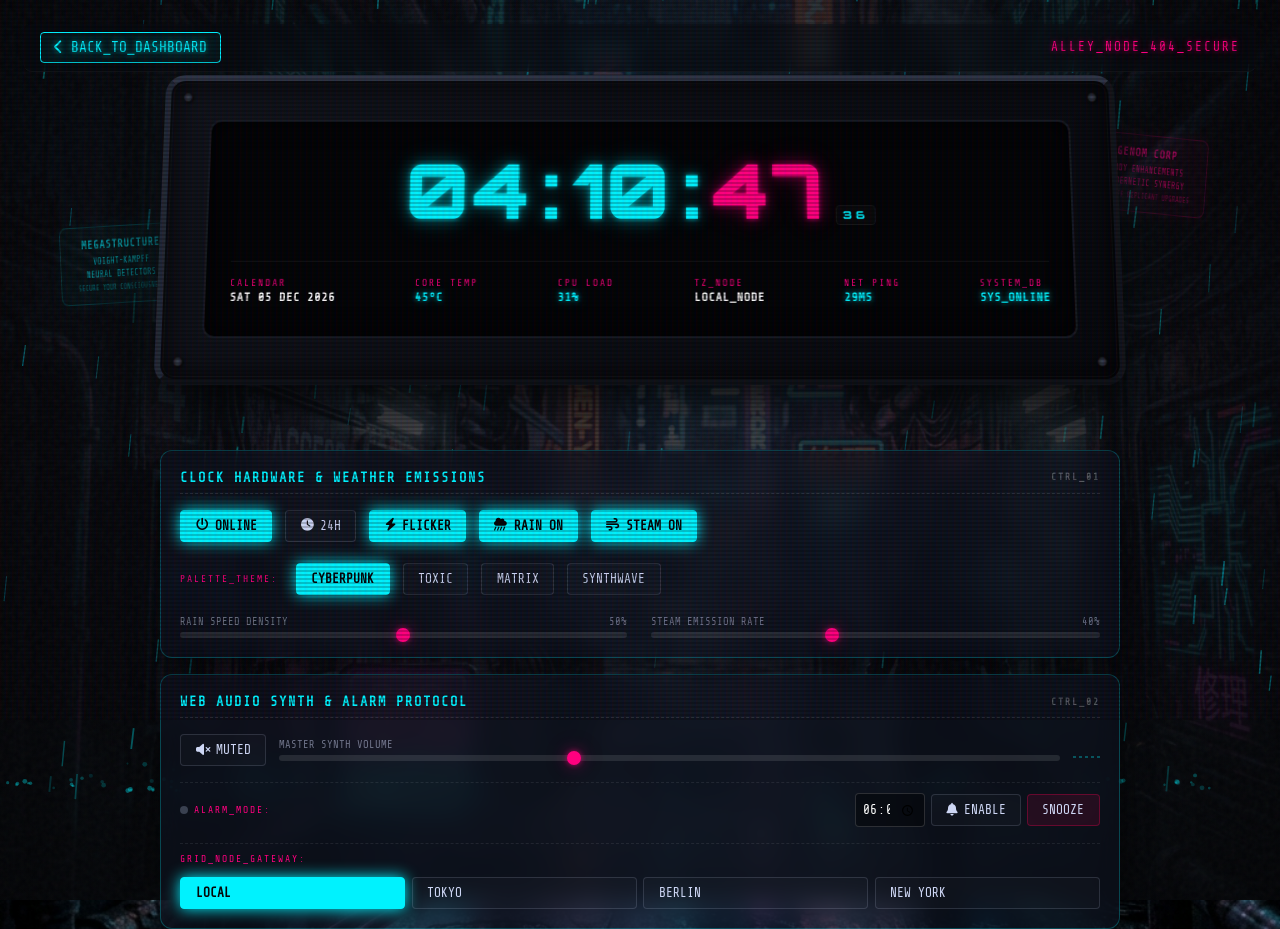
<file: neonclock/index.html>
<!DOCTYPE html>
<html lang="en">
<head>
  <meta charset="UTF-8">
  <meta name="viewport" content="width=device-width, initial-scale=1.0">
  <meta name="description" content="A futuristic cyberpunk digital wall clock mounted in a dark, grimy city alleyway. Massive glowing neon numbers, wet surface reflections, steam rising from vents, and ambient Web Audio synthesizer.">
  <title>Holographic Neon Cyber Clock - Cyberpunk Digital Wall Clock</title>
  
  <!-- FontAwesome for Icons -->
  <link rel="stylesheet" href="https://cdnjs.cloudflare.com/ajax/libs/font-awesome/6.4.0/css/all.min.css">
  <!-- Stylesheet -->
  <link rel="stylesheet" href="style.css">
</head>
<body data-theme="cyber-classic">

  <!-- Cinematic Background Filters & Layers -->
  <div class="cinematic-vignette"></div>
  <div class="cinematic-grain"></div>

  <!-- Background Environment Canvases -->
  <canvas id="steam-canvas" class="canvas-layer"></canvas>
  <canvas id="rain-canvas" class="canvas-layer"></canvas>

  <!-- Alarm Warning Overlay screen flash -->
  <div id="alarm-overlay" class="alarm-overlay-screen"></div>
  <div id="alarm-banner" class="alarm-text-banner">WARNING: ALARM INTERRUPT PROTOCOL ACTIVE</div>

  <!-- Distant Holographic Advertisements -->
  <div class="holo-ad-panel">
    <div class="holo-ad-title">Genom Corp</div>
    <div>BODY ENHANCEMENTS</div>
    <div>CYBERNETIC SYNERGY</div>
    <div style="font-size: 0.45rem; color: rgba(255,0,127,0.4); margin-top: 3px;">70% OFF REPLICANT UPGRADES</div>
  </div>

  <div class="holo-ad-panel blue">
    <div class="holo-ad-title">Megastructure</div>
    <div>VOIGHT-KAMPFF</div>
    <div>NEURAL DETECTORS</div>
    <div style="font-size: 0.45rem; color: rgba(0,242,254,0.4); margin-top: 3px;">SECURE YOUR CONSCIOUSNESS</div>
  </div>

  <!-- Main App Wrapper -->
  <div class="app-container">

    <!-- Top Header System Bar -->
    <div class="header-bar">
      <a href="../index.html" class="back-btn">
        <i class="fas fa-chevron-left"></i> BACK_TO_DASHBOARD
      </a>
      <span class="sys-label font-mono">
        <span class="inline-block w-2.5 h-2.5 rounded-full bg-emerald-500 animate-pulse" style="border-radius: 50%; vertical-align: middle; margin-right: 5px;"></span>
        ALLEY_NODE_404_SECURE
      </span>
    </div>

    <!-- Main Clock Casing & Reflection Centerpiece -->
    <div class="clock-assembly-wrapper">
      
      <!-- Casing Frame representing the metal housing -->
      <div class="clock-casing">
        
        <!-- Screws in corner of housing -->
        <div class="casing-screw screw-tl"></div>
        <div class="casing-screw screw-tr"></div>
        <div class="casing-screw screw-bl"></div>
        <div class="casing-screw screw-br"></div>

        <!-- Pulse-animating SVG circuits on the weathered metal face -->
        <svg class="circuit-overlay" viewBox="0 0 800 240" xmlns="http://www.w3.org/2000/svg">
          <!-- Left side circuits -->
          <path class="circuit-path" d="M 20 40 L 100 40 L 140 80 L 180 80 L 180 120" />
          <path class="circuit-path-secondary" d="M 15 160 L 80 160 L 120 120 L 120 70" />
          <circle class="circuit-node" cx="180" cy="120" r="3" />
          <circle class="circuit-node" cx="120" cy="70" r="2.5" />
          
          <!-- Top circuits -->
          <path class="circuit-path" d="M 250 15 L 350 15 L 380 45" />
          <path class="circuit-path-secondary" d="M 520 15 L 430 15 L 400 45" />
          <circle class="circuit-node" cx="380" cy="45" r="2.5" />
          <circle class="circuit-node" cx="400" cy="45" r="2.5" />

          <!-- Right side circuits -->
          <path class="circuit-path" d="M 780 40 L 700 40 L 660 80 L 620 80 L 620 120" />
          <path class="circuit-path-secondary" d="M 785 160 L 720 160 L 680 120 L 680 70" />
          <circle class="circuit-node" cx="620" cy="120" r="3" />
          <circle class="circuit-node" cx="680" cy="70" r="2.5" />

          <!-- Bottom circuits -->
          <path class="circuit-path-secondary" d="M 280 220 L 320 220 L 340 200" />
          <path class="circuit-path" d="M 500 220 L 460 220 L 440 200" />
        </svg>

        <!-- Digital screen showing glowing numbers -->
        <div class="clock-display-screen">
          <div class="time-display flicker-active">
            <!-- Hours -->
            <span id="hours" class="time-segment flickering-fast">23</span>
            <span class="time-colon">:</span>
            <!-- Minutes -->
            <span id="minutes" class="time-segment">45</span>
            <span class="time-colon">:</span>
            <!-- Seconds -->
            <span id="seconds" class="time-segment magenta flickering-slow">07</span>
            
            <!-- Milliseconds sub-counter -->
            <span class="time-seconds">
              <span id="ms-val" class="time-ms-box">00</span>
              <span id="period" style="font-size: 0.55em; margin-left: 6px; display: none;">AM</span>
            </span>
          </div>

          <!-- Bottom details block -->
          <div class="hud-meta-panel">
            <div class="hud-item">
              <span class="hud-label">CALENDAR</span>
              <span id="date-val" class="hud-val">MON 15 JUL 26</span>
            </div>
            
            <div class="hud-item">
              <span class="hud-label">CORE TEMP</span>
              <span id="sys-temp" class="hud-val glowing">47°C</span>
            </div>

            <div class="hud-item">
              <span class="hud-label">CPU LOAD</span>
              <span id="cpu-load" class="hud-val glowing">24%</span>
            </div>

            <div class="hud-item text-center">
              <span class="hud-label">TZ_NODE</span>
              <span id="timezone-val" class="hud-val">LOCAL_NODE</span>
            </div>

            <div class="hud-item">
              <span class="hud-label">NET PING</span>
              <span id="net-ping" class="hud-val glowing">14MS</span>
            </div>

            <div class="hud-item text-right">
              <span class="hud-label">SYSTEM_DB</span>
              <span id="db-status" class="hud-val glowing">SYS_ONLINE</span>
            </div>
          </div>
        </div>

      </div>

      <!-- Wet surface floor reflection mapping -->
      <div class="reflection-floor-container">
        <div class="reflected-clock">
          <div id="ref-digits" class="reflected-digits">
            23<span class="time-colon">:</span>45<span class="time-colon">:</span><span class="time-seconds">07</span>
          </div>
        </div>
      </div>

    </div>

    <!-- Bottom Interactive Dashboard Panels -->
    <div class="dashboard-grid">
      
      <!-- Control Panel 1: Hardware & Environments -->
      <div class="hud-panel">
        <div class="panel-header">
          <span>CLOCK HARDWARE & WEATHER EMISSIONS</span>
          <span style="font-size: 0.6rem; color: rgba(255, 255, 255, 0.3);">CTRL_01</span>
        </div>
        
        <div class="panel-section">
          <!-- Power switch -->
          <button id="btn-power" class="btn-cyber active">
            <i class="fas fa-power-off"></i> ONLINE
          </button>
          
          <!-- Clock Mode switch (12/24) -->
          <button id="btn-mode" class="btn-cyber">
            <i class="fas fa-clock"></i> 24H
          </button>

          <!-- Toggle gas tube flickering -->
          <button id="btn-flicker" class="btn-cyber active">
            <i class="fas fa-bolt"></i> FLICKER
          </button>

          <!-- Rain Switch -->
          <button id="btn-rain" class="btn-cyber active">
            <i class="fas fa-cloud-showers-heavy"></i> RAIN ON
          </button>

          <!-- Steam Switch -->
          <button id="btn-steam" class="btn-cyber active">
            <i class="fas fa-wind"></i> STEAM ON
          </button>
        </div>

        <div class="panel-section" style="margin-top: 5px;">
          <!-- Theme selector -->
          <span class="hud-label" style="align-self: center; margin-right: 5px;">PALETTE_THEME:</span>
          <button class="btn-cyber active theme-select" data-theme-name="cyber-classic">CYBERPUNK</button>
          <button class="btn-cyber theme-select" data-theme-name="toxic-hazard">TOXIC</button>
          <button class="btn-cyber theme-select" data-theme-name="matrix">MATRIX</button>
          <button class="btn-cyber theme-select" data-theme-name="synthwave">SYNTHWAVE</button>
        </div>

        <div class="panel-section" style="margin-top: 5px; width: 100%; display: flex; gap: 1.5rem;">
          <!-- Rain density slider -->
          <div class="slider-container">
            <div class="slider-label">
              <span>RAIN SPEED DENSITY</span>
              <span id="label-rain-density">50%</span>
            </div>
            <input type="range" id="slider-rain" class="slider-cyber" min="0" max="100" value="50">
          </div>

          <!-- Steam density slider -->
          <div class="slider-container">
            <div class="slider-label">
              <span>STEAM EMISSION RATE</span>
              <span id="label-steam-density">40%</span>
            </div>
            <input type="range" id="slider-steam" class="slider-cyber" min="0" max="100" value="40">
          </div>
        </div>
      </div>

      <!-- Control Panel 2: Synthesizers & Alarms -->
      <div class="hud-panel">
        <div class="panel-header">
          <span>WEB AUDIO SYNTH & ALARM PROTOCOL</span>
          <span style="font-size: 0.6rem; color: rgba(255, 255, 255, 0.3);">CTRL_02</span>
        </div>

        <!-- Audio controls -->
        <div class="panel-section">
          <button id="btn-audio-toggle" class="btn-cyber">
            <i class="fas fa-volume-mute"></i> MUTED
          </button>

          <div class="slider-container" style="flex-grow: 1;">
            <div class="slider-label">
              <span>MASTER SYNTH VOLUME</span>
            </div>
            <input type="range" id="slider-master-volume" class="slider-cyber" min="0" max="0.8" step="0.05" value="0.3">
          </div>

          <!-- Small audio activity visualizer bar -->
          <div id="audio-visualizer-hud" class="audio-visualizer-bar-container">
            <div class="visualizer-bar"></div>
            <div class="visualizer-bar"></div>
            <div class="visualizer-bar"></div>
            <div class="visualizer-bar"></div>
            <div class="visualizer-bar"></div>
          </div>
        </div>

        <!-- Alarm manager -->
        <div class="panel-section" style="justify-content: space-between; border-top: 1px dashed rgba(255,255,255,0.08); padding-top: 10px;">
          <div class="alarm-status-indicator">
            <div class="alarm-light" id="alarm-light-node"></div>
            <span class="hud-label">ALARM_MODE:</span>
          </div>

          <div class="alarm-input-group">
            <input type="time" id="alarm-time" class="alarm-time-input" value="06:00">
            <button id="btn-alarm-toggle" class="btn-cyber">
              <i class="fas fa-bell"></i> ENABLE
            </button>
            <button id="btn-alarm-snooze" class="btn-cyber" style="background: rgba(255, 0, 85, 0.1); border-color: rgba(255, 0, 85, 0.3);">
              SNOOZE
            </button>
          </div>
        </div>

        <!-- Timezone selection tabs -->
        <div class="panel-section" style="border-top: 1px dashed rgba(255,255,255,0.08); padding-top: 10px; width: 100%;">
          <span class="hud-label" style="align-self: center; margin-right: 5px; width: 100%;">GRID_NODE_GATEWAY:</span>
          <div style="display: flex; gap: 0.4rem; width: 100%;">
            <button class="btn-cyber active tz-select" data-tz="local" style="flex: 1;">LOCAL</button>
            <button class="btn-cyber tz-select" data-tz="tokyo" style="flex: 1;">TOKYO</button>
            <button class="btn-cyber tz-select" data-tz="berlin" style="flex: 1;">BERLIN</button>
            <button class="btn-cyber tz-select" data-tz="york" style="flex: 1;">NEW YORK</button>
          </div>
        </div>
      </div>

    </div>

  </div>

  <!-- SVG Filter definitions for ripples on wet floor reflection -->
  <svg style="position: absolute; width: 0; height: 0; overflow: hidden;" xmlns="http://www.w3.org/2000/svg">
    <defs>
      <filter id="ripple-filter">
        <!-- Generates fractal wave noise -->
        <feTurbulence type="fractalNoise" baseFrequency="0.02 0.08" numOctaves="1" result="noise" seed="1" />
        <!-- Displaces the input graphic based on red & green channels of the wave noise -->
        <feDisplacementMap in="SourceGraphic" in2="noise" scale="12" xChannelSelector="R" yChannelSelector="G" />
      </filter>
    </defs>
  </svg>

  <!-- Interactive JavaScript Logic -->
  <script src="clock.js"></script>
</body>
</html>
</file>
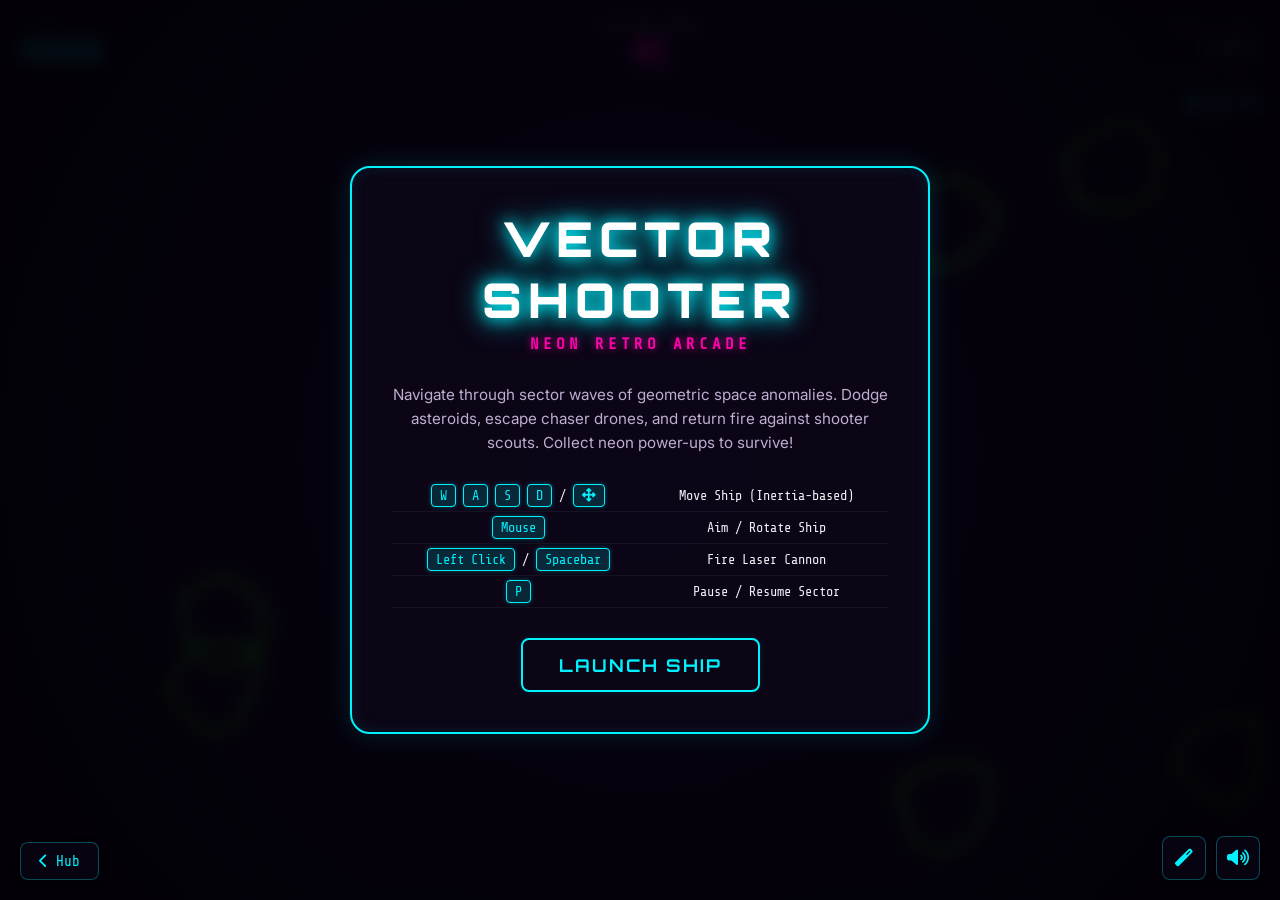
<file: spacevectorshooter/index.html>
<!DOCTYPE html>
<html lang="en">
<head>
  <meta charset="UTF-8">
  <meta name="viewport" content="width=device-width, initial-scale=1.0">
  <title>Space Vector Shooter - Neon Retro Arcade</title>
  
  <!-- Google Fonts: Orbitron for titles/HUD, Share Tech Mono for cyber-retro counters, Inter for text -->
  <link rel="preconnect" href="https://fonts.googleapis.com">
  <link rel="preconnect" href="https://fonts.gstatic.com" crossorigin>
  <link href="https://fonts.googleapis.com/css2?family=Inter:wght@300;400;600&family=Orbitron:wght@500;700;900&family=Share+Tech+Mono&display=swap" rel="stylesheet">
  
  <!-- FontAwesome for Icons -->
  <link rel="stylesheet" href="https://cdnjs.cloudflare.com/ajax/libs/font-awesome/6.4.0/css/all.min.css">

  <style>
    :root {
      --bg-dark: #05020a;
      --accent-cyan: #00f2fe;
      --accent-pink: #ff00aa;
      --accent-green: #39ff14;
      --accent-yellow: #ffaa00;
      --accent-red: #ff3333;
      --panel-bg: rgba(12, 6, 24, 0.85);
      --panel-border: rgba(0, 242, 254, 0.2);
      --panel-border-pink: rgba(255, 0, 170, 0.25);
    }

    * {
      box-sizing: border-box;
      margin: 0;
      padding: 0;
      user-select: none;
      -webkit-user-select: none;
    }

    body, html {
      width: 100%;
      height: 100%;
      overflow: hidden;
      background-color: var(--bg-dark);
      color: #f3f0f7;
      font-family: 'Inter', sans-serif;
    }

    /* Container holding the absolute layered canvas and overlays */
    #game-container {
      position: relative;
      width: 100%;
      height: 100%;
      background: radial-gradient(circle at center, #100624 0%, #030107 100%);
    }

    canvas {
      display: block;
      width: 100%;
      height: 100%;
      position: absolute;
      top: 0;
      left: 0;
      z-index: 1;
    }

    /* Absolute Screens Overlay */
    .screen-overlay {
      position: absolute;
      inset: 0;
      z-index: 10;
      display: flex;
      flex-direction: column;
      align-items: center;
      justify-content: center;
      background: radial-gradient(circle, rgba(7, 3, 15, 0.75) 0%, rgba(3, 1, 7, 0.95) 100%);
      backdrop-filter: blur(8px);
      -webkit-backdrop-filter: blur(8px);
      opacity: 0;
      pointer-events: none;
      transition: opacity 0.4s cubic-bezier(0.25, 0.46, 0.45, 0.94);
    }

    .screen-overlay.active {
      opacity: 1;
      pointer-events: auto;
    }

    /* Cyber Glass Card */
    .glass-card {
      background: var(--panel-bg);
      border: 2px solid var(--accent-cyan);
      box-shadow: 0 0 25px rgba(0, 242, 254, 0.15), inset 0 0 15px rgba(0, 242, 254, 0.1);
      border-radius: 20px;
      padding: 40px;
      width: 90%;
      max-width: 580px;
      text-align: center;
      position: relative;
      animation: pulse-border 4s infinite alternate;
    }

    .glass-card.pink-variant {
      border-color: var(--accent-pink);
      box-shadow: 0 0 25px rgba(255, 0, 170, 0.15), inset 0 0 15px rgba(255, 0, 170, 0.1);
      animation: pulse-border-pink 4s infinite alternate;
    }

    @keyframes pulse-border {
      0% { border-color: rgba(0, 242, 254, 0.3); box-shadow: 0 0 15px rgba(0, 242, 254, 0.1); }
      100% { border-color: rgba(0, 242, 254, 0.9); box-shadow: 0 0 30px rgba(0, 242, 254, 0.25); }
    }
    @keyframes pulse-border-pink {
      0% { border-color: rgba(255, 0, 170, 0.3); box-shadow: 0 0 15px rgba(255, 0, 170, 0.1); }
      100% { border-color: rgba(255, 0, 170, 0.9); box-shadow: 0 0 30px rgba(255, 0, 170, 0.25); }
    }

    /* Typography */
    .game-title {
      font-family: 'Orbitron', sans-serif;
      font-weight: 900;
      font-size: 3rem;
      letter-spacing: 6px;
      color: #fff;
      text-transform: uppercase;
      text-shadow: 0 0 15px var(--accent-cyan), 0 0 30px var(--accent-cyan);
      margin-bottom: 5px;
      position: relative;
    }

    .game-subtitle {
      font-family: 'Share Tech Mono', monospace;
      font-size: 1rem;
      color: var(--accent-pink);
      letter-spacing: 4px;
      text-transform: uppercase;
      margin-bottom: 30px;
      text-shadow: 0 0 8px rgba(255, 0, 170, 0.7);
    }

    .card-text {
      font-size: 0.95rem;
      line-height: 1.6;
      color: #bfaecf;
      margin-bottom: 25px;
    }

    /* Key Controls Guide Table */
    .controls-guide {
      margin: 20px auto 30px;
      width: 100%;
      border-collapse: collapse;
      font-family: 'Share Tech Mono', monospace;
      font-size: 0.85rem;
    }

    .controls-guide td {
      padding: 8px 10px;
      border-bottom: 1px solid rgba(255, 255, 255, 0.05);
    }

    .key-badge {
      background: rgba(0, 242, 254, 0.15);
      border: 1px solid var(--accent-cyan);
      color: var(--accent-cyan);
      padding: 3px 8px;
      border-radius: 4px;
      box-shadow: 0 0 5px rgba(0, 242, 254, 0.3);
    }

    /* Buttons */
    .cyber-btn {
      font-family: 'Orbitron', sans-serif;
      font-weight: 700;
      font-size: 1.1rem;
      letter-spacing: 2px;
      background: transparent;
      border: 2px solid var(--accent-cyan);
      color: var(--accent-cyan);
      padding: 14px 36px;
      border-radius: 8px;
      cursor: pointer;
      text-transform: uppercase;
      transition: all 0.3s ease;
      box-shadow: 0 0 10px rgba(0, 242, 254, 0.1);
      position: relative;
      overflow: hidden;
    }

    .cyber-btn:hover {
      background: var(--accent-cyan);
      color: var(--bg-dark);
      box-shadow: 0 0 25px var(--accent-cyan);
      transform: scale(1.03);
    }

    .cyber-btn:active {
      transform: scale(0.97);
    }

    .cyber-btn.pink-btn {
      border-color: var(--accent-pink);
      color: var(--accent-pink);
      box-shadow: 0 0 10px rgba(255, 0, 170, 0.1);
    }

    .cyber-btn.pink-btn:hover {
      background: var(--accent-pink);
      color: #fff;
      box-shadow: 0 0 25px var(--accent-pink);
    }

    /* Game HUD overlay */
    #hud {
      position: absolute;
      top: 0;
      left: 0;
      width: 100%;
      padding: 20px;
      z-index: 5;
      display: flex;
      justify-content: space-between;
      align-items: flex-start;
      pointer-events: none;
      font-family: 'Share Tech Mono', monospace;
    }

    .hud-block {
      display: flex;
      flex-direction: column;
    }

    .hud-label {
      font-size: 0.8rem;
      color: #837b90;
      letter-spacing: 2px;
      text-transform: uppercase;
    }

    .hud-value {
      font-size: 1.8rem;
      font-weight: bold;
      color: var(--accent-cyan);
      text-shadow: 0 0 10px rgba(0, 242, 254, 0.6);
      margin-top: 2px;
    }

    .hud-value.wave-text {
      color: var(--accent-pink);
      text-shadow: 0 0 10px rgba(255, 0, 170, 0.6);
    }

    /* Power-ups Panel */
    #powerups-hud {
      display: flex;
      flex-direction: column;
      gap: 8px;
      margin-top: 15px;
    }

    .powerup-bar-container {
      width: 130px;
      background: rgba(255, 255, 255, 0.05);
      border: 1px solid rgba(255, 255, 255, 0.1);
      border-radius: 4px;
      padding: 2px;
      display: flex;
      align-items: center;
      gap: 6px;
      opacity: 0;
      transform: translateX(-15px);
      transition: all 0.3s ease;
    }

    .powerup-bar-container.active {
      opacity: 1;
      transform: translateX(0);
    }

    .powerup-symbol {
      font-weight: bold;
      font-size: 0.75rem;
      width: 16px;
      height: 16px;
      border-radius: 3px;
      display: flex;
      align-items: center;
      justify-content: center;
      color: var(--bg-dark);
    }

    .powerup-bar {
      flex-grow: 1;
      height: 6px;
      border-radius: 2px;
      width: 100%;
      transform-origin: left;
      transition: transform 0.1s linear;
    }

    /* Power-up specifics */
    .pu-shield .powerup-symbol { background: var(--accent-green); }
    .pu-shield .powerup-bar { background: var(--accent-green); box-shadow: 0 0 5px var(--accent-green); }
    .pu-spread .powerup-symbol { background: var(--accent-yellow); }
    .pu-spread .powerup-bar { background: var(--accent-yellow); box-shadow: 0 0 5px var(--accent-yellow); }
    .pu-rapid .powerup-symbol { background: var(--accent-pink); }
    .pu-rapid .powerup-bar { background: var(--accent-pink); box-shadow: 0 0 5px var(--accent-pink); }

    /* Lives representation */
    #lives-container {
      display: flex;
      gap: 6px;
      margin-top: 5px;
    }

    .life-icon {
      width: 22px;
      height: 22px;
      display: inline-block;
      filter: drop-shadow(0 0 4px var(--accent-cyan));
    }

    /* Floating action settings */
    #settings-panel {
      position: absolute;
      bottom: 20px;
      right: 20px;
      z-index: 20;
      display: flex;
      gap: 10px;
    }

    .settings-btn {
      width: 44px;
      height: 44px;
      background: rgba(10, 5, 20, 0.7);
      border: 1px solid rgba(0, 242, 254, 0.3);
      border-radius: 8px;
      color: var(--accent-cyan);
      display: flex;
      align-items: center;
      justify-content: center;
      cursor: pointer;
      font-size: 1.1rem;
      transition: all 0.2s ease;
      box-shadow: 0 4px 10px rgba(0, 0, 0, 0.3);
    }

    .settings-btn:hover {
      background: var(--accent-cyan);
      color: var(--bg-dark);
      box-shadow: 0 0 15px rgba(0, 242, 254, 0.4);
      transform: translateY(-2px);
    }

    .settings-btn:active {
      transform: translateY(0);
    }

    .settings-btn.disabled {
      color: #837b90;
      border-color: rgba(255, 255, 255, 0.1);
    }

    /* Back Link to Hub Dashboard */
    #back-to-hub {
      position: absolute;
      bottom: 20px;
      left: 20px;
      z-index: 20;
      font-family: 'Share Tech Mono', monospace;
      font-size: 0.9rem;
      color: var(--accent-cyan);
      text-decoration: none;
      display: flex;
      align-items: center;
      gap: 8px;
      background: rgba(10, 5, 20, 0.7);
      border: 1px solid rgba(0, 242, 254, 0.3);
      padding: 10px 18px;
      border-radius: 8px;
      box-shadow: 0 4px 10px rgba(0,0,0,0.3);
      transition: all 0.2s ease;
    }

    #back-to-hub:hover {
      background: var(--accent-cyan);
      color: var(--bg-dark);
      box-shadow: 0 0 15px rgba(0, 242, 254, 0.4);
      transform: translateY(-2px);
    }

    /* High Scores display list */
    .high-scores-list {
      margin-top: 15px;
      text-align: left;
      font-family: 'Share Tech Mono', monospace;
      width: 100%;
    }

    .high-scores-row {
      display: flex;
      justify-content: space-between;
      padding: 4px 0;
      border-bottom: 1px dotted rgba(255,255,255,0.08);
      font-size: 0.9rem;
    }

    .high-scores-row.current-row {
      color: var(--accent-cyan);
      font-weight: bold;
    }

    .high-scores-header {
      font-weight: bold;
      border-bottom: 2px solid rgba(0, 242, 254, 0.3);
      padding-bottom: 6px;
      margin-bottom: 8px;
      text-transform: uppercase;
      font-size: 0.85rem;
      color: #837b90;
    }

    /* Game Over Input fields */
    .score-input-container {
      margin: 15px 0 25px;
      display: flex;
      gap: 10px;
      justify-content: center;
      width: 100%;
    }

    .score-input {
      background: rgba(0,0,0,0.4);
      border: 1px solid rgba(0, 242, 254, 0.4);
      border-radius: 6px;
      padding: 10px 15px;
      color: #fff;
      font-family: 'Share Tech Mono', monospace;
      font-size: 1.1rem;
      text-align: center;
      width: 180px;
      text-transform: uppercase;
    }

    .score-input:focus {
      outline: none;
      border-color: var(--accent-cyan);
      box-shadow: 0 0 10px rgba(0, 242, 254, 0.3);
    }

    /* Pause Indicator Banner */
    #pause-banner {
      position: absolute;
      top: 30%;
      left: 50%;
      transform: translate(-50%, -50%);
      z-index: 8;
      font-family: 'Orbitron', sans-serif;
      font-size: 3rem;
      font-weight: 900;
      letter-spacing: 8px;
      color: var(--accent-yellow);
      text-shadow: 0 0 20px rgba(255, 170, 0, 0.6);
      text-transform: uppercase;
      opacity: 0;
      pointer-events: none;
      transition: opacity 0.3s ease;
    }

    #pause-banner.active {
      opacity: 1;
    }
  </style>
</head>
<body>

  <div id="game-container">
    <!-- Play Game Canvas -->
    <canvas id="gameCanvas"></canvas>

    <!-- HUD Overlay -->
    <div id="hud">
      <!-- Left side: Score and active powerups -->
      <div class="hud-block">
        <span class="hud-label">Score</span>
        <span id="score-val" class="hud-value">00000</span>
        
        <div id="powerups-hud">
          <div id="pu-shield" class="powerup-bar-container pu-shield">
            <span class="powerup-symbol">S</span>
            <div class="powerup-bar" id="pb-shield"></div>
          </div>
          <div id="pu-spread" class="powerup-bar-container pu-spread">
            <span class="powerup-symbol">M</span>
            <div class="powerup-bar" id="pb-spread"></div>
          </div>
          <div id="pu-rapid" class="powerup-bar-container pu-rapid">
            <span class="powerup-symbol">R</span>
            <div class="powerup-bar" id="pb-rapid"></div>
          </div>
        </div>
      </div>

      <!-- Center: Wave details -->
      <div class="hud-block" style="text-align: center;">
        <span class="hud-label">Sector Wave</span>
        <span id="wave-val" class="hud-value wave-text">01</span>
      </div>

      <!-- Right: High Score & Lives -->
      <div class="hud-block" style="text-align: right; align-items: flex-end;">
        <span class="hud-label">High Score</span>
        <span id="high-score-val" class="hud-value" style="font-size: 1.4rem; color: #837b90; text-shadow:none;">00000</span>
        <span class="hud-label" style="margin-top: 10px;">Shields Left</span>
        <div id="lives-container">
          <!-- Populated dynamically with vector SVG ship icons -->
        </div>
      </div>
    </div>

    <!-- Pause Banner -->
    <div id="pause-banner">PAUSED</div>

    <!-- 1. Start Screen Menu -->
    <div id="start-screen" class="screen-overlay active">
      <div class="glass-card">
        <h1 class="game-title">Vector Shooter</h1>
        <h2 class="game-subtitle">Neon Retro Arcade</h2>
        
        <p class="card-text">
          Navigate through sector waves of geometric space anomalies. Dodge asteroids, escape chaser drones, and return fire against shooter scouts. Collect neon power-ups to survive!
        </p>

        <table class="controls-guide">
          <tr>
            <td><span class="key-badge">W</span> <span class="key-badge">A</span> <span class="key-badge">S</span> <span class="key-badge">D</span> / <span class="key-badge"><i class="fas fa-arrows-alt"></i></span></td>
            <td>Move Ship (Inertia-based)</td>
          </tr>
          <tr>
            <td><span class="key-badge">Mouse</span></td>
            <td>Aim / Rotate Ship</td>
          </tr>
          <tr>
            <td><span class="key-badge">Left Click</span> / <span class="key-badge">Spacebar</span></td>
            <td>Fire Laser Cannon</td>
          </tr>
          <tr>
            <td><span class="key-badge">P</span></td>
            <td>Pause / Resume Sector</td>
          </tr>
        </table>

        <button id="start-btn" class="cyber-btn">Launch Ship</button>
      </div>
    </div>

    <!-- 2. Game Over Screen -->
    <div id="gameover-screen" class="screen-overlay">
      <div class="glass-card pink-variant">
        <h1 class="game-title" style="text-shadow: 0 0 15px var(--accent-pink), 0 0 30px var(--accent-pink);">Ship Destroyed</h1>
        <h2 class="game-subtitle" style="color: var(--accent-cyan); text-shadow: 0 0 8px rgba(0, 242, 254, 0.7);">Mission Over</h2>
        
        <p class="card-text" id="final-stats-text" style="font-family: 'Share Tech Mono', monospace; font-size: 1.1rem; color: #fff;">
          SCORE: <span class="accent-glow" style="color: var(--accent-cyan);">00000</span><br>WAVES CLEARED: <span style="color: var(--accent-pink);">0</span>
        </p>

        <!-- New High Score input -->
        <div id="new-high-score-container" style="display:none; flex-direction:column; align-items:center;">
          <p style="color: var(--accent-green); font-family:'Share Tech Mono', monospace; font-size: 1.1rem; margin-bottom: 8px; text-shadow: 0 0 8px rgba(57,255,20,0.5);">
            <i class="fas fa-trophy"></i> NEW HIGH SCORE IN SECTOR!
          </p>
          <div class="score-input-container">
            <input type="text" id="player-name-input" class="score-input" maxlength="8" placeholder="PILOT_ID" value="PILOT">
          </div>
        </div>

        <!-- High Score List -->
        <div class="high-scores-list" id="high-scores-box">
          <div class="high-scores-header">Top Pilots Leaderboard</div>
          <div id="leaderboard-rows">
            <!-- Dynamically populated rows -->
          </div>
        </div>

        <button id="restart-btn" class="cyber-btn pink-btn" style="margin-top: 30px; width: 100%;">Restart Simulation</button>
      </div>
    </div>

    <!-- Left & Right Floating Settings Panel -->
    <div id="settings-panel">
      <div id="quality-toggle" class="settings-btn" title="Toggle Visual Glow Quality (FPS Boost)"><i class="fas fa-magic"></i></div>
      <div id="mute-toggle" class="settings-btn" title="Toggle Audio Synth Output"><i class="fas fa-volume-up"></i></div>
    </div>

    <!-- Back to Hub Link -->
    <a href="../index.html" id="back-to-hub">
      <i class="fas fa-chevron-left"></i> Hub
    </a>
  </div>

  <!-- JavaScript Retro Arcade Logic -->
  <script>
    // -------------------------------------------------------------
    // 1. SOUND GENERATOR ENGINE (WEB AUDIO PROCEDURAL SYNTH)
    // -------------------------------------------------------------
    class RetroSynth {
      constructor() {
        this.ctx = null;
        this.muted = false;
        this.thrustOsc = null;
        this.thrustGain = null;
        this.filter = null;
      }

      init() {
        if (this.ctx) return;
        try {
          this.ctx = new (window.AudioContext || window.webkitAudioContext)();
          this.setupThrustSynth();
        } catch (e) {
          console.warn("Web Audio API is not supported on this browser.", e);
        }
      }

      setupThrustSynth() {
        if (!this.ctx) return;
        
        // Low triangle rumble representing ship engine thrust
        this.thrustOsc = this.ctx.createOscillator();
        this.thrustOsc.type = 'triangle';
        this.thrustOsc.frequency.setValueAtTime(45, this.ctx.currentTime);
        
        // Warm lowpass filter to remove harsh clicking high harmonics
        this.filter = this.ctx.createBiquadFilter();
        this.filter.type = 'lowpass';
        this.filter.frequency.setValueAtTime(140, this.ctx.currentTime);
        
        // Main gain volume node, starting silent
        this.thrustGain = this.ctx.createGain();
        this.thrustGain.gain.setValueAtTime(0, this.ctx.currentTime);
        
        this.thrustOsc.connect(this.filter);
        this.filter.connect(this.thrustGain);
        this.thrustGain.connect(this.ctx.destination);
        
        this.thrustOsc.start();
      }

      setThrust(active, speedRatio = 0) {
        if (!this.ctx) return;
        if (this.ctx.state === 'suspended') {
          this.ctx.resume();
        }
        if (!this.thrustGain) return;

        const now = this.ctx.currentTime;
        if (active && !this.muted) {
          // Dynamic frequency adjustment: engine pitches up slightly as speed increases
          const targetFreq = 42 + speedRatio * 32;
          this.thrustOsc.frequency.setTargetAtTime(targetFreq, now, 0.08);
          // Set volume rumble
          this.thrustGain.gain.setTargetAtTime(0.18, now, 0.08);
        } else {
          // Fade engine volume out smoothly to avoid pops
          this.thrustGain.gain.setTargetAtTime(0, now, 0.15);
        }
      }

      laser() {
        if (!this.ctx || this.muted) return;
        if (this.ctx.state === 'suspended') this.ctx.resume();
        
        const now = this.ctx.currentTime;
        const osc = this.ctx.createOscillator();
        const gain = this.ctx.createGain();
        
        // Vintage arcade laser sweep: high frequency sweeping down quickly
        osc.type = 'sawtooth';
        osc.frequency.setValueAtTime(800, now);
        osc.frequency.exponentialRampToValueAtTime(120, now + 0.14);
        
        // Filter to round out the harsh sawtooth edges
        const filter = this.ctx.createBiquadFilter();
        filter.type = 'lowpass';
        filter.frequency.setValueAtTime(1100, now);
        
        // Attack/Decay envelope
        gain.gain.setValueAtTime(0.14, now);
        gain.gain.exponentialRampToValueAtTime(0.01, now + 0.15);
        
        osc.connect(filter);
        filter.connect(gain);
        gain.connect(this.ctx.destination);
        
        osc.start(now);
        osc.stop(now + 0.16);
      }

      enemyLaser() {
        if (!this.ctx || this.muted) return;
        if (this.ctx.state === 'suspended') this.ctx.resume();
        
        const now = this.ctx.currentTime;
        const osc = this.ctx.createOscillator();
        const gain = this.ctx.createGain();
        
        // Lower pitched triangle sweep for heavy alien projectiles
        osc.type = 'triangle';
        osc.frequency.setValueAtTime(320, now);
        osc.frequency.exponentialRampToValueAtTime(80, now + 0.22);
        
        // Gain envelope
        gain.gain.setValueAtTime(0.12, now);
        gain.gain.exponentialRampToValueAtTime(0.01, now + 0.23);
        
        osc.connect(gain);
        gain.connect(this.ctx.destination);
        
        osc.start(now);
        osc.stop(now + 0.24);
      }

      explosion(size = 'medium') {
        if (!this.ctx || this.muted) return;
        if (this.ctx.state === 'suspended') this.ctx.resume();
        
        const now = this.ctx.currentTime;
        let duration = 0.35;
        let vol = 0.25;
        let filterFreq = 500;
        
        if (size === 'large') {
          duration = 0.75;
          vol = 0.35;
          filterFreq = 300;
        } else if (size === 'small') {
          duration = 0.18;
          vol = 0.15;
          filterFreq = 800;
        }
        
        // Procedurally build a white noise buffer
        const bufferSize = this.ctx.sampleRate * duration;
        const noiseBuffer = this.ctx.createBuffer(1, bufferSize, this.ctx.sampleRate);
        const output = noiseBuffer.getChannelData(0);
        for (let i = 0; i < bufferSize; i++) {
          output[i] = Math.random() * 2 - 1;
        }
        
        const source = this.ctx.createBufferSource();
        source.buffer = noiseBuffer;
        
        // Filter sweeps down dynamically for a deep, rumbly bass explosion
        const filter = this.ctx.createBiquadFilter();
        filter.type = 'lowpass';
        filter.frequency.setValueAtTime(filterFreq, now);
        filter.frequency.exponentialRampToValueAtTime(30, now + duration - 0.05);
        
        // Exponential volume decay
        const gain = this.ctx.createGain();
        gain.gain.setValueAtTime(vol, now);
        gain.gain.exponentialRampToValueAtTime(0.01, now + duration);
        
        source.connect(filter);
        filter.connect(gain);
        gain.connect(this.ctx.destination);
        
        source.start(now);
        source.stop(now + duration + 0.05);
      }

      damage() {
        if (!this.ctx || this.muted) return;
        if (this.ctx.state === 'suspended') this.ctx.resume();
        
        const now = this.ctx.currentTime;
        const osc = this.ctx.createOscillator();
        const gain = this.ctx.createGain();
        
        // Glitchy alarm pitch bend
        osc.type = 'sawtooth';
        osc.frequency.setValueAtTime(140, now);
        osc.frequency.linearRampToValueAtTime(350, now + 0.08);
        osc.frequency.linearRampToValueAtTime(90, now + 0.22);
        
        gain.gain.setValueAtTime(0.3, now);
        gain.gain.exponentialRampToValueAtTime(0.01, now + 0.23);
        
        osc.connect(gain);
        gain.connect(this.ctx.destination);
        
        osc.start(now);
        osc.stop(now + 0.24);
      }

      powerup() {
        if (!this.ctx || this.muted) return;
        if (this.ctx.state === 'suspended') this.ctx.resume();
        
        const now = this.ctx.currentTime;
        const arpeggio = [261.63, 329.63, 392.00, 523.25, 659.25, 783.99]; // C major 7 arpeggio
        
        arpeggio.forEach((freq, i) => {
          const osc = this.ctx.createOscillator();
          const gain = this.ctx.createGain();
          const noteTime = now + i * 0.06;
          
          osc.type = 'sine';
          osc.frequency.setValueAtTime(freq, noteTime);
          
          gain.gain.setValueAtTime(0.12, noteTime);
          gain.gain.exponentialRampToValueAtTime(0.01, noteTime + 0.16);
          
          osc.connect(gain);
          gain.connect(this.ctx.destination);
          
          osc.start(noteTime);
          osc.stop(noteTime + 0.18);
        });
      }

      shieldHit() {
        if (!this.ctx || this.muted) return;
        if (this.ctx.state === 'suspended') this.ctx.resume();
        
        const now = this.ctx.currentTime;
        const osc = this.ctx.createOscillator();
        const filter = this.ctx.createBiquadFilter();
        const gain = this.ctx.createGain();
        
        osc.type = 'sine';
        osc.frequency.setValueAtTime(400, now);
        
        // High resonance bandpass sweep representing shimmering energy deflection
        filter.type = 'bandpass';
        filter.Q.setValueAtTime(20, now);
        filter.frequency.setValueAtTime(1600, now);
        filter.frequency.exponentialRampToValueAtTime(350, now + 0.18);
        
        gain.gain.setValueAtTime(0.25, now);
        gain.gain.exponentialRampToValueAtTime(0.01, now + 0.18);
        
        osc.connect(filter);
        filter.connect(gain);
        gain.connect(this.ctx.destination);
        
        osc.start(now);
        osc.stop(now + 0.2);
      }
    }

    const audio = new RetroSynth();

    // -------------------------------------------------------------
    // 2. PARALLAX STARFIELD & CANVAS UTILITIES
    // -------------------------------------------------------------
    const canvas = document.getElementById('gameCanvas');
    const ctx = canvas.getContext('2d');

    let glowEnabled = true;

    function resizeCanvas() {
      canvas.width = window.innerWidth;
      canvas.height = window.innerHeight;
    }
    window.addEventListener('resize', resizeCanvas);
    resizeCanvas();

    class Star {
      constructor() {
        this.reset(true);
      }

      reset(randomizeX = false) {
        this.x = randomizeX ? Math.random() * canvas.width : (Math.random() > 0.5 ? 0 : canvas.width);
        this.y = Math.random() * canvas.height;
        this.depth = Math.random() * 0.75 + 0.15; // Parallax speed factor
        this.size = this.depth * 2.2;
        
        // Give stars soft neon tints
        const rand = Math.random();
        if (rand < 0.12) {
          this.color = `rgba(0, 242, 254, ${this.depth * 0.8})`; // Cyan
        } else if (rand < 0.24) {
          this.color = `rgba(255, 0, 170, ${this.depth * 0.8})`; // Pink
        } else {
          this.color = `rgba(255, 255, 255, ${this.depth * 0.7})`; // White
        }
      }

      update(playerVx, playerVy, driftX, driftY) {
        // Star movement is influenced by background drift + player velocity inverted (parallax)
        this.x -= (driftX + playerVx * this.depth * 0.2);
        this.y -= (driftY + playerVy * this.depth * 0.2);

        // Wrap around bounds
        if (this.x < 0) this.x = canvas.width;
        if (this.x > canvas.width) this.x = 0;
        if (this.y < 0) this.y = canvas.height;
        if (this.y > canvas.height) this.y = 0;
      }

      draw(ctx) {
        ctx.fillStyle = this.color;
        ctx.fillRect(this.x, this.y, this.size, this.size);
      }
    }

    const starfield = [];
    for (let i = 0; i < 90; i++) {
      starfield.push(new Star());
    }

    // -------------------------------------------------------------
    // 3. GAME OBJECT CLASS DEFINITIONS
    // -------------------------------------------------------------

    // Particle class for fragment shatters
    class Particle {
      constructor(x, y, vx, vy, color, lifetime = 50) {
        this.x = x;
        this.y = y;
        this.vx = vx;
        this.vy = vy;
        this.color = color;
        this.maxLife = lifetime + Math.random() * 25;
        this.life = this.maxLife;
        this.friction = 0.975;
        
        // Spin and line length properties (simulates shattering wireframes)
        this.length = Math.random() * 8 + 4;
        this.angle = Math.random() * Math.PI * 2;
        this.spin = (Math.random() - 0.5) * 0.2;
      }

      update() {
        this.x += this.vx;
        this.y += this.vy;
        this.vx *= this.friction;
        this.vy *= this.friction;
        this.angle += this.spin;
        this.life--;
      }

      draw(ctx) {
        const opacity = Math.max(0, this.life / this.maxLife);
        ctx.save();
        ctx.translate(this.x, this.y);
        ctx.rotate(this.angle);
        ctx.strokeStyle = this.color;
        ctx.lineWidth = 1.8;
        ctx.globalAlpha = opacity;
        
        if (glowEnabled) {
          ctx.shadowBlur = 6;
          ctx.shadowColor = this.color;
        }

        ctx.beginPath();
        ctx.moveTo(-this.length / 2, 0);
        ctx.lineTo(this.length / 2, 0);
        ctx.stroke();
        ctx.restore();
      }
    }

    // Player Laser class
    class Laser {
      constructor(x, y, angle, speed, owner = 'player', color = '#00f2fe') {
        this.x = x;
        this.y = y;
        this.vx = Math.cos(angle) * speed;
        this.vy = Math.sin(angle) * speed;
        this.angle = angle;
        this.owner = owner;
        this.color = color;
        this.radius = 2.5;
        this.life = 60; // Frames before disappearing
        this.length = 14;
      }

      update() {
        this.x += this.vx;
        this.y += this.vy;
        this.life--;

        // Wrap boundaries
        if (this.x < -this.radius) this.x = canvas.width + this.radius;
        if (this.x > canvas.width + this.radius) this.x = -this.radius;
        if (this.y < -this.radius) this.y = canvas.height + this.radius;
        if (this.y > canvas.height + this.radius) this.y = -this.radius;
      }

      draw(ctx) {
        ctx.save();
        ctx.translate(this.x, this.y);
        ctx.rotate(this.angle);
        ctx.strokeStyle = this.color;
        ctx.lineWidth = 2.5;
        
        if (glowEnabled) {
          ctx.shadowBlur = 10;
          ctx.shadowColor = this.color;
        }

        ctx.beginPath();
        ctx.moveTo(-this.length, 0);
        ctx.lineTo(0, 0);
        ctx.stroke();
        ctx.restore();
      }
    }

    // Floating text indicator
    class FloatingText {
      constructor(x, y, text, color) {
        this.x = x;
        this.y = y;
        this.text = text;
        this.color = color;
        this.vy = -1.2;
        this.maxLife = 50;
        this.life = this.maxLife;
      }

      update() {
        this.y += this.vy;
        this.life--;
      }

      draw(ctx) {
        const opacity = Math.max(0, this.life / this.maxLife);
        ctx.save();
        ctx.translate(this.x, this.y);
        ctx.fillStyle = this.color;
        ctx.globalAlpha = opacity;
        ctx.font = 'bold 13px "Orbitron", sans-serif';
        ctx.textAlign = 'center';
        
        if (glowEnabled) {
          ctx.shadowBlur = 8;
          ctx.shadowColor = this.color;
        }

        ctx.fillText(this.text, 0, 0);
        ctx.restore();
      }
    }

    // Power-up capsule
    class PowerUp {
      constructor(x, y, type) {
        this.x = x;
        this.y = y;
        this.type = type; // 'shield', 'spread', 'rapid'
        this.radius = 12;
        this.vx = (Math.random() - 0.5) * 1.5;
        this.vy = (Math.random() - 0.5) * 1.5;
        this.angle = 0;
        this.rotSpeed = 0.025;
        this.life = 600; // 10 seconds before timeout decay
        this.flashThreshold = 180; // flash in final 3 seconds

        if (type === 'shield') {
          this.color = '#39ff14'; // Green
          this.char = 'S';
        } else if (type === 'spread') {
          this.color = '#ffaa00'; // Orange
          this.char = 'M'; // Multi-shot
        } else {
          this.color = '#ff00aa'; // Pink
          this.char = 'R'; // Rapid fire
        }
      }

      update() {
        this.x += this.vx;
        this.y += this.vy;
        this.angle += this.rotSpeed;
        this.life--;

        // Wrap boundaries
        if (this.x < -this.radius) this.x = canvas.width + this.radius;
        if (this.x > canvas.width + this.radius) this.x = -this.radius;
        if (this.y < -this.radius) this.y = canvas.height + this.radius;
        if (this.y > canvas.height + this.radius) this.y = -this.radius;
      }

      draw(ctx) {
        // Flash if expiring soon
        if (this.life < this.flashThreshold && Math.floor(this.life / 10) % 2 === 0) {
          return;
        }

        ctx.save();
        ctx.translate(this.x, this.y);
        ctx.rotate(this.angle);
        ctx.strokeStyle = this.color;
        ctx.lineWidth = 2;
        
        if (glowEnabled) {
          ctx.shadowBlur = 10;
          ctx.shadowColor = this.color;
        }

        // Draw hexagon frame
        ctx.beginPath();
        for (let i = 0; i < 6; i++) {
          const angle = (i / 6) * Math.PI * 2;
          const rx = Math.cos(angle) * this.radius;
          const ry = Math.sin(angle) * this.radius;
          if (i === 0) ctx.moveTo(rx, ry);
          else ctx.lineTo(rx, ry);
        }
        ctx.closePath();
        ctx.stroke();
        ctx.restore();

        // Draw character tag in center (always upright for readability)
        ctx.save();
        ctx.translate(this.x, this.y);
        ctx.fillStyle = this.color;
        ctx.font = 'bold 11px "Share Tech Mono", monospace';
        ctx.textAlign = 'center';
        ctx.textBaseline = 'middle';
        
        if (glowEnabled) {
          ctx.shadowBlur = 8;
          ctx.shadowColor = this.color;
        }

        ctx.fillText(this.char, 0, 0);
        ctx.restore();
      }
    }

    // Asteroid Space Debris
    class Asteroid {
      constructor(x, y, size = 3) {
        this.x = x;
        this.y = y;
        this.size = size; // 3: Large, 2: Medium, 1: Small
        this.radius = size === 3 ? 45 : size === 2 ? 26 : 14;
        this.color = '#39ff14'; // Neon Green
        
        // Random drift vector based on size (smaller asteroids fly faster)
        const speedMultiplier = (4 - size) * 0.7;
        this.vx = (Math.random() - 0.5) * 4 * speedMultiplier;
        this.vy = (Math.random() - 0.5) * 4 * speedMultiplier;
        
        this.angle = Math.random() * Math.PI * 2;
        this.rotSpeed = (Math.random() - 0.5) * 0.02;

        // Procedural generation of irregular rocky wireframe corners
        this.numVertices = Math.floor(Math.random() * 5) + 7; // 7-11 points
        this.offsets = [];
        for (let i = 0; i < this.numVertices; i++) {
          const angle = (i / this.numVertices) * Math.PI * 2;
          const offsetRadius = this.radius * (0.8 + Math.random() * 0.4); // 80% to 120% variance
          this.offsets.push({
            x: Math.cos(angle) * offsetRadius,
            y: Math.sin(angle) * offsetRadius
          });
        }
      }

      update() {
        this.x += this.vx;
        this.y += this.vy;
        this.angle += this.rotSpeed;

        // Wrap boundaries
        if (this.x < -this.radius) this.x = canvas.width + this.radius;
        if (this.x > canvas.width + this.radius) this.x = -this.radius;
        if (this.y < -this.radius) this.y = canvas.height + this.radius;
        if (this.y > canvas.height + this.radius) this.y = -this.radius;
      }

      draw(ctx) {
        ctx.save();
        ctx.translate(this.x, this.y);
        ctx.rotate(this.angle);
        ctx.strokeStyle = this.color;
        ctx.lineWidth = 2;

        if (glowEnabled) {
          ctx.shadowBlur = 10;
          ctx.shadowColor = this.color;
        }

        ctx.beginPath();
        ctx.moveTo(this.offsets[0].x, this.offsets[0].y);
        for (let i = 1; i < this.numVertices; i++) {
          ctx.lineTo(this.offsets[i].x, this.offsets[i].y);
        }
        ctx.closePath();
        ctx.stroke();
        ctx.restore();
      }
    }

    // Chaser Drone enemy (aggressively steers at player)
    class ChaserDrone {
      constructor(x, y) {
        this.x = x;
        this.y = y;
        this.radius = 12;
        this.color = '#ff00aa'; // Pink / Magenta
        this.vx = 0;
        this.vy = 0;
        this.maxSpeed = 3.6;
        this.accel = 0.15;
        this.angle = 0;
        this.health = 1;
      }

      update(playerX, playerY) {
        // Calculate angle to player
        const dx = playerX - this.x;
        const dy = playerY - this.y;
        const dist = Math.hypot(dx, dy);

        if (dist > 0) {
          // Steering acceleration vector towards player
          const targetVx = (dx / dist) * this.maxSpeed;
          const targetVy = (dy / dist) * this.maxSpeed;
          
          this.vx += (targetVx - this.vx) * this.accel;
          this.vy += (targetVy - this.vy) * this.accel;
        }

        this.x += this.vx;
        this.y += this.vy;
        this.angle = Math.atan2(this.vy, this.vx);

        // Wrap boundaries
        if (this.x < -this.radius) this.x = canvas.width + this.radius;
        if (this.x > canvas.width + this.radius) this.x = -this.radius;
        if (this.y < -this.radius) this.y = canvas.height + this.radius;
        if (this.y > canvas.height + this.radius) this.y = -this.radius;
      }

      draw(ctx) {
        ctx.save();
        ctx.translate(this.x, this.y);
        ctx.rotate(this.angle);
        ctx.strokeStyle = this.color;
        ctx.lineWidth = 2;

        if (glowEnabled) {
          ctx.shadowBlur = 10;
          ctx.shadowColor = this.color;
        }

        // Sleek cyber arrow outline pointing forward
        ctx.beginPath();
        ctx.moveTo(14, 0);
        ctx.lineTo(-10, -9);
        ctx.lineTo(-5, 0);
        ctx.lineTo(-10, 9);
        ctx.closePath();
        ctx.stroke();

        // Inner glowing core
        ctx.beginPath();
        ctx.arc(0, 0, 3, 0, Math.PI * 2);
        ctx.stroke();
        ctx.restore();
      }
    }

    // Shooter Scout enemy (orbits player and shoots periodically)
    class ShooterScout {
      constructor(x, y) {
        this.x = x;
        this.y = y;
        this.radius = 16;
        this.color = '#ffaa00'; // Orange
        this.vx = 0;
        this.vy = 0;
        this.maxSpeed = 2.4;
        this.accel = 0.08;
        this.angle = 0;
        this.health = 2;
        this.fireCooldown = Math.floor(Math.random() * 60) + 60; // Random offset for wave entries
        this.fireCooldownMax = 130; // ~2.2 seconds between shots
      }

      update(playerX, playerY, shootCallback) {
        const dx = playerX - this.x;
        const dy = playerY - this.y;
        const dist = Math.hypot(dx, dy);

        // Steer to maintain a medium distance (~280px) and orbit the player
        const targetDist = 280;
        this.angle = Math.atan2(dy, dx); // Look at player

        let targetVx = 0;
        let targetVy = 0;

        if (dist > 0) {
          const dirX = dx / dist;
          const dirY = dy / dist;
          
          // Tangent vector for orbital movement
          const tangentX = -dirY;
          const tangentY = dirX;

          if (dist > targetDist + 40) {
            // Steering close
            targetVx = (dirX * 0.7 + tangentX * 0.35) * this.maxSpeed;
            targetVy = (dirY * 0.7 + tangentY * 0.35) * this.maxSpeed;
          } else if (dist < targetDist - 40) {
            // Backing away
            targetVx = (-dirX * 0.7 + tangentX * 0.35) * this.maxSpeed;
            targetVy = (-dirY * 0.7 + tangentY * 0.35) * this.maxSpeed;
          } else {
            // Strictly Orbit
            targetVx = tangentX * this.maxSpeed;
            targetVy = tangentY * this.maxSpeed;
          }
        }

        // Apply steering acceleration
        this.vx += (targetVx - this.vx) * this.accel;
        this.vy += (targetVy - this.vy) * this.accel;
        this.x += this.vx;
        this.y += this.vy;

        // Wrap boundaries
        if (this.x < -this.radius) this.x = canvas.width + this.radius;
        if (this.x > canvas.width + this.radius) this.x = -this.radius;
        if (this.y < -this.radius) this.y = canvas.height + this.radius;
        if (this.y > canvas.height + this.radius) this.y = -this.radius;

        // Shooting cycle
        if (this.fireCooldown > 0) {
          this.fireCooldown--;
        } else {
          // Shoot only if in range of player
          if (dist < 650) {
            shootCallback(this.x, this.y, this.angle, 'enemy', this.color);
            audio.enemyLaser();
            this.fireCooldown = this.fireCooldownMax;
          }
        }
      }

      draw(ctx) {
        ctx.save();
        ctx.translate(this.x, this.y);
        ctx.rotate(this.angle);
        ctx.strokeStyle = this.color;
        ctx.lineWidth = 2;

        if (glowEnabled) {
          ctx.shadowBlur = 10;
          ctx.shadowColor = this.color;
        }

        // Diamond wireframe structure with backing stabilizer fin lines
        ctx.beginPath();
        ctx.moveTo(16, 0); // Nose tip
        ctx.lineTo(0, -12); // Left wing
        ctx.lineTo(-12, -5);
        ctx.lineTo(-6, 0); // Back indent
        ctx.lineTo(-12, 5);
        ctx.lineTo(0, 12); // Right wing
        ctx.closePath();
        ctx.stroke();

        // Stabilizer detail line
        ctx.beginPath();
        ctx.moveTo(-6, 0);
        ctx.lineTo(6, 0);
        ctx.stroke();

        ctx.restore();
      }
    }

    // Player Ship class
    class PlayerShip {
      constructor(x, y) {
        this.x = x;
        this.y = y;
        this.vx = 0;
        this.vy = 0;
        this.radius = 14;
        this.angle = -Math.PI / 2; // Face UP initially
        
        this.color = '#00f2fe'; // Neon Cyan
        this.rotSpeed = 0.075;
        this.thrustPower = 0.14;
        this.friction = 0.982; // Inertial damping

        this.fireCooldown = 0;
        this.fireRateMax = 15; // default 4 shots per second

        // Power-up indicators (in frames)
        this.shieldTimer = 0;
        this.spreadTimer = 0;
        this.rapidTimer = 0;

        this.invulnerableTimer = 120; // 2 seconds safety window at spawn
        this.alive = true;
      }

      update() {
        // Decay timers
        if (this.fireCooldown > 0) this.fireCooldown--;
        if (this.shieldTimer > 0) this.shieldTimer--;
        if (this.spreadTimer > 0) this.spreadTimer--;
        if (this.rapidTimer > 0) this.rapidTimer--;
        if (this.invulnerableTimer > 0) this.invulnerableTimer--;

        // Damping and Position update
        this.vx *= this.friction;
        this.vy *= this.friction;
        this.x += this.vx;
        this.y += this.vy;

        // Wrap boundaries
        if (this.x < -this.radius) this.x = canvas.width + this.radius;
        if (this.x > canvas.width + this.radius) this.x = -this.radius;
        if (this.y < -this.radius) this.y = canvas.height + this.radius;
        if (this.y > canvas.height + this.radius) this.y = -this.radius;
      }

      draw(ctx, thrustActive) {
        if (!this.alive) return;

        // Flicker ship if invulnerable (invincibility frame visual feedback)
        if (this.invulnerableTimer > 0 && Math.floor(Date.now() / 80) % 2 === 0) {
          // Draw shield ring anyway if active
          if (this.shieldTimer > 0) this.drawShield(ctx);
          return;
        }

        ctx.save();
        ctx.translate(this.x, this.y);
        ctx.rotate(this.angle);
        ctx.strokeStyle = this.color;
        ctx.lineWidth = 2.2;

        if (glowEnabled) {
          ctx.shadowBlur = 12;
          ctx.shadowColor = this.color;
        }

        // Draw classic elegant vector triangle wireframe
        ctx.beginPath();
        ctx.moveTo(18, 0); // Nose tip
        ctx.lineTo(-12, -10); // Back-left wing
        ctx.lineTo(-6, 0); // Engine indent
        ctx.lineTo(-12, 10); // Back-right wing
        ctx.closePath();
        ctx.stroke();

        // Cocpit details
        ctx.beginPath();
        ctx.moveTo(4, 0);
        ctx.lineTo(-6, -4.5);
        ctx.lineTo(-6, 4.5);
        ctx.closePath();
        ctx.stroke();

        // Draw jet flame flicker
        if (thrustActive && Math.random() > 0.3) {
          ctx.strokeStyle = '#ff00aa'; // Pink engine fire
          if (glowEnabled) ctx.shadowColor = '#ff00aa';
          
          ctx.beginPath();
          ctx.moveTo(-7, -4);
          ctx.lineTo(-21 - Math.random() * 12, 0);
          ctx.lineTo(-7, 4);
          ctx.stroke();
        }

        ctx.restore();

        // Draw outer glowing concentric shield
        if (this.shieldTimer > 0) {
          this.drawShield(ctx);
        }
      }

      drawShield(ctx) {
        ctx.save();
        ctx.translate(this.x, this.y);
        ctx.strokeStyle = '#39ff14'; // Shield green
        ctx.lineWidth = 2;
        
        if (glowEnabled) {
          ctx.shadowBlur = 16;
          ctx.shadowColor = '#39ff14';
        }

        // Main force field ring
        ctx.beginPath();
        ctx.arc(0, 0, this.radius + 14, 0, Math.PI * 2);
        ctx.stroke();

        // Spinning notches on shield ring to make it feel active
        const spinAngle = (Date.now() / 160) % (Math.PI * 2);
        ctx.rotate(spinAngle);
        
        ctx.fillStyle = '#39ff14';
        ctx.beginPath();
        ctx.arc(this.radius + 14, 0, 3, 0, Math.PI * 2);
        ctx.arc(-(this.radius + 14), 0, 3, 0, Math.PI * 2);
        ctx.fill();

        ctx.restore();
      }
    }

    // -------------------------------------------------------------
    // 4. GAME FLOW & CONTROLLER STATE ENGINE
    // -------------------------------------------------------------

    // Key inputs listener
    const keys = {};
    window.addEventListener('keydown', (e) => {
      keys[e.code] = true;
      if (['Space', 'ArrowUp', 'ArrowDown', 'ArrowLeft', 'ArrowRight'].includes(e.code)) {
        e.preventDefault(); // Stop window scroll
      }
      
      // Pause shortcut
      if (e.code === 'KeyP') {
        togglePause();
      }
    });

    window.addEventListener('keyup', (e) => {
      keys[e.code] = false;
      if (['Space', 'ArrowUp', 'ArrowDown', 'ArrowLeft', 'ArrowRight'].includes(e.code)) {
        e.preventDefault();
      }
    });

    // Mouse coordinates and click tracking
    let mouseX = window.innerWidth / 2;
    let mouseY = window.innerHeight / 2;
    let mousePressed = false;

    window.addEventListener('mousemove', (e) => {
      mouseX = e.clientX;
      mouseY = e.clientY;
    });

    window.addEventListener('mousedown', (e) => {
      if (gameState === 'playing' && e.button === 0) { // Left click to shoot
        mousePressed = true;
      }
    });

    window.addEventListener('mouseup', (e) => {
      if (e.button === 0) {
        mousePressed = false;
      }
    });

    // Game states
    let gameState = 'menu'; // 'menu', 'playing', 'paused', 'gameover'
    let score = 0;
    let wave = 0;
    let lives = 3;
    let cameraShake = 0;

    let player = null;
    const asteroids = [];
    const enemies = [];
    const lasers = [];
    const particles = [];
    const powerUps = [];
    const floatingTexts = [];

    // Background slow drift vectors
    let bgDriftX = 0.2;
    let bgDriftY = 0.1;
    let bgDriftAngle = 0;

    // Timer trackers
    let waveTransitionTimer = 0;
    let waveAnnounceActive = false;

    // Leaderboard Local Storage setup
    const LEADERBOARD_KEY = 'space_vector_shooter_highscores';
    let localHighScores = JSON.parse(localStorage.getItem(LEADERBOARD_KEY)) || [
      { name: 'X-WING', score: 10000 },
      { name: 'FALCON', score: 7500 },
      { name: 'VIPER', score: 5000 },
      { name: 'PHOENIX', score: 2500 },
      { name: 'ROOKIE', score: 1000 }
    ];

    function saveHighScores() {
      localStorage.setItem(LEADERBOARD_KEY, JSON.stringify(localHighScores));
    }

    function getHighestScore() {
      return localHighScores.length > 0 ? localHighScores[0].score : 0;
    }

    // Update Top Score Value in HUD
    function refreshHighScoreHud() {
      document.getElementById('high-score-val').innerText = String(getHighestScore()).padStart(5, '0');
    }

    // Setup lives icons using SVG shapes
    function updateLivesHud() {
      const container = document.getElementById('lives-container');
      container.innerHTML = '';
      for (let i = 0; i < lives; i++) {
        container.innerHTML += `
          <svg class="life-icon" viewBox="0 0 30 30">
            <polygon points="15,4 4,26 15,20 26,26" fill="none" stroke="${player ? player.color : '#00f2fe'}" stroke-width="2.5" />
          </svg>
        `;
      }
    }

    // Spawning helpers: ensure enemies spawn far away from player coordinates
    function getSafeSpawnCoords(minDist = 260) {
      let x, y, dist;
      let iterations = 0;
      do {
        x = Math.random() * canvas.width;
        y = Math.random() * canvas.height;
        
        const px = player ? player.x : canvas.width / 2;
        const py = player ? player.y : canvas.height / 2;
        
        dist = Math.hypot(x - px, y - py);
        iterations++;
      } while (dist < minDist && iterations < 80);
      
      return { x, y };
    }

    // Spawning Waves
    function startNextWave() {
      wave++;
      document.getElementById('wave-val').innerText = String(wave).padStart(2, '0');
      
      // Floating Wave Banner
      floatingTexts.push(new FloatingText(canvas.width / 2, canvas.height / 2 - 80, `SECTOR WAVE ${wave} ENGAGING`, 'var(--accent-pink)'));
      audio.powerup(); // play sweet entry sound
      
      // Spawn Asteroids: scaling with wave number
      const numAsteroids = 4 + Math.min(8, Math.floor(wave * 1.2));
      for (let i = 0; i < numAsteroids; i++) {
        const coords = getSafeSpawnCoords();
        asteroids.push(new Asteroid(coords.x, coords.y, 3)); // Large
      }

      // Spawn Chaser Drones (starting from Wave 2)
      if (wave >= 2) {
        const numChasers = Math.min(5, wave - 1);
        for (let i = 0; i < numChasers; i++) {
          const coords = getSafeSpawnCoords();
          enemies.push(new ChaserDrone(coords.x, coords.y));
        }
      }

      // Spawn Shooter Scouts (starting from Wave 3)
      if (wave >= 3) {
        const numShooters = Math.min(4, Math.floor(wave / 2));
        for (let i = 0; i < numShooters; i++) {
          const coords = getSafeSpawnCoords();
          enemies.push(new ShooterScout(coords.x, coords.y));
        }
      }
    }

    // Trigger shatter explosions
    function spawnExplosion(x, y, color, particleCount = 20, size = 'medium') {
      // Screenshake scale based on explosion scale
      if (size === 'large') cameraShake = Math.min(22, cameraShake + 12);
      else if (size === 'medium') cameraShake = Math.min(15, cameraShake + 7);
      else cameraShake = Math.min(9, cameraShake + 4);

      // Play synthesized audio boom
      audio.explosion(size);

      // Generate wireframe particles
      for (let i = 0; i < particleCount; i++) {
        const angle = Math.random() * Math.PI * 2;
        const speed = Math.random() * (size === 'large' ? 6 : size === 'medium' ? 4.5 : 3.5) + 1;
        const vx = Math.cos(angle) * speed;
        const vy = Math.sin(angle) * speed;
        particles.push(new Particle(x, y, vx, vy, color, size === 'large' ? 70 : 45));
      }
    }

    // Drop random Power-up from destroyed enemies
    function attemptPowerUpDrop(x, y, chance = 0.15) {
      if (Math.random() < chance) {
        const types = ['shield', 'spread', 'rapid'];
        const type = types[Math.floor(Math.random() * types.length)];
        powerUps.push(new PowerUp(x, y, type));
      }
    }

    // Fire weapon
    function firePlayerWeapon() {
      if (!player || !player.alive || player.fireCooldown > 0) return;

      // Adjust fire rates based on Rapid Fire powerup
      const cd = player.rapidTimer > 0 ? 5 : player.fireRateMax;
      player.fireCooldown = cd;

      const noseX = player.x + Math.cos(player.angle) * 18;
      const noseY = player.y + Math.sin(player.angle) * 18;

      audio.laser();

      if (player.spreadTimer > 0) {
        // 3-way spread lasers (spaced 15 degrees / 0.26 radians apart)
        lasers.push(new Laser(noseX, noseY, player.angle, 9, 'player', player.color));
        lasers.push(new Laser(noseX, noseY, player.angle - 0.26, 9, 'player', player.color));
        lasers.push(new Laser(noseX, noseY, player.angle + 0.26, 9, 'player', player.color));
      } else {
        // Standard single laser
        lasers.push(new Laser(noseX, noseY, player.angle, 9, 'player', player.color));
      }
    }

    // Enemy lasers spawn callback
    function spawnEnemyLaser(x, y, angle, owner, color) {
      lasers.push(new Laser(x, y, angle, 6.5, owner, color));
    }

    // Respawn player ship after destruction
    function handlePlayerDestruction() {
      lives--;
      updateLivesHud();
      audio.damage();
      cameraShake = Math.min(30, cameraShake + 25);

      if (lives > 0) {
        player.alive = false;
        floatingTexts.push(new FloatingText(canvas.width / 2, canvas.height / 2 + 50, `RESPAWNING SHIP...`, 'var(--accent-pink)'));
        
        setTimeout(() => {
          if (gameState !== 'playing') return;
          player.x = canvas.width / 2;
          player.y = canvas.height / 2;
          player.vx = 0;
          player.vy = 0;
          player.angle = -Math.PI / 2;
          player.alive = true;
          player.invulnerableTimer = 150; // Invincibility frames on respawn
          player.shieldTimer = 0;
          player.spreadTimer = 0;
          player.rapidTimer = 0;
        }, 1800);
      } else {
        // Trigger Game Over
        triggerGameOver();
      }
    }

    // -------------------------------------------------------------
    // 5. COLLISION DETECTION & LOOP
    // -------------------------------------------------------------
    function updatePhysics() {
      // 1. Star field background drift
      bgDriftAngle += 0.001;
      const driftX = Math.cos(bgDriftAngle) * bgDriftX;
      const driftY = Math.sin(bgDriftAngle) * bgDriftY;
      
      starfield.forEach(star => {
        star.update(player && player.alive ? player.vx : 0, player && player.alive ? player.vy : 0, driftX, driftY);
      });

      // Camera shake decay
      if (cameraShake > 0) {
        cameraShake *= 0.91; // decay
        if (cameraShake < 0.2) cameraShake = 0;
      }

      // If menu or gameover, update entities drifting passively
      if (gameState !== 'playing') {
        asteroids.forEach(a => a.update());
        enemies.forEach(e => {
          if (e.update) e.update(canvas.width / 2, canvas.height / 2, () => {});
        });
        particles.forEach(p => p.update());
        return;
      }

      // Update Player
      if (player && player.alive) {
        // Twin-stick movement: WASD or Arrow Keys add inertia in X/Y axes
        let moveX = 0;
        let moveY = 0;

        if (keys['KeyW'] || keys['ArrowUp']) moveY -= 1;
        if (keys['KeyS'] || keys['ArrowDown']) moveY += 1;
        if (keys['KeyA'] || keys['ArrowLeft']) moveX -= 1;
        if (keys['KeyD'] || keys['ArrowRight']) moveX += 1;

        const isThrusting = (moveX !== 0 || moveY !== 0);
        if (isThrusting) {
          // Normalize movement vector so diagonal acceleration isn't too fast
          const length = Math.hypot(moveX, moveY);
          const dx = moveX / length;
          const dy = moveY / length;
          player.vx += dx * player.thrustPower;
          player.vy += dy * player.thrustPower;
        }

        // Aim the nose of the ship directly at the mouse cursor
        const dx = mouseX - player.x;
        const dy = mouseY - player.y;
        player.angle = Math.atan2(dy, dx);

        // Pass thrust status to audio engine for engine roaring noise
        const speedRatio = Math.hypot(player.vx, player.vy) / 10;
        audio.setThrust(isThrusting, speedRatio);

        // Fire on Spacebar OR mouse left click pressed
        if (keys['Space'] || mousePressed) {
          firePlayerWeapon();
        }

        player.update();
      } else {
        audio.setThrust(false); // Stop engine noise while dead
      }

      // Update Lasers
      lasers.forEach(l => l.update());

      // Update Asteroids
      asteroids.forEach(a => a.update());

      // Update Enemies
      enemies.forEach(e => {
        if (e.update) {
          if (e.fireCooldown !== undefined) {
            // Shooter Scout
            e.update(player.x, player.y, spawnEnemyLaser);
          } else {
            // Chaser Drone
            e.update(player.x, player.y);
          }
        }
      });

      // Update Particles
      particles.forEach(p => p.update());

      // Update Power-ups
      powerUps.forEach(pu => pu.update());

      // Update floating texts
      floatingTexts.forEach(ft => ft.update());

      // Clean expired arrays
      for (let i = lasers.length - 1; i >= 0; i--) {
        if (lasers[i].life <= 0) lasers.splice(i, 1);
      }
      for (let i = particles.length - 1; i >= 0; i--) {
        if (particles[i].life <= 0) particles.splice(i, 1);
      }
      for (let i = powerUps.length - 1; i >= 0; i--) {
        if (powerUps[i].life <= 0) powerUps.splice(i, 1);
      }
      for (let i = floatingTexts.length - 1; i >= 0; i--) {
        if (floatingTexts[i].life <= 0) floatingTexts.splice(i, 1);
      }

      // -------------------------------------------------------------
      // COLLISIONS CHECKING
      // -------------------------------------------------------------
      if (!player || !player.alive) return;

      const px = player.x;
      const py = player.y;
      const pr = player.radius;

      // 1. Lasers collisions
      for (let i = lasers.length - 1; i >= 0; i--) {
        const l = lasers[i];

        if (l.owner === 'player') {
          // Player laser hitting asteroid
          let hit = false;
          for (let j = asteroids.length - 1; j >= 0; j--) {
            const a = asteroids[j];
            const dist = Math.hypot(l.x - a.x, l.y - a.y);
            if (dist < l.radius + a.radius) {
              hit = true;
              lasers.splice(i, 1);
              
              // Score points
              score += a.size === 3 ? 100 : a.size === 2 ? 150 : 200;
              document.getElementById('score-val').innerText = String(score).padStart(5, '0');

              // Shatter asteroid
              spawnExplosion(a.x, a.y, a.color, a.size === 3 ? 24 : a.size === 2 ? 16 : 10, a.size === 3 ? 'large' : a.size === 2 ? 'medium' : 'small');

              // Split asteroid
              if (a.size > 1) {
                const nextSize = a.size - 1;
                asteroids.push(new Asteroid(a.x, a.y, nextSize));
                asteroids.push(new Asteroid(a.x, a.y, nextSize));
              }

              // Drop random PowerUp
              attemptPowerUpDrop(a.x, a.y, a.size === 3 ? 0.20 : 0.10);
              
              // Remove hit asteroid
              asteroids.splice(j, 1);
              break;
            }
          }
          if (hit) continue;

          // Player laser hitting enemies
          for (let k = enemies.length - 1; k >= 0; k--) {
            const e = enemies[k];
            const dist = Math.hypot(l.x - e.x, l.y - e.y);
            if (dist < l.radius + e.radius) {
              hit = true;
              lasers.splice(i, 1);
              
              e.health--;
              if (e.health <= 0) {
                // Enemy killed!
                score += e.fireCooldownMax !== undefined ? 500 : 350; // scout vs chaser
                document.getElementById('score-val').innerText = String(score).padStart(5, '0');
                
                spawnExplosion(e.x, e.y, e.color, 18, 'medium');
                attemptPowerUpDrop(e.x, e.y, 0.30); // Higher drops for chasers/scouts
                enemies.splice(k, 1);
              } else {
                // Just hit flash
                floatingTexts.push(new FloatingText(e.x, e.y - 15, 'HIT', '#ffffff'));
                spawnExplosion(e.x, e.y, '#ffffff', 5, 'small');
              }
              break;
            }
          }
        } else {
          // Enemy laser hitting Player ship
          const dist = Math.hypot(l.x - px, l.y - py);
          if (dist < l.radius + pr) {
            lasers.splice(i, 1); // delete laser

            if (player.invulnerableTimer > 0) continue; // skip damage

            if (player.shieldTimer > 0) {
              audio.shieldHit();
              player.invulnerableTimer = 35; // short grace period
              floatingTexts.push(new FloatingText(px, py - 20, 'SHIELD GUARD', 'var(--accent-green)'));
              spawnExplosion(l.x, l.y, '#39ff14', 8, 'small');
            } else {
              // Destroy ship
              spawnExplosion(px, py, player.color, 35, 'large');
              handlePlayerDestruction();
            }
          }
        }
      }

      // 2. Power-ups collision
      for (let i = powerUps.length - 1; i >= 0; i--) {
        const pu = powerUps[i];
        const dist = Math.hypot(pu.x - px, pu.y - py);
        if (dist < pu.radius + pr) {
          audio.powerup();
          
          if (pu.type === 'shield') {
            player.shieldTimer = 480; // 8 seconds of barrier
            floatingTexts.push(new FloatingText(px, py - 20, 'SHIELD BARRIER ACTIVE', 'var(--accent-green)'));
          } else if (pu.type === 'spread') {
            player.spreadTimer = 480; // 8 seconds of spread shot
            floatingTexts.push(new FloatingText(px, py - 20, 'SPREAD LASER ARMED', 'var(--accent-yellow)'));
          } else if (pu.type === 'rapid') {
            player.rapidTimer = 480; // 8 seconds of rapid fire
            floatingTexts.push(new FloatingText(px, py - 20, 'HYPER DRIVE WEAPONS', 'var(--accent-pink)'));
          }

          powerUps.splice(i, 1);
        }
      }

      // 3. Player colliding directly into Asteroids
      if (player.invulnerableTimer <= 0) {
        for (let i = asteroids.length - 1; i >= 0; i--) {
          const a = asteroids[i];
          const dist = Math.hypot(a.x - px, a.y - py);
          if (dist < a.radius + pr) {
            if (player.shieldTimer > 0) {
              // Shield absorbs the impact and shatters the asteroid
              audio.shieldHit();
              player.invulnerableTimer = 60; // grace period
              
              score += a.size === 3 ? 100 : a.size === 2 ? 150 : 200;
              document.getElementById('score-val').innerText = String(score).padStart(5, '0');
              
              spawnExplosion(a.x, a.y, a.color, 16, 'medium');
              
              if (a.size > 1) {
                const nextSize = a.size - 1;
                asteroids.push(new Asteroid(a.x, a.y, nextSize));
                asteroids.push(new Asteroid(a.x, a.y, nextSize));
              }
              asteroids.splice(i, 1);
              floatingTexts.push(new FloatingText(px, py - 20, 'BARRIER IMPACT', 'var(--accent-green)'));
            } else {
              // Destroy player
              spawnExplosion(px, py, player.color, 35, 'large');
              // Destroy asteroid too for fairness
              spawnExplosion(a.x, a.y, a.color, 15, 'medium');
              asteroids.splice(i, 1);

              handlePlayerDestruction();
              break;
            }
          }
        }
      }

      // 4. Player colliding directly into Enemies (Drones & Scouts)
      if (player.invulnerableTimer <= 0) {
        for (let i = enemies.length - 1; i >= 0; i--) {
          const e = enemies[i];
          const dist = Math.hypot(e.x - px, e.y - py);
          if (dist < e.radius + pr) {
            if (player.shieldTimer > 0) {
              audio.shieldHit();
              player.invulnerableTimer = 60;
              
              score += 250;
              document.getElementById('score-val').innerText = String(score).padStart(5, '0');
              
              spawnExplosion(e.x, e.y, e.color, 15, 'medium');
              enemies.splice(i, 1);
              floatingTexts.push(new FloatingText(px, py - 20, 'SHIELD BOUNCE', 'var(--accent-green)'));
            } else {
              // Shatter both ships
              spawnExplosion(px, py, player.color, 35, 'large');
              spawnExplosion(e.x, e.y, e.color, 15, 'medium');
              enemies.splice(i, 1);
              handlePlayerDestruction();
              break;
            }
          }
        }
      }

      // 5. Check wave status (next wave triggers when zero enemies and asteroids remain)
      if (asteroids.length === 0 && enemies.length === 0 && !waveAnnounceActive) {
        waveAnnounceActive = true;
        waveTransitionTimer = 120; // 2 seconds pause
      }

      if (waveAnnounceActive) {
        waveTransitionTimer--;
        if (waveTransitionTimer <= 0) {
          waveAnnounceActive = false;
          startNextWave();
        }
      }
    }

    // -------------------------------------------------------------
    // 6. VISUAL CANVAS RENDERER LOOP
    // -------------------------------------------------------------
    function render() {
      ctx.clearRect(0, 0, canvas.width, canvas.height);

      ctx.save();
      // Apply Camera shake offsets
      if (cameraShake > 0) {
        const shakeX = (Math.random() - 0.5) * cameraShake;
        const shakeY = (Math.random() - 0.5) * cameraShake;
        ctx.translate(shakeX, shakeY);
      }

      // 1. Draw Starfield (non-glowing background stars for performance)
      starfield.forEach(star => star.draw(ctx));

      // 2. Draw powerups
      powerUps.forEach(pu => pu.draw(ctx));

      // 3. Draw player ship (and shield concentric ring)
      if (player && player.alive) {
        const isThrusting = keys['KeyW'] || keys['ArrowUp'] || keys['KeyS'] || keys['ArrowDown'] || keys['KeyA'] || keys['ArrowLeft'] || keys['KeyD'] || keys['ArrowRight'];
        player.draw(ctx, isThrusting);
      }

      // 4. Draw Lasers
      lasers.forEach(l => l.draw(ctx));

      // 5. Draw Asteroids
      asteroids.forEach(a => a.draw(ctx));

      // 6. Draw Enemies (Chasers, Scouts)
      enemies.forEach(e => e.draw(ctx));

      // 7. Draw exploding particles
      particles.forEach(p => p.draw(ctx));

      // 8. Draw floating text overlays
      floatingTexts.forEach(ft => ft.draw(ctx));

      ctx.restore(); // Restore camera shake translate

      // 9. Update HTML HUD Progress Bars for Active Powerups
      updateHUDPowerups();
    }

    function updateHUDPowerups() {
      if (!player) return;

      const items = [
        { id: 'shield', timer: player.shieldTimer },
        { id: 'spread', timer: player.spreadTimer },
        { id: 'rapid', timer: player.rapidTimer }
      ];

      items.forEach(item => {
        const el = document.getElementById(`pu-${item.id}`);
        const pb = document.getElementById(`pb-${item.id}`);
        
        if (item.timer > 0) {
          el.classList.add('active');
          const pct = (item.timer / 480) * 100;
          pb.style.transform = `scaleX(${pct / 100})`;
        } else {
          el.classList.remove('active');
        }
      });
    }

    // -------------------------------------------------------------
    // 7. GAME CONTROLS & INTERFACE SCREENS HANDLER
    // -------------------------------------------------------------
    const startScreen = document.getElementById('start-screen');
    const gameOverScreen = document.getElementById('gameover-screen');
    const pauseBanner = document.getElementById('pause-banner');

    function launchSimulation() {
      // Audio initialization
      audio.init();

      // Reset variables
      score = 0;
      wave = 0;
      lives = 3;
      cameraShake = 0;
      
      asteroids.length = 0;
      enemies.length = 0;
      lasers.length = 0;
      particles.length = 0;
      powerUps.length = 0;
      floatingTexts.length = 0;

      player = new PlayerShip(canvas.width / 2, canvas.height / 2);
      
      // Update UI elements
      document.getElementById('score-val').innerText = '00000';
      document.getElementById('wave-val').innerText = '01';
      refreshHighScoreHud();
      updateLivesHud();

      // Dismiss screens
      startScreen.classList.remove('active');
      gameOverScreen.classList.remove('active');

      gameState = 'playing';
      startNextWave();
    }

    function togglePause() {
      if (gameState !== 'playing' && gameState !== 'paused') return;

      if (gameState === 'playing') {
        gameState = 'paused';
        pauseBanner.classList.add('active');
        audio.setThrust(false); // Silence engine
      } else {
        gameState = 'playing';
        pauseBanner.classList.remove('active');
      }
    }

    function triggerGameOver() {
      gameState = 'gameover';
      audio.setThrust(false); // Stop engine noise

      // Check for High Score
      const finalScore = score;
      document.getElementById('final-stats-text').innerHTML = `
        SCORE: <span style="color: var(--accent-cyan); text-shadow:0 0 8px rgba(0, 242, 254, 0.4);">${String(finalScore).padStart(5, '0')}</span><br>
        WAVES REACHED: <span style="color: var(--accent-pink); text-shadow:0 0 8px rgba(255, 0, 170, 0.4);">${wave}</span>
      `;

      // Determine if qualifies for leaderboard
      const isNewRecord = localHighScores.some(entry => finalScore > entry.score) || localHighScores.length < 5;
      
      const scoreInput = document.getElementById('new-high-score-container');
      if (isNewRecord && finalScore > 0) {
        scoreInput.style.display = 'flex';
      } else {
        scoreInput.style.display = 'none';
      }

      renderLeaderboard();
      gameOverScreen.classList.add('active');
    }

    // Leaderboard logic
    function renderLeaderboard() {
      const rowsContainer = document.getElementById('leaderboard-rows');
      rowsContainer.innerHTML = '';
      
      localHighScores.forEach((entry, i) => {
        rowsContainer.innerHTML += `
          <div class="high-scores-row">
            <span>${i + 1}. ${entry.name}</span>
            <span>${String(entry.score).padStart(5, '0')}</span>
          </div>
        `;
      });
    }

    function handleLeaderboardSubmit() {
      const nameInput = document.getElementById('player-name-input');
      let name = nameInput.value.trim().toUpperCase();
      if (!name) name = 'ANONYMOUS';

      // Insert and sort
      localHighScores.push({ name, score });
      localHighScores.sort((a, b) => b.score - a.score);
      localHighScores = localHighScores.slice(0, 5); // Limit to top 5

      saveHighScores();
      refreshHighScoreHud();
      
      // Hide submit input and re-render leaderboard
      document.getElementById('new-high-score-container').style.display = 'none';
      renderLeaderboard();
    }

    // Settings logic (Mute / Quality toggle)
    const muteToggleBtn = document.getElementById('mute-toggle');
    const qualityToggleBtn = document.getElementById('quality-toggle');

    muteToggleBtn.addEventListener('click', () => {
      audio.muted = !audio.muted;
      if (audio.muted) {
        audio.setThrust(false); // stop thrust loop immediately
        muteToggleBtn.innerHTML = '<i class="fas fa-volume-mute"></i>';
        muteToggleBtn.classList.add('disabled');
      } else {
        muteToggleBtn.innerHTML = '<i class="fas fa-volume-up"></i>';
        muteToggleBtn.classList.remove('disabled');
      }
    });

    qualityToggleBtn.addEventListener('click', () => {
      glowEnabled = !glowEnabled;
      if (glowEnabled) {
        qualityToggleBtn.innerHTML = '<i class="fas fa-magic"></i>';
        qualityToggleBtn.classList.remove('disabled');
      } else {
        qualityToggleBtn.innerHTML = '<i class="fas fa-bolt"></i>';
        qualityToggleBtn.classList.add('disabled');
      }
    });

    // Button interactions
    document.getElementById('start-btn').addEventListener('click', launchSimulation);
    document.getElementById('restart-btn').addEventListener('click', () => {
      // If submitting score
      const container = document.getElementById('new-high-score-container');
      if (container.style.display === 'flex') {
        handleLeaderboardSubmit();
      }
      launchSimulation();
    });

    // -------------------------------------------------------------
    // 8. MASTER RUNNING LOOP (FPS LOCKED)
    // -------------------------------------------------------------
    let lastTime = 0;
    
    // Seed initial passive layout asteroids on load for nice menu background visual
    for (let i = 0; i < 7; i++) {
      asteroids.push(new Asteroid(Math.random() * canvas.width, Math.random() * canvas.height, 3));
    }

    function gameLoop(timestamp) {
      // Calculate delta frame steps (independent frame rendering)
      if (!lastTime) lastTime = timestamp;
      const elapsed = timestamp - lastTime;
      lastTime = timestamp;

      // Update positions and handle collisions
      if (gameState !== 'paused') {
        updatePhysics();
      }

      // Draw all vectors to canvas
      render();

      requestAnimationFrame(gameLoop);
    }

    // Refresh Initial score board on launch
    refreshHighScoreHud();
    updateLivesHud();
    
    // Launch main animation cycle
    requestAnimationFrame(gameLoop);
  </script>

</body>
</html>
</file>
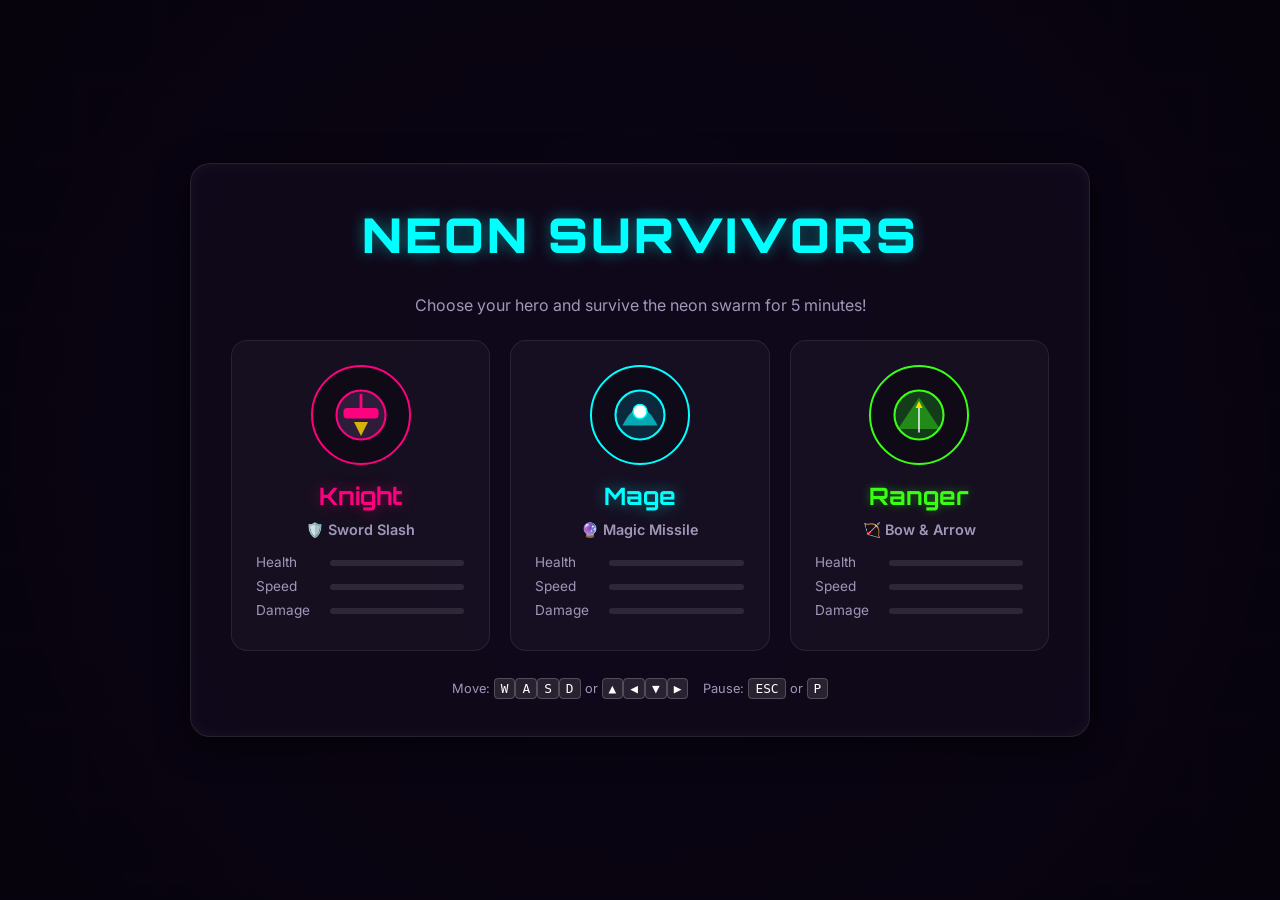
<file: vampiresurvival/index.html>
<!DOCTYPE html>
<html lang="en">
<head>
  <meta charset="UTF-8">
  <meta name="viewport" content="width=device-width, initial-scale=1.0">
  <title>Neon Survivors - Rogue Action</title>
  <!-- Import Orbitron and Inter Fonts -->
  <link rel="preconnect" href="https://fonts.googleapis.com">
  <link rel="preconnect" href="https://fonts.gstatic.com" crossorigin>
  <link href="https://fonts.googleapis.com/css2?family=Inter:wght@300;400;600;700&family=Orbitron:wght@500;700;900&display=swap" rel="stylesheet">
  <style>
    :root {
      --bg-dark: #07030d;
      --panel-bg: rgba(18, 10, 30, 0.75);
      --panel-border: rgba(255, 255, 255, 0.1);
      --accent-cyan: #00ffff;
      --accent-pink: #ff007f;
      --accent-gold: #ffd700;
      --accent-green: #39ff14;
      --text-main: #f3f0f7;
      --text-muted: #a197b9;
      --shadow-cyan: 0 0 15px rgba(0, 255, 255, 0.4);
      --shadow-pink: 0 0 15px rgba(255, 0, 127, 0.4);
      --shadow-gold: 0 0 15px rgba(255, 215, 0, 0.4);
    }

    * {
      box-sizing: border-box;
      margin: 0;
      padding: 0;
      user-select: none;
      -webkit-user-select: none;
    }

    body {
      background-color: var(--bg-dark);
      color: var(--text-main);
      font-family: 'Inter', sans-serif;
      overflow: hidden;
      width: 100vw;
      height: 100vh;
    }

    #game-container {
      position: relative;
      width: 100%;
      height: 100%;
      overflow: hidden;
    }

    canvas {
      display: block;
      width: 100%;
      height: 100%;
      background-color: #0c0716;
    }

    /* Screen overlays common styling */
    .overlay-screen {
      position: absolute;
      inset: 0;
      display: flex;
      flex-direction: column;
      align-items: center;
      justify-content: center;
      background: radial-gradient(circle, rgba(12, 7, 22, 0.8) 0%, rgba(7, 3, 13, 0.95) 100%);
      backdrop-filter: blur(8px);
      -webkit-backdrop-filter: blur(8px);
      z-index: 10;
      opacity: 0;
      pointer-events: none;
      transition: opacity 0.4s ease;
    }

    .overlay-screen.active {
      opacity: 1;
      pointer-events: auto;
    }

    /* Glassmorphism Panel */
    .glass-panel {
      background: var(--panel-bg);
      border: 1px solid var(--panel-border);
      border-radius: 20px;
      box-shadow: 0 8px 32px 0 rgba(0, 0, 0, 0.5), inset 0 0 15px rgba(255, 255, 255, 0.05);
      padding: 40px;
      width: 90%;
      max-width: 900px;
      text-align: center;
    }

    /* Neon Text utilities */
    .neon-title {
      font-family: 'Orbitron', sans-serif;
      font-weight: 900;
      font-size: 3rem;
      letter-spacing: 3px;
      margin-bottom: 30px;
      text-transform: uppercase;
    }

    .cyan-glow {
      color: var(--accent-cyan);
      text-shadow: var(--shadow-cyan);
    }

    .pink-glow {
      color: var(--accent-pink);
      text-shadow: var(--shadow-pink);
    }

    .gold-glow {
      color: var(--accent-gold);
      text-shadow: var(--shadow-gold);
    }

    /* Selection Cards */
    .selection-grid {
      display: grid;
      grid-template-columns: repeat(3, 1fr);
      gap: 20px;
      margin-top: 20px;
    }

    .char-card {
      background: rgba(255, 255, 255, 0.03);
      border: 1px solid rgba(255, 255, 255, 0.08);
      border-radius: 16px;
      padding: 24px;
      cursor: pointer;
      transition: all 0.3s cubic-bezier(0.25, 0.8, 0.25, 1);
      display: flex;
      flex-direction: column;
      align-items: center;
      position: relative;
      overflow: hidden;
    }

    .char-card:hover {
      transform: translateY(-8px);
      background: rgba(255, 255, 255, 0.07);
    }

    .char-card.knight-card:hover {
      border-color: var(--accent-pink);
      box-shadow: 0 0 25px rgba(255, 0, 127, 0.3);
    }

    .char-card.mage-card:hover {
      border-color: var(--accent-cyan);
      box-shadow: 0 0 25px rgba(0, 255, 255, 0.3);
    }

    .char-card.ranger-card:hover {
      border-color: var(--accent-green);
      box-shadow: 0 0 25px rgba(57, 255, 20, 0.3);
    }

    .char-avatar-container {
      width: 100px;
      height: 100px;
      border-radius: 50%;
      background: rgba(0, 0, 0, 0.3);
      display: flex;
      align-items: center;
      justify-content: center;
      margin-bottom: 16px;
      border: 2px solid rgba(255, 255, 255, 0.1);
    }

    .char-avatar-svg {
      width: 70px;
      height: 70px;
    }

    .char-name {
      font-family: 'Orbitron', sans-serif;
      font-size: 1.5rem;
      font-weight: 700;
      margin-bottom: 10px;
    }

    .char-weapon {
      font-size: 0.9rem;
      color: var(--text-muted);
      margin-bottom: 15px;
      font-weight: 600;
    }

    .char-stats {
      width: 100%;
      text-align: left;
      font-size: 0.85rem;
      margin-top: auto;
    }

    .stat-row {
      margin-bottom: 8px;
    }

    .stat-label {
      color: var(--text-muted);
      display: inline-block;
      width: 70px;
    }

    .stat-bar-container {
      display: inline-block;
      width: calc(100% - 75px);
      height: 6px;
      background: rgba(255, 255, 255, 0.1);
      border-radius: 3px;
      vertical-align: middle;
      overflow: hidden;
    }

    .stat-bar {
      height: 100%;
      border-radius: 3px;
    }

    .knight-bar { background: var(--accent-pink); }
    .mage-bar { background: var(--accent-cyan); }
    .ranger-bar { background: var(--accent-green); }

    /* HUD overlay */
    #hud {
      position: absolute;
      top: 0;
      left: 0;
      width: 100%;
      z-index: 5;
      pointer-events: none;
      display: flex;
      flex-direction: column;
    }

    /* XP Progress bar */
    .xp-bar-container {
      width: 100%;
      height: 10px;
      background: rgba(0, 0, 0, 0.5);
      border-bottom: 1px solid rgba(255, 255, 255, 0.1);
      position: relative;
    }

    #xp-bar-fill {
      width: 0%;
      height: 100%;
      background: linear-gradient(90deg, #39ff14, #00ffff);
      box-shadow: 0 0 10px rgba(0, 255, 255, 0.7);
      transition: width 0.1s ease;
    }

    .hud-main {
      padding: 15px 30px;
      display: flex;
      justify-content: space-between;
      align-items: center;
    }

    .hud-left {
      display: flex;
      flex-direction: column;
      gap: 6px;
    }

    .hud-center {
      text-align: center;
    }

    .hud-right {
      display: flex;
      align-items: center;
      gap: 20px;
      font-family: 'Orbitron', sans-serif;
      font-size: 1.1rem;
    }

    .hud-hp-container {
      width: 180px;
      height: 16px;
      background: rgba(0, 0, 0, 0.4);
      border: 1px solid rgba(255, 255, 255, 0.15);
      border-radius: 8px;
      overflow: hidden;
      position: relative;
    }

    #hud-hp-fill {
      width: 100%;
      height: 100%;
      background: linear-gradient(90deg, #ff0055, #ff007f);
      box-shadow: 0 0 8px rgba(255, 0, 127, 0.6);
      transition: width 0.1s ease;
    }

    #hud-hp-text {
      position: absolute;
      inset: 0;
      display: flex;
      align-items: center;
      justify-content: center;
      font-size: 0.75rem;
      font-weight: 700;
      color: #fff;
      text-shadow: 0 1px 3px rgba(0, 0, 0, 0.8);
    }

    .hud-time {
      font-size: 2.2rem;
      font-weight: 900;
      letter-spacing: 1px;
    }

    .hud-level-tag {
      background: rgba(255, 255, 255, 0.08);
      border: 1px solid rgba(255, 255, 255, 0.15);
      padding: 4px 12px;
      border-radius: 12px;
      font-weight: 600;
      font-size: 0.9rem;
    }

    #hud-kills {
      color: var(--accent-pink);
    }

    /* Inventory Items in HUD */
    #hud-inventory {
      display: flex;
      gap: 8px;
      margin-top: 5px;
    }

    .inventory-slot {
      width: 32px;
      height: 32px;
      background: rgba(0, 0, 0, 0.4);
      border: 1px solid rgba(255, 255, 255, 0.1);
      border-radius: 6px;
      display: flex;
      flex-direction: column;
      align-items: center;
      justify-content: center;
      position: relative;
      font-size: 1.1rem;
    }

    .inventory-slot .slot-level {
      position: absolute;
      bottom: -1px;
      right: 2px;
      font-size: 0.6rem;
      font-weight: 900;
      color: var(--accent-gold);
    }

    /* Level Up Choices Modal */
    .upgrade-list {
      display: flex;
      flex-direction: column;
      gap: 15px;
      margin-top: 30px;
    }

    .upgrade-card {
      background: rgba(255, 255, 255, 0.03);
      border: 1px solid rgba(255, 255, 255, 0.08);
      border-radius: 12px;
      padding: 16px 24px;
      cursor: pointer;
      display: flex;
      align-items: center;
      gap: 20px;
      text-align: left;
      transition: all 0.25s ease;
    }

    .upgrade-card:hover {
      background: rgba(255, 255, 255, 0.08);
      transform: translateX(5px);
    }

    .upgrade-card.weapon-card:hover {
      border-color: var(--accent-cyan);
      box-shadow: 0 0 15px rgba(0, 255, 255, 0.2);
    }

    .upgrade-card.passive-card:hover {
      border-color: var(--accent-green);
      box-shadow: 0 0 15px rgba(57, 255, 20, 0.2);
    }

    .upgrade-icon {
      font-size: 2.2rem;
      width: 55px;
      height: 55px;
      background: rgba(0, 0, 0, 0.3);
      border: 1px solid rgba(255, 255, 255, 0.1);
      border-radius: 10px;
      display: flex;
      align-items: center;
      justify-content: center;
    }

    .upgrade-info {
      flex: 1;
    }

    .upgrade-name-row {
      display: flex;
      justify-content: space-between;
      align-items: baseline;
      margin-bottom: 4px;
    }

    .upgrade-name {
      font-family: 'Orbitron', sans-serif;
      font-size: 1.2rem;
      font-weight: 700;
    }

    .upgrade-type-tag {
      font-size: 0.7rem;
      font-weight: 700;
      text-transform: uppercase;
      padding: 2px 8px;
      border-radius: 8px;
    }

    .tag-weapon {
      background: rgba(0, 255, 255, 0.1);
      color: var(--accent-cyan);
      border: 1px solid rgba(0, 255, 255, 0.2);
    }

    .tag-passive {
      background: rgba(57, 255, 20, 0.1);
      color: var(--accent-green);
      border: 1px solid rgba(57, 255, 20, 0.2);
    }

    .upgrade-desc {
      color: var(--text-muted);
      font-size: 0.85rem;
      line-height: 1.3;
    }

    .upgrade-level-dots {
      display: flex;
      gap: 3px;
      margin-top: 5px;
    }

    .level-dot {
      width: 6px;
      height: 6px;
      border-radius: 50%;
      background: rgba(255, 255, 255, 0.15);
    }

    .level-dot.filled {
      background: var(--accent-gold);
      box-shadow: 0 0 5px var(--accent-gold);
    }

    /* Chest Overlay screen */
    .chest-container {
      display: flex;
      flex-direction: column;
      align-items: center;
    }

    .chest-graphic {
      width: 150px;
      height: 150px;
      margin: 20px 0;
      position: relative;
      cursor: pointer;
    }

    .chest-svg {
      width: 100%;
      height: 100%;
      filter: drop-shadow(0 0 15px rgba(255, 215, 0, 0.5));
    }

    /* Chest shaking animation */
    .chest-shake {
      animation: chestShake 0.6s ease infinite alternate;
    }

    @keyframes chestShake {
      0% { transform: rotate(-5deg) scale(1); }
      100% { transform: rotate(5deg) scale(1.05); }
    }

    .chest-rewards {
      display: grid;
      grid-template-columns: repeat(3, 1fr);
      gap: 20px;
      width: 100%;
      margin-top: 30px;
      perspective: 1000px;
    }

    .reward-card {
      background: rgba(255, 255, 255, 0.04);
      border: 2px solid var(--accent-gold);
      border-radius: 12px;
      padding: 20px;
      display: flex;
      flex-direction: column;
      align-items: center;
      text-align: center;
      transform: scale(0);
      opacity: 0;
      transition: all 0.5s cubic-bezier(0.175, 0.885, 0.32, 1.275);
      box-shadow: 0 0 20px rgba(255, 215, 0, 0.2);
    }

    .reward-card.revealed {
      transform: scale(1);
      opacity: 1;
    }

    .reward-icon {
      font-size: 2.5rem;
      margin-bottom: 12px;
    }

    .reward-name {
      font-family: 'Orbitron', sans-serif;
      font-size: 1.1rem;
      font-weight: 700;
      margin-bottom: 6px;
      color: #fff;
    }

    .reward-desc {
      font-size: 0.8rem;
      color: var(--text-muted);
    }

    /* End game overlay details */
    .results-grid {
      display: grid;
      grid-template-columns: repeat(2, 1fr);
      gap: 20px;
      max-width: 500px;
      margin: 30px auto;
      text-align: left;
    }

    .result-item {
      background: rgba(255, 255, 255, 0.03);
      border: 1px solid rgba(255, 255, 255, 0.05);
      border-radius: 10px;
      padding: 15px 20px;
    }

    .result-lbl {
      font-size: 0.8rem;
      color: var(--text-muted);
      margin-bottom: 4px;
      text-transform: uppercase;
      letter-spacing: 1px;
    }

    .result-val {
      font-family: 'Orbitron', sans-serif;
      font-size: 1.5rem;
      font-weight: 700;
    }

    .action-btn {
      background: linear-gradient(135deg, var(--accent-pink), #a000ff);
      border: none;
      outline: none;
      color: white;
      padding: 16px 40px;
      font-family: 'Orbitron', sans-serif;
      font-size: 1.2rem;
      font-weight: 700;
      border-radius: 30px;
      cursor: pointer;
      box-shadow: 0 0 20px rgba(255, 0, 127, 0.4);
      transition: all 0.3s ease;
      margin-top: 20px;
      letter-spacing: 1.5px;
    }

    .action-btn:hover {
      transform: translateY(-3px) scale(1.02);
      box-shadow: 0 0 30px rgba(255, 0, 127, 0.6);
      filter: brightness(1.1);
    }

    .action-btn:active {
      transform: translateY(1px);
    }

    /* Pause Menu Overlay */
    .pause-modal {
      width: 320px;
      padding: 30px;
    }

    .pause-modal .action-btn {
      width: 100%;
      margin-top: 15px;
    }

    /* Keyboard hint helper */
    .keyboard-hint {
      margin-top: 30px;
      font-size: 0.8rem;
      color: var(--text-muted);
      display: flex;
      justify-content: center;
      gap: 15px;
    }

    .key-cap {
      background: rgba(255, 255, 255, 0.1);
      border: 1px solid rgba(255, 255, 255, 0.2);
      border-radius: 4px;
      padding: 2px 6px;
      font-family: monospace;
      color: #fff;
    }
  </style>
</head>
<body>

  <div id="game-container">
    <!-- Game Canvas -->
    <canvas id="gameCanvas"></canvas>

    <!-- Top HUD Overlay -->
    <div id="hud" style="display: none;">
      <div class="xp-bar-container">
        <div id="xp-bar-fill"></div>
      </div>
      <div class="hud-main">
        <div class="hud-left">
          <div class="hud-hp-container">
            <div id="hud-hp-fill"></div>
            <div id="hud-hp-text">100/100</div>
          </div>
          <!-- Weapon and Passive slot items -->
          <div id="hud-inventory"></div>
        </div>
        <div class="hud-center">
          <div class="hud-time" id="hud-time">00:00</div>
        </div>
        <div class="hud-right">
          <div class="hud-level-tag">LV <span id="hud-level">1</span></div>
          <div>Kills: <span id="hud-kills">0</span></div>
        </div>
      </div>
    </div>

    <!-- 1. Start Screen / Character Selection -->
    <div id="screen-start" class="overlay-screen active">
      <div class="glass-panel">
        <h1 class="neon-title cyan-glow">NEON SURVIVORS</h1>
        <p style="color: var(--text-muted); margin-bottom: 25px;">Choose your hero and survive the neon swarm for 5 minutes!</p>
        
        <div class="selection-grid">
          <!-- Knight -->
          <div class="char-card knight-card" onclick="selectCharacter('knight')">
            <div class="char-avatar-container" style="border-color: var(--accent-pink);">
              <svg class="char-avatar-svg" viewBox="0 0 100 100">
                <circle cx="50" cy="50" r="35" fill="#2d1c3a" stroke="#ff007f" stroke-width="3"/>
                <!-- Helmet visor -->
                <rect x="25" y="40" width="50" height="15" rx="5" fill="#ff007f" />
                <line x1="50" y1="20" x2="50" y2="40" stroke="#ff007f" stroke-width="4" />
                <!-- Shield shape -->
                <path d="M40 60 L60 60 L50 80 Z" fill="#ffd700" opacity="0.8"/>
              </svg>
            </div>
            <div class="char-name pink-glow">Knight</div>
            <div class="char-weapon">🛡️ Sword Slash</div>
            <div class="char-stats">
              <div class="stat-row">
                <span class="stat-label">Health</span>
                <span class="stat-bar-container"><span class="stat-bar knight-bar" style="width: 90%;"></span></span>
              </div>
              <div class="stat-row">
                <span class="stat-label">Speed</span>
                <span class="stat-bar-container"><span class="stat-bar knight-bar" style="width: 50%;"></span></span>
              </div>
              <div class="stat-row">
                <span class="stat-label">Damage</span>
                <span class="stat-bar-container"><span class="stat-bar knight-bar" style="width: 60%;"></span></span>
              </div>
            </div>
          </div>

          <!-- Mage -->
          <div class="char-card mage-card" onclick="selectCharacter('mage')">
            <div class="char-avatar-container" style="border-color: var(--accent-cyan);">
              <svg class="char-avatar-svg" viewBox="0 0 100 100">
                <circle cx="50" cy="50" r="35" fill="#0d283c" stroke="#00ffff" stroke-width="3"/>
                <!-- Mage cowl / hood -->
                <path d="M25 65 Q50 15 75 65 Z" fill="#00ffff" opacity="0.6"/>
                <!-- Staff crystal -->
                <circle cx="50" cy="45" r="10" fill="#ffffff" stroke="#00ffff" stroke-width="2"/>
              </svg>
            </div>
            <div class="char-name cyan-glow">Mage</div>
            <div class="char-weapon">🔮 Magic Missile</div>
            <div class="char-stats">
              <div class="stat-row">
                <span class="stat-label">Health</span>
                <span class="stat-bar-container"><span class="stat-bar mage-bar" style="width: 45%;"></span></span>
              </div>
              <div class="stat-row">
                <span class="stat-label">Speed</span>
                <span class="stat-bar-container"><span class="stat-bar mage-bar" style="width: 65%;"></span></span>
              </div>
              <div class="stat-row">
                <span class="stat-label">Damage</span>
                <span class="stat-bar-container"><span class="stat-bar mage-bar" style="width: 95%;"></span></span>
              </div>
            </div>
          </div>

          <!-- Ranger -->
          <div class="char-card ranger-card" onclick="selectCharacter('ranger')">
            <div class="char-avatar-container" style="border-color: var(--accent-green);">
              <svg class="char-avatar-svg" viewBox="0 0 100 100">
                <circle cx="50" cy="50" r="35" fill="#143c1b" stroke="#39ff14" stroke-width="3"/>
                <!-- Green hood + Arrow line -->
                <path d="M20 70 L50 25 L80 70 Z" fill="#39ff14" opacity="0.4"/>
                <line x1="50" y1="75" x2="50" y2="35" stroke="#fff" stroke-width="2" />
                <path d="M45 40 L50 30 L55 40 Z" fill="#ffd700" />
              </svg>
            </div>
            <div class="char-name" style="color: var(--accent-green); text-shadow: 0 0 10px rgba(57, 255, 20, 0.4);">Ranger</div>
            <div class="char-weapon">🏹 Bow & Arrow</div>
            <div class="char-stats">
              <div class="stat-row">
                <span class="stat-label">Health</span>
                <span class="stat-bar-container"><span class="stat-bar ranger-bar" style="width: 60%;"></span></span>
              </div>
              <div class="stat-row">
                <span class="stat-label">Speed</span>
                <span class="stat-bar-container"><span class="stat-bar ranger-bar" style="width: 90%;"></span></span>
              </div>
              <div class="stat-row">
                <span class="stat-label">Damage</span>
                <span class="stat-bar-container"><span class="stat-bar ranger-bar" style="width: 50%;"></span></span>
              </div>
            </div>
          </div>
        </div>

        <div class="keyboard-hint">
          <span>Move: <span class="key-cap">W</span><span class="key-cap">A</span><span class="key-cap">S</span><span class="key-cap">D</span> or <span class="key-cap">▲</span><span class="key-cap">◀</span><span class="key-cap">▼</span><span class="key-cap">▶</span></span>
          <span>Pause: <span class="key-cap">ESC</span> or <span class="key-cap">P</span></span>
        </div>
      </div>
    </div>

    <!-- 2. Level Up Overlay -->
    <div id="screen-level-up" class="overlay-screen">
      <div class="glass-panel">
        <h2 class="neon-title cyan-glow" style="font-size: 2.5rem; margin-bottom: 10px;">LEVEL UP!</h2>
        <p style="color: var(--text-muted);">Select an upgrade to strengthen your character:</p>
        
        <div id="upgrade-choices-container" class="upgrade-list">
          <!-- Cards injected dynamically -->
        </div>
      </div>
    </div>

    <!-- 3. Chest Rewards Overlay -->
    <div id="screen-chest" class="overlay-screen">
      <div class="glass-panel" style="max-width: 750px;">
        <h2 class="neon-title gold-glow" style="font-size: 2.5rem; margin-bottom: 10px;">ELITE TREASURE</h2>
        <p id="chest-instruction" style="color: var(--text-muted);">Click the chest to open!</p>
        
        <div class="chest-container">
          <div id="chest-object" class="chest-graphic chest-shake" onclick="openChest()">
            <svg class="chest-svg" viewBox="0 0 100 100">
              <path d="M15 45 L85 45 L85 85 L15 85 Z" fill="#8b5a2b" stroke="#ffd700" stroke-width="4"/>
              <path d="M15 45 Q50 15 85 45 Z" fill="#a0522d" stroke="#ffd700" stroke-width="4"/>
              <!-- Lock -->
              <rect x="42" y="42" width="16" height="18" rx="3" fill="#ffd700"/>
              <circle cx="50" cy="50" r="3" fill="#000"/>
              <!-- Glow details -->
              <path d="M30 45 L30 85 M70 45 L70 85" stroke="#ffd700" stroke-width="2" opacity="0.5"/>
            </svg>
          </div>

          <div id="chest-rewards-container" class="chest-rewards">
            <!-- 3 cards reveal dynamically -->
          </div>

          <button id="chest-continue-btn" class="action-btn" style="display: none;" onclick="closeChestScreen()">CONTINUE</button>
        </div>
      </div>
    </div>

    <!-- 4. Pause Menu Overlay -->
    <div id="screen-pause" class="overlay-screen">
      <div class="glass-panel pause-modal">
        <h2 class="neon-title cyan-glow" style="font-size: 2rem; margin-bottom: 20px;">PAUSED</h2>
        <button class="action-btn" onclick="resumeGame()">RESUME</button>
        <button class="action-btn" style="background: linear-gradient(135deg, #444, #222); box-shadow: none; margin-top: 15px;" onclick="quitToMenu()">QUIT TO MENU</button>
      </div>
    </div>

    <!-- 5. Game Over Screen -->
    <div id="screen-gameover" class="overlay-screen">
      <div class="glass-panel">
        <h1 class="neon-title pink-glow">DEFEATED</h1>
        <p style="color: var(--text-muted); font-size: 1.1rem;">You fell to the neon swarm.</p>
        
        <div class="results-grid">
          <div class="result-item">
            <div class="result-lbl">Time Survived</div>
            <div class="result-val" id="result-go-time">02:30</div>
          </div>
          <div class="result-item">
            <div class="result-lbl">Level Reached</div>
            <div class="result-val" id="result-go-level">18</div>
          </div>
          <div class="result-item">
            <div class="result-lbl">Enemies Slain</div>
            <div class="result-val" id="result-go-kills">421</div>
          </div>
          <div class="result-item">
            <div class="result-lbl">Gems Collected</div>
            <div class="result-val" id="result-go-gems">823</div>
          </div>
        </div>

        <button class="action-btn" onclick="restartGame()">TRY AGAIN</button>
      </div>
    </div>

    <!-- 6. Victory Screen -->
    <div id="screen-victory" class="overlay-screen">
      <div class="glass-panel">
        <h1 class="neon-title gold-glow">VICTORY ACHIEVED</h1>
        <p style="color: var(--text-muted); font-size: 1.1rem;">You successfully survived 5 minutes and conquered the swarm!</p>
        
        <div class="results-grid">
          <div class="result-item" style="border-color: var(--accent-gold);">
            <div class="result-lbl">Time Survived</div>
            <div class="result-val gold-glow" id="result-vic-time">05:00</div>
          </div>
          <div class="result-item">
            <div class="result-lbl">Level Reached</div>
            <div class="result-val" id="result-vic-level">32</div>
          </div>
          <div class="result-item">
            <div class="result-lbl">Enemies Slain</div>
            <div class="result-val" id="result-vic-kills">1140</div>
          </div>
          <div class="result-item">
            <div class="result-lbl">Gems Collected</div>
            <div class="result-val" id="result-vic-gems">2540</div>
          </div>
        </div>

        <button class="action-btn" style="background: linear-gradient(135deg, var(--accent-gold), #ff8800); box-shadow: 0 0 20px rgba(255, 215, 0, 0.4);" onclick="restartGame()">PLAY AGAIN</button>
      </div>
    </div>
  </div>

  <script>
    // -------------------------------------------------------------
    // 1. GAME CONSTANTS & SYSTEMS DEFINITIONS
    // -------------------------------------------------------------
    
    // Weapon database configs with details for levels 1-5
    const UPGRADES_DB = {
      sword: {
        id: 'sword',
        name: 'Sword Slash',
        type: 'weapon',
        icon: '⚔️',
        descriptions: [
          'Deals directional close-range swipes that slash enemies in front of you.',
          'Increases swipe damage by +15% and increases swipe range.',
          'Reduces weapon cooldown from 1.2s to 0.9s.',
          'Swipes generate a secondary slash behind you as well.',
          'Max Level: Base damage +30% and swipes sweep a wider 180-degree arc.'
        ]
      },
      magic_missile: {
        id: 'magic_missile',
        name: 'Magic Missile',
        type: 'weapon',
        icon: '🔮',
        descriptions: [
          'Fires a tracking magic projectile that homes in on the nearest enemy.',
          'Fires 2 magic missiles simultaneously.',
          'Increases damage by +20% and projectile tracking speed.',
          'Fires 3 magic missiles. Cooldown reduced from 1.0s to 0.8s.',
          'Max Level: Fires 4 missiles, and missiles pierce through 1 enemy.'
        ]
      },
      bow: {
        id: 'bow',
        name: 'Bow & Arrow',
        type: 'weapon',
        icon: '🏹',
        descriptions: [
          'Fires a fast, piercing arrow in your current direction of movement.',
          'Fires 2 arrows in a slight spread pattern.',
          'Arrows pierce up to 4 enemies and deal +25% damage.',
          'Fires 3 arrows in a wider spread. Cooldown reduced to 0.6s.',
          'Max Level: Arrows fly +50% faster, pierce up to 6 targets, and deal massive damage.'
        ]
      },
      fireball: {
        id: 'fireball',
        name: 'Fireball',
        type: 'weapon',
        icon: '🔥',
        descriptions: [
          'Periodically launches an explosive fireball at a random enemy.',
          'Increases damage, and explosion radius expands by +20px.',
          'Launches 2 fireballs per cast.',
          'Reduces cooldown from 2.0s to 1.5s, and increases base damage.',
          'Max Level: Launches 3 fireballs. Explosion radius reaches 90px.'
        ]
      },
      garlic: {
        id: 'garlic',
        name: 'Garlic Aura',
        type: 'weapon',
        icon: '🧄',
        descriptions: [
          'A permanent barrier surrounding you that ticks damage to nearby enemies.',
          'Expands aura size (+15px) and increases tick damage.',
          'Increases damage tick frequency. Knocks back hit enemies slightly.',
          'Expands aura size (+15px) and increases base tick damage.',
          'Max Level: Massive aura size and very rapid damage ticks.'
        ]
      },
      axe: {
        id: 'axe',
        name: 'Axe Toss',
        type: 'weapon',
        icon: '🪓',
        descriptions: [
          'Throws spinning axes upward that arc downward, piercing all enemies in path.',
          'Throws 2 axes in diverging arcs.',
          'Increases axe size by +20% and increases base damage.',
          'Throws 3 axes simultaneously.',
          'Max Level: Throws 4 axes, dealing massive base damage.'
        ]
      },
      spinach: {
        id: 'spinach',
        name: 'Spinach',
        type: 'passive',
        icon: '🥬',
        descriptions: [
          'Raises overall damage output by +10%.',
          'Raises overall damage output by +20%.',
          'Raises overall damage output by +30%.',
          'Raises overall damage output by +40%.',
          'Max Level: Raises overall damage output by +50%.'
        ]
      },
      armor: {
        id: 'armor',
        name: 'Armor',
        type: 'passive',
        icon: '🛡️',
        descriptions: [
          'Reduces all incoming damage by 1.',
          'Reduces all incoming damage by 2.',
          'Reduces all incoming damage by 3.',
          'Reduces all incoming damage by 4.',
          'Max Level: Reduces all incoming damage by 5 (minimum damage taken is always 1).'
        ]
      },
      boots: {
        id: 'boots',
        name: 'Boots',
        type: 'passive',
        icon: '🥾',
        descriptions: [
          'Increases player movement speed by +10%.',
          'Increases player movement speed by +20%.',
          'Increases player movement speed by +30%.',
          'Increases player movement speed by +40%.',
          'Max Level: Increases player movement speed by +50%.'
        ]
      }
    };

    // Web Audio Synthesized Sound Effects Manager (Retro 8-bit style)
    class SoundEffectsManager {
      constructor() {
        this.ctx = null;
      }
      init() {
        if (this.ctx) return;
        const AudioContextClass = window.AudioContext || window.webkitAudioContext;
        if (AudioContextClass) {
          this.ctx = new AudioContextClass();
        }
      }
      playLaser() {
        this.init();
        if (!this.ctx) return;
        let osc = this.ctx.createOscillator();
        let gain = this.ctx.createGain();
        osc.type = 'triangle';
        osc.frequency.setValueAtTime(800, this.ctx.currentTime);
        osc.frequency.exponentialRampToValueAtTime(100, this.ctx.currentTime + 0.15);
        gain.gain.setValueAtTime(0.08, this.ctx.currentTime);
        gain.gain.linearRampToValueAtTime(0.01, this.ctx.currentTime + 0.15);
        osc.connect(gain);
        gain.connect(this.ctx.destination);
        osc.start();
        osc.stop(this.ctx.currentTime + 0.15);
      }
      playSlash() {
        this.init();
        if (!this.ctx) return;
        let bufferSize = this.ctx.sampleRate * 0.1;
        let buffer = this.ctx.createBuffer(1, bufferSize, this.ctx.sampleRate);
        let data = buffer.getChannelData(0);
        for (let i = 0; i < bufferSize; i++) {
          data[i] = Math.random() * 2 - 1;
        }
        let noise = this.ctx.createBufferSource();
        noise.buffer = buffer;
        let filter = this.ctx.createBiquadFilter();
        filter.type = 'peaking';
        filter.frequency.setValueAtTime(1200, this.ctx.currentTime);
        filter.frequency.exponentialRampToValueAtTime(300, this.ctx.currentTime + 0.1);
        let gain = this.ctx.createGain();
        gain.gain.setValueAtTime(0.12, this.ctx.currentTime);
        gain.gain.exponentialRampToValueAtTime(0.01, this.ctx.currentTime + 0.1);
        noise.connect(filter);
        filter.connect(gain);
        gain.connect(this.ctx.destination);
        noise.start();
      }
      playArrow() {
        this.init();
        if (!this.ctx) return;
        let osc = this.ctx.createOscillator();
        let gain = this.ctx.createGain();
        osc.type = 'sine';
        osc.frequency.setValueAtTime(400, this.ctx.currentTime);
        osc.frequency.exponentialRampToValueAtTime(1200, this.ctx.currentTime + 0.08);
        gain.gain.setValueAtTime(0.06, this.ctx.currentTime);
        gain.gain.linearRampToValueAtTime(0.01, this.ctx.currentTime + 0.08);
        osc.connect(gain);
        gain.connect(this.ctx.destination);
        osc.start();
        osc.stop(this.ctx.currentTime + 0.08);
      }
      playExplosion() {
        this.init();
        if (!this.ctx) return;
        let bufferSize = this.ctx.sampleRate * 0.35;
        let buffer = this.ctx.createBuffer(1, bufferSize, this.ctx.sampleRate);
        let data = buffer.getChannelData(0);
        for (let i = 0; i < bufferSize; i++) {
          data[i] = Math.random() * 2 - 1;
        }
        let noise = this.ctx.createBufferSource();
        noise.buffer = buffer;
        let filter = this.ctx.createBiquadFilter();
        filter.type = 'lowpass';
        filter.frequency.setValueAtTime(800, this.ctx.currentTime);
        filter.frequency.exponentialRampToValueAtTime(40, this.ctx.currentTime + 0.35);
        let gain = this.ctx.createGain();
        gain.gain.setValueAtTime(0.2, this.ctx.currentTime);
        gain.gain.exponentialRampToValueAtTime(0.01, this.ctx.currentTime + 0.35);
        noise.connect(filter);
        filter.connect(gain);
        gain.connect(this.ctx.destination);
        noise.start();
      }
      playHit() {
        this.init();
        if (!this.ctx) return;
        let osc = this.ctx.createOscillator();
        let gain = this.ctx.createGain();
        osc.type = 'sawtooth';
        osc.frequency.setValueAtTime(120, this.ctx.currentTime);
        osc.frequency.setValueAtTime(60, this.ctx.currentTime + 0.05);
        gain.gain.setValueAtTime(0.08, this.ctx.currentTime);
        gain.gain.linearRampToValueAtTime(0.01, this.ctx.currentTime + 0.1);
        osc.connect(gain);
        gain.connect(this.ctx.destination);
        osc.start();
        osc.stop(this.ctx.currentTime + 0.1);
      }
      playGem() {
        this.init();
        if (!this.ctx) return;
        let osc = this.ctx.createOscillator();
        let gain = this.ctx.createGain();
        osc.type = 'sine';
        osc.frequency.setValueAtTime(1400, this.ctx.currentTime);
        osc.frequency.exponentialRampToValueAtTime(2000, this.ctx.currentTime + 0.08);
        gain.gain.setValueAtTime(0.05, this.ctx.currentTime);
        gain.gain.exponentialRampToValueAtTime(0.005, this.ctx.currentTime + 0.08);
        osc.connect(gain);
        gain.connect(this.ctx.destination);
        osc.start();
        osc.stop(this.ctx.currentTime + 0.08);
      }
      playLevelUp() {
        this.init();
        if (!this.ctx) return;
        const now = this.ctx.currentTime;
        const notes = [440, 554, 659, 880, 1109];
        notes.forEach((freq, index) => {
          let osc = this.ctx.createOscillator();
          let gain = this.ctx.createGain();
          osc.type = 'triangle';
          osc.frequency.setValueAtTime(freq, now + index * 0.08);
          gain.gain.setValueAtTime(0.0, now + index * 0.08);
          gain.gain.linearRampToValueAtTime(0.08, now + index * 0.08 + 0.02);
          gain.gain.exponentialRampToValueAtTime(0.005, now + index * 0.08 + 0.25);
          osc.connect(gain);
          gain.connect(this.ctx.destination);
          osc.start(now + index * 0.08);
          osc.stop(now + index * 0.08 + 0.25);
        });
      }
      playChestOpen() {
        this.init();
        if (!this.ctx) return;
        const now = this.ctx.currentTime;
        const notes = [523.25, 659.25, 783.99, 1046.50];
        notes.forEach((freq, index) => {
          let osc = this.ctx.createOscillator();
          let gain = this.ctx.createGain();
          osc.type = 'sine';
          osc.frequency.setValueAtTime(freq, now + index * 0.1);
          gain.gain.setValueAtTime(0.0, now + index * 0.1);
          gain.gain.linearRampToValueAtTime(0.1, now + index * 0.1 + 0.03);
          gain.gain.exponentialRampToValueAtTime(0.005, now + index * 0.1 + 0.4);
          osc.connect(gain);
          gain.connect(this.ctx.destination);
          osc.start(now + index * 0.1);
          osc.stop(now + index * 0.1 + 0.4);
        });
      }
      playBossWarning() {
        this.init();
        if (!this.ctx) return;
        const now = this.ctx.currentTime;
        let osc1 = this.ctx.createOscillator();
        let osc2 = this.ctx.createOscillator();
        let gain = this.ctx.createGain();
        osc1.type = 'sawtooth';
        osc1.frequency.setValueAtTime(100, now);
        osc1.frequency.linearRampToValueAtTime(150, now + 0.4);
        osc1.frequency.linearRampToValueAtTime(100, now + 0.8);
        osc2.type = 'sawtooth';
        osc2.frequency.setValueAtTime(102, now);
        osc2.frequency.linearRampToValueAtTime(152, now + 0.4);
        osc2.frequency.linearRampToValueAtTime(102, now + 0.8);
        gain.gain.setValueAtTime(0.12, now);
        gain.gain.exponentialRampToValueAtTime(0.005, now + 0.8);
        osc1.connect(gain);
        osc2.connect(gain);
        gain.connect(this.ctx.destination);
        osc1.start(now);
        osc1.stop(now + 0.8);
        osc2.start(now);
        osc2.stop(now + 0.8);
      }
      playGameOver() {
        this.init();
        if (!this.ctx) return;
        const now = this.ctx.currentTime;
        const notes = [293.66, 277.18, 261.63, 220.00];
        notes.forEach((freq, index) => {
          let osc = this.ctx.createOscillator();
          let gain = this.ctx.createGain();
          osc.type = 'sawtooth';
          osc.frequency.setValueAtTime(freq, now + index * 0.18);
          gain.gain.setValueAtTime(0.0, now + index * 0.18);
          gain.gain.linearRampToValueAtTime(0.1, now + index * 0.18 + 0.05);
          gain.gain.exponentialRampToValueAtTime(0.001, now + index * 0.18 + 0.5);
          osc.connect(gain);
          gain.connect(this.ctx.destination);
          osc.start(now + index * 0.18);
          osc.stop(now + index * 0.18 + 0.5);
        });
      }
      playVictory() {
        this.init();
        if (!this.ctx) return;
        const now = this.ctx.currentTime;
        const arpeggio = [261.63, 329.63, 392.00, 523.25, 659.25, 783.99, 1046.50];
        arpeggio.forEach((freq, index) => {
          let osc = this.ctx.createOscillator();
          let gain = this.ctx.createGain();
          osc.type = 'triangle';
          osc.frequency.setValueAtTime(freq, now + index * 0.06);
          gain.gain.setValueAtTime(0.0, now + index * 0.06);
          gain.gain.linearRampToValueAtTime(0.08, now + index * 0.06 + 0.02);
          gain.gain.exponentialRampToValueAtTime(0.005, now + index * 0.06 + 0.6);
          osc.connect(gain);
          gain.connect(this.ctx.destination);
          osc.start(now + index * 0.06);
          osc.stop(now + index * 0.06 + 0.6);
        });
      }
    }
    const sounds = new SoundEffectsManager();

    // Vector helper class
    class Vector {
      constructor(x = 0, y = 0) {
        this.x = x;
        this.y = y;
      }
      set(x, y) {
        this.x = x;
        this.y = y;
        return this;
      }
      add(v) {
        this.x += v.x;
        this.y += v.y;
        return this;
      }
      sub(v) {
        this.x -= v.x;
        this.y -= v.y;
        return this;
      }
      mult(n) {
        this.x *= n;
        this.y *= n;
        return this;
      }
      div(n) {
        this.x /= n;
        this.y /= n;
        return this;
      }
      magSq() {
        return this.x * this.x + this.y * this.y;
      }
      mag() {
        return Math.sqrt(this.magSq());
      }
      normalize() {
        let m = this.mag();
        if (m !== 0) this.div(m);
        return this;
      }
      limit(max) {
        if (this.magSq() > max * max) {
          this.normalize().mult(max);
        }
        return this;
      }
      dist(v) {
        return Math.sqrt((this.x - v.x) ** 2 + (this.y - v.y) ** 2);
      }
      distSq(v) {
        return (this.x - v.x) ** 2 + (this.y - v.y) ** 2;
      }
      copy() {
        return new Vector(this.x, this.y);
      }
    }

    // Input Manager
    class InputManager {
      constructor() {
        this.keys = {};
        window.addEventListener('keydown', (e) => {
          this.keys[e.key.toLowerCase()] = true;
          // Prevent standard browser scrolling behavior
          if (["arrowup", "arrowdown", "arrowleft", "arrowright", " "].includes(e.key)) {
            e.preventDefault();
          }
          if (e.key === 'Escape' || e.key === 'p' || e.key === 'P') {
            triggerPauseToggle();
          }
        });
        window.addEventListener('keyup', (e) => {
          this.keys[e.key.toLowerCase()] = false;
        });
      }
      getAxis() {
        let dx = 0;
        let dy = 0;
        if (this.keys['w'] || this.keys['arrowup']) dy -= 1;
        if (this.keys['s'] || this.keys['arrowdown']) dy += 1;
        if (this.keys['a'] || this.keys['arrowleft']) dx -= 1;
        if (this.keys['d'] || this.keys['arrowright']) dx += 1;
        
        let vec = new Vector(dx, dy);
        if (dx !== 0 && dy !== 0) {
          vec.normalize();
        }
        return vec;
      }
    }

    // Spatial Hash Grid for fast collisions
    class SpatialHashGrid {
      constructor(cellSize = 100) {
        this.cellSize = cellSize;
        this.grid = {};
      }
      clear() {
        this.grid = {};
      }
      getKey(x, y) {
        const cx = Math.floor(x / this.cellSize);
        const cy = Math.floor(y / this.cellSize);
        return `${cx},${cy}`;
      }
      insert(enemy) {
        const key = this.getKey(enemy.pos.x, enemy.pos.y);
        if (!this.grid[key]) {
          this.grid[key] = [];
        }
        this.grid[key].push(enemy);
      }
      getNearby(pos, radius) {
        const minX = Math.floor((pos.x - radius) / this.cellSize);
        const maxX = Math.floor((pos.x + radius) / this.cellSize);
        const minY = Math.floor((pos.y - radius) / this.cellSize);
        const maxY = Math.floor((pos.y + radius) / this.cellSize);
        const result = [];
        for (let cx = minX; cx <= maxX; cx++) {
          for (let cy = minY; cy <= maxY; cy++) {
            const key = `${cx},${cy}`;
            const cell = this.grid[key];
            if (cell) {
              for (let i = 0; i < cell.length; i++) {
                result.push(cell[i]);
              }
            }
          }
        }
        return result;
      }
    }

    // Floating damage numbers
    class DamageNumber {
      constructor(text, x, y, isCrit = false, isPlayer = false) {
        this.text = text;
        this.pos = new Vector(x, y);
        this.vel = new Vector((Math.random() - 0.5) * 1.5, -2 - Math.random() * 2);
        this.alpha = 1.0;
        this.life = 60; // frames
        this.maxLife = 60;
        this.isCrit = isCrit;
        this.isPlayer = isPlayer;
      }
      update() {
        this.pos.add(this.vel);
        this.vel.y += 0.08; // subtle gravity
        this.life--;
        this.alpha = Math.max(0, this.life / this.maxLife);
      }
      draw(ctx, cam) {
        ctx.save();
        ctx.globalAlpha = this.alpha;
        ctx.font = this.isCrit ? 'bold 16px Orbitron' : '14px Inter';
        if (this.isPlayer) {
          ctx.fillStyle = '#ff0055'; // Pinkish-red for damage taken
        } else if (this.isCrit) {
          ctx.fillStyle = '#ffd700'; // Yellow/Gold for Crits
        } else {
          ctx.fillStyle = '#ffffff'; // White for normal damage
        }
        ctx.shadowColor = ctx.fillStyle;
        ctx.shadowBlur = 8;
        const screenX = this.pos.x - cam.x;
        const screenY = this.pos.y - cam.y;
        ctx.textAlign = 'center';
        ctx.fillText(this.text, screenX, screenY);
        ctx.restore();
      }
    }

    // Particle class for splatters and explosions
    class Particle {
      constructor(x, y, vx, vy, size, color, life, decay, shape = 'circle') {
        this.pos = new Vector(x, y);
        this.vel = new Vector(vx, vy);
        this.size = size;
        this.color = color;
        this.life = life;
        this.maxLife = life;
        this.decay = decay;
        this.shape = shape;
        this.alpha = 1;
        this.angle = Math.random() * Math.PI * 2;
        this.rotSpeed = (Math.random() - 0.5) * 0.2;
      }
      update() {
        this.pos.add(this.vel);
        this.vel.mult(0.96); // drag
        this.life -= this.decay;
        this.alpha = Math.max(0, this.life / this.maxLife);
        this.angle += this.rotSpeed;
      }
      draw(ctx, cam) {
        ctx.save();
        ctx.globalAlpha = this.alpha;
        ctx.fillStyle = this.color;
        ctx.shadowColor = this.color;
        ctx.shadowBlur = 10;
        const sx = this.pos.x - cam.x;
        const sy = this.pos.y - cam.y;

        ctx.translate(sx, sy);
        ctx.rotate(this.angle);

        ctx.beginPath();
        if (this.shape === 'circle') {
          ctx.arc(0, 0, this.size, 0, Math.PI * 2);
        } else if (this.shape === 'square') {
          ctx.rect(-this.size/2, -this.size/2, this.size, this.size);
        } else if (this.shape === 'star') {
          // Draw simple star
          for (let i = 0; i < 5; i++) {
            ctx.lineTo(0, -this.size);
            ctx.rotate(Math.PI / 5);
            ctx.lineTo(0, -this.size / 2);
            ctx.rotate(Math.PI / 5);
          }
        }
        ctx.fill();
        ctx.restore();
      }
    }

    // Experience Gem dropped by enemies
    class XpGem {
      constructor(x, y, value) {
        this.pos = new Vector(x, y);
        this.value = value;
        this.radius = value === 1 ? 5 : value === 5 ? 7 : 10;
        // Green for level 1, blue for level 5, golden-yellow for boss chests and higher values
        this.color = value === 1 ? '#39ff14' : value === 5 ? '#00ffff' : '#ffd700';
        this.magnetized = false;
        this.vel = new Vector();
        this.pulseTimer = Math.random() * 100;
        this.active = true;
      }
      update(player, dt) {
        this.pulseTimer += 0.05;
        const distSq = this.pos.distSq(player.pos);
        const magnetRange = player.getMagnetRange();
        
        if (this.magnetized || distSq < magnetRange * magnetRange) {
          this.magnetized = true;
          // Magnetism attraction logic
          let dir = player.pos.copy().sub(this.pos);
          let distance = dir.mag();
          if (distance < player.size + this.radius) {
            player.collectXp(this.value);
            this.active = false;
            sounds.playGem();
            // Splatter particles on collect
            createXpSplatter(this.pos.x, this.pos.y, this.color);
          } else {
            // Speed increases as it gets closer
            let speed = 400 / Math.max(1, distance) + 300; // dynamic speed
            dir.normalize().mult(speed * dt);
            this.pos.add(dir);
          }
        }
      }
      draw(ctx, cam) {
        ctx.save();
        const sx = this.pos.x - cam.x;
        const sy = this.pos.y - cam.y;
        
        // Rhombus drawing
        ctx.translate(sx, sy);
        ctx.rotate(Math.PI / 4 + Math.sin(this.pulseTimer) * 0.1);
        ctx.fillStyle = this.color;
        ctx.shadowColor = this.color;
        ctx.shadowBlur = 12 + Math.sin(this.pulseTimer) * 4;

        ctx.beginPath();
        const drawSize = this.radius * (1 + Math.sin(this.pulseTimer) * 0.08);
        ctx.rect(-drawSize, -drawSize, drawSize * 2, drawSize * 2);
        ctx.fill();
        ctx.restore();
      }
    }

    // Chest dropped by Elite Bosses
    class Chest {
      constructor(x, y) {
        this.pos = new Vector(x, y);
        this.size = 24;
        this.pulse = 0;
        this.active = true;
      }
      update(player) {
        this.pulse += 0.08;
        const dist = this.pos.dist(player.pos);
        if (dist < player.size + this.size) {
          this.active = false;
          triggerChestOpen();
        }
      }
      draw(ctx, cam) {
        ctx.save();
        const sx = this.pos.x - cam.x;
        const sy = this.pos.y - cam.y;

        ctx.translate(sx, sy);
        const scale = 1 + Math.sin(this.pulse) * 0.05;
        ctx.scale(scale, scale);

        ctx.fillStyle = '#ffd700';
        ctx.shadowColor = '#ffd700';
        ctx.shadowBlur = 15;

        // Draw chest box on canvas
        ctx.beginPath();
        ctx.rect(-16, -10, 32, 22);
        ctx.fill();

        // Draw chest lid
        ctx.fillStyle = '#ff8800';
        ctx.beginPath();
        ctx.arc(0, -10, 16, Math.PI, 0);
        ctx.fill();

        // Lock
        ctx.fillStyle = '#00ffff';
        ctx.beginPath();
        ctx.rect(-4, -10, 8, 8);
        ctx.fill();

        ctx.restore();
      }
    }

    // -------------------------------------------------------------
    // 2. PROJECTILES & WEAPON ACTIONS
    // -------------------------------------------------------------

    class Projectile {
      constructor(x, y, targetX, targetY, type, damage, speed, range, piercing = 0, facingDir = null) {
        this.pos = new Vector(x, y);
        this.vel = new Vector();
        this.type = type; // 'magic_missile', 'arrow', 'fireball', 'axe', 'sword_swipe'
        this.damage = damage;
        this.speed = speed;
        this.range = range;
        this.spawnPos = this.pos.copy();
        this.piercing = piercing;
        this.enemiesHit = new Set(); // prevent multi-hits in single tick
        this.active = true;
        this.rotation = 0;
        this.size = 6;
        
        // Homing settings
        this.homingTarget = null;
        
        // Specific init
        if (type === 'magic_missile') {
          this.size = 5;
          let dir = new Vector(targetX - x, targetY - y).normalize();
          this.vel = dir.mult(speed);
        } else if (type === 'arrow') {
          this.size = 8;
          let dir = facingDir ? facingDir.copy() : new Vector(1, 0);
          this.vel = dir.mult(speed);
          this.rotation = Math.atan2(this.vel.y, this.vel.x);
        } else if (type === 'fireball') {
          this.size = 12;
          let dir = new Vector(targetX - x, targetY - y).normalize();
          this.vel = dir.mult(speed);
        } else if (type === 'axe') {
          this.size = 14;
          // Axe has an upward arc initial velocity
          let horizontal = (Math.random() - 0.5) * 200; // random arc spread
          this.vel = new Vector(horizontal, -400); // throws upward (will apply gravity)
        }
      }

      update(dt, nearbyEnemies) {
        if (this.type === 'axe') {
          // Apply gravity to Axes
          this.vel.y += 1000 * dt; // gravity constant
          this.pos.add(this.vel.copy().mult(dt));
          this.rotation += 15 * dt; // spin fast
          
          // Ax expires if it goes below screen or range
          if (this.pos.y - this.spawnPos.y > 600) {
            this.active = false;
          }
        } else if (this.type === 'magic_missile') {
          // Homing logic
          if (nearbyEnemies && nearbyEnemies.length > 0) {
            // Find closest active enemy
            let closest = null;
            let minDistSq = Infinity;
            for (let i = 0; i < nearbyEnemies.length; i++) {
              let e = nearbyEnemies[i];
              if (!e.active) continue;
              let d = this.pos.distSq(e.pos);
              if (d < minDistSq) {
                minDistSq = d;
                closest = e;
              }
            }
            if (closest) {
              let desired = closest.pos.copy().sub(this.pos).normalize().mult(this.speed);
              // Interpolate current velocity towards desired
              this.vel.x = this.vel.x * 0.9 + desired.x * 0.1;
              this.vel.y = this.vel.y * 0.9 + desired.y * 0.1;
            }
          }
          this.pos.add(this.vel.copy().mult(dt));
          this.rotation = Math.atan2(this.vel.y, this.vel.x);
          
          // Check range
          if (this.pos.dist(this.spawnPos) > this.range) {
            this.active = false;
          }
        } else {
          // Normal linear update
          this.pos.add(this.vel.copy().mult(dt));
          if (this.pos.dist(this.spawnPos) > this.range) {
            this.active = false;
          }
        }
      }

      draw(ctx, cam) {
        ctx.save();
        const sx = this.pos.x - cam.x;
        const sy = this.pos.y - cam.y;

        ctx.translate(sx, sy);
        ctx.rotate(this.rotation);

        if (this.type === 'magic_missile') {
          // Glowing cyan sphere with sparkling trails
          let grad = ctx.createRadialGradient(0, 0, 1, 0, 0, this.size);
          grad.addColorStop(0, '#ffffff');
          grad.addColorStop(0.3, '#00ffff');
          grad.addColorStop(1, 'rgba(0, 255, 255, 0)');
          ctx.fillStyle = grad;
          ctx.shadowColor = '#00ffff';
          ctx.shadowBlur = 10;
          ctx.beginPath();
          ctx.arc(0, 0, this.size * 2, 0, Math.PI * 2);
          ctx.fill();

          // Particle spawn on trail occasionally
          if (Math.random() < 0.15) {
            particles.push(new Particle(this.pos.x, this.pos.y, -this.vel.x * 0.2, -this.vel.y * 0.2, 2, '#00ffff', 20, 1));
          }

        } else if (this.type === 'arrow') {
          // Sleek glowing arrow line
          ctx.strokeStyle = '#39ff14';
          ctx.lineWidth = 3;
          ctx.shadowColor = '#39ff14';
          ctx.shadowBlur = 8;
          ctx.beginPath();
          ctx.moveTo(-10, 0);
          ctx.lineTo(10, 0);
          // arrowhead
          ctx.moveTo(6, -4);
          ctx.lineTo(10, 0);
          ctx.lineTo(6, 4);
          ctx.stroke();

        } else if (this.type === 'fireball') {
          // Pulsing yellow-orange-red core
          let pulse = Math.sin(Date.now() * 0.02) * 2;
          let r = this.size + pulse;
          let grad = ctx.createRadialGradient(0, 0, 1, 0, 0, r);
          grad.addColorStop(0, '#ffd700');
          grad.addColorStop(0.5, '#ff4400');
          grad.addColorStop(1, 'rgba(255, 0, 0, 0)');
          ctx.fillStyle = grad;
          ctx.shadowColor = '#ff3300';
          ctx.shadowBlur = 18;
          ctx.beginPath();
          ctx.arc(0, 0, r * 2, 0, Math.PI * 2);
          ctx.fill();

        } else if (this.type === 'axe') {
          // Spinning double-sided steel axe
          ctx.strokeStyle = '#cccccc';
          ctx.fillStyle = '#444444';
          ctx.lineWidth = 2;
          ctx.shadowColor = '#00ffff';
          ctx.shadowBlur = 5;

          // Shaft
          ctx.beginPath();
          ctx.moveTo(0, -12);
          ctx.lineTo(0, 12);
          ctx.stroke();

          // Left Blade
          ctx.beginPath();
          ctx.arc(-8, -4, 6, -Math.PI / 2, Math.PI / 2);
          ctx.quadraticCurveTo(-2, 4, -2, -10);
          ctx.closePath();
          ctx.fill();
          ctx.stroke();

          // Right Blade
          ctx.beginPath();
          ctx.arc(8, -4, 6, Math.PI / 2, -Math.PI / 2, true);
          ctx.quadraticCurveTo(2, 4, 2, -10);
          ctx.closePath();
          ctx.fill();
          ctx.stroke();
        }

        ctx.restore();
      }

      explode(enemies) {
        // Fireball splash damage
        if (this.type === 'fireball') {
          createExplosion(this.pos.x, this.pos.y, 70); // Visuals
          screenShake(10);
          sounds.playExplosion();
          
          // Area of Effect damage
          let radius = 70; // explosion base radius
          for (let i = 0; i < enemies.length; i++) {
            let e = enemies[i];
            if (!e.active) continue;
            let d = this.pos.dist(e.pos);
            if (d < radius) {
              e.takeDamage(this.damage, true);
            }
          }
        }
      }
    }

    // Directional Sword Slash Entity (not a projectile, lives for 10 frames)
    class SwordSlash {
      constructor(x, y, angle, damage, radius, arcSweep = Math.PI * 0.7) {
        this.pos = new Vector(x, y);
        this.angle = angle;
        this.damage = damage;
        this.radius = radius;
        this.arcSweep = arcSweep;
        this.life = 10;
        this.maxLife = 10;
        this.active = true;
        this.enemiesHit = new Set();
      }
      update(playerPos) {
        this.pos.set(playerPos.x, playerPos.y);
        this.life--;
        if (this.life <= 0) {
          this.active = false;
        }
      }
      draw(ctx, cam) {
        ctx.save();
        const sx = this.pos.x - cam.x;
        const sy = this.pos.y - cam.y;

        ctx.translate(sx, sy);
        ctx.rotate(this.angle);

        let progress = (this.maxLife - this.life) / this.maxLife;
        let drawAngle = (progress - 0.5) * this.arcSweep;

        ctx.strokeStyle = `rgba(255, 0, 127, ${1 - progress})`;
        ctx.lineWidth = 8;
        ctx.lineCap = 'round';
        ctx.shadowColor = '#ff007f';
        ctx.shadowBlur = 15;

        ctx.beginPath();
        // Sweep arc from start to current sweep angle
        ctx.arc(0, 0, this.radius, -this.arcSweep/2, drawAngle);
        ctx.stroke();

        ctx.restore();
      }
    }

    // Permanent garlic aura surrounding player
    class GarlicAura {
      constructor() {
        this.radius = 60;
        this.damage = 3;
        this.tickRate = 0.5; // seconds
        this.timer = 0;
        this.pulse = 0;
      }
      update(player, dt, enemies) {
        this.pulse += 5 * dt;
        this.timer += dt;

        // Upgrade garlic configs based on player upgrade level
        const lvl = player.upgrades.garlic || 0;
        if (lvl === 0) return;

        this.radius = 65 + lvl * 12;
        this.damage = 2 + lvl * 2.5;
        this.tickRate = Math.max(0.2, 0.55 - lvl * 0.05);

        if (this.timer >= this.tickRate) {
          this.timer = 0;
          
          let hitAny = false;
          // Apply damage ticks to enemies within radius
          for (let i = 0; i < enemies.length; i++) {
            let e = enemies[i];
            if (!e.active) continue;
            let d = player.pos.dist(e.pos);
            if (d < this.radius + e.size) {
              e.takeDamage(this.damage, false);
              
              // Knockback if garlic level is 3+
              if (lvl >= 3) {
                let kb = e.pos.copy().sub(player.pos).normalize().mult(40);
                e.pos.add(kb);
              }
              hitAny = true;
            }
          }
          if (hitAny) {
            // garlic flashes visual glow
            createGarlicParticles(player.pos.x, player.pos.y, this.radius);
          }
        }
      }
      draw(ctx, playerPos, cam) {
        ctx.save();
        const sx = playerPos.x - cam.x;
        const sy = playerPos.y - cam.y;

        // Drawing dynamic pulsating rings
        let grad = ctx.createRadialGradient(sx, sy, this.radius * 0.7, sx, sy, this.radius);
        grad.addColorStop(0, 'rgba(0, 255, 255, 0.01)');
        grad.addColorStop(0.5, 'rgba(0, 255, 255, 0.08)');
        grad.addColorStop(1, 'rgba(0, 255, 255, 0.2)');

        ctx.fillStyle = grad;
        ctx.strokeStyle = `rgba(0, 255, 255, ${0.15 + Math.sin(this.pulse) * 0.05})`;
        ctx.lineWidth = 1.5;
        ctx.shadowColor = '#00ffff';
        ctx.shadowBlur = 5;

        ctx.beginPath();
        ctx.arc(sx, sy, this.radius, 0, Math.PI * 2);
        ctx.fill();
        ctx.stroke();

        ctx.restore();
      }
    }

    // -------------------------------------------------------------
    // 3. ENEMY DEFINITIONS
    // -------------------------------------------------------------

    class Enemy {
      constructor(x, y, type, speedBonus = 1) {
        this.pos = new Vector(x, y);
        this.type = type; // 'zombie', 'skeleton', 'bat', 'boss'
        this.active = true;
        this.flashTicks = 0; // flash white when hit
        this.facingLeft = false;

        // Base Type Stats
        if (type === 'zombie') {
          this.hp = 15;
          this.maxHp = 15;
          this.speed = 70 * speedBonus;
          this.damage = 5;
          this.xpValue = 1;
          this.size = 14;
          this.color = '#32cd32'; // Green
        } else if (type === 'skeleton') {
          this.hp = 35;
          this.maxHp = 35;
          this.speed = 100 * speedBonus;
          this.damage = 8;
          this.xpValue = 2;
          this.size = 15;
          this.color = '#e5e5e5'; // Off-white
        } else if (type === 'bat') {
          this.hp = 8;
          this.maxHp = 8;
          this.speed = 160 * speedBonus;
          this.damage = 4;
          this.xpValue = 1;
          this.size = 10;
          this.color = '#8a2be2'; // Purple
        } else if (type === 'boss') {
          this.hp = 2500;
          this.maxHp = 2500;
          this.speed = 85;
          this.damage = 18;
          this.xpValue = 100;
          this.size = 35;
          this.color = '#ff3333'; // Deep neon red
        }
        
        this.wiggleFactor = Math.random() * 100;
      }

      update(player, dt, nearbyEnemies) {
        if (!this.active) return;

        this.wiggleFactor += dt * 5;

        // Move towards player
        let dir = player.pos.copy().sub(this.pos);
        let distance = dir.mag();
        dir.normalize();
        
        // Flip sprite direction
        if (dir.x < -0.1) this.facingLeft = true;
        if (dir.x > 0.1) this.facingLeft = false;

        // Collision avoidance separation among enemies
        let separationForce = new Vector();
        let separationCount = 0;
        
        // Use SpatialHashGrid results for rapid iteration
        for (let i = 0; i < nearbyEnemies.length; i++) {
          let other = nearbyEnemies[i];
          if (other === this || !other.active) continue;
          let dist = this.pos.distSq(other.pos);
          let minDist = this.size + other.size;
          if (dist < minDist * minDist) {
            let push = this.pos.copy().sub(other.pos);
            let d = push.mag();
            if (d > 0) {
              push.div(d); // normalize
              separationForce.add(push);
              separationCount++;
            }
          }
        }
        
        if (separationCount > 0) {
          separationForce.div(separationCount).mult(120); // multiply factor
        }

        // Final steer vector
        let finalMove = dir.mult(this.speed).add(separationForce);
        this.pos.add(finalMove.mult(dt));

        // Damage ticks to player on touch
        if (distance < player.size + this.size) {
          player.takeDamage(this.damage, dt);
        }

        if (this.flashTicks > 0) {
          this.flashTicks--;
        }
      }

      takeDamage(amount, isCrit = false) {
        if (!this.active) return;
        
        this.hp -= amount;
        this.flashTicks = 4; // Flash white for 4 frames
        
        // Spawn hit blood-like neon sparks
        createSparks(this.pos.x, this.pos.y, this.color, 4);

        // Spawn damage number floating
        let floorDmg = Math.floor(amount);
        damageNumbers.push(new DamageNumber(floorDmg.toString(), this.pos.x, this.pos.y - 12, isCrit, false));

        if (this.hp <= 0) {
          this.die();
        }
      }

      die() {
        this.active = false;
        killsCount++;
        
        // Drop XP Gem based on unit type
        if (this.type === 'boss') {
          // Elite Boss drops treasure chest
          chests.push(new Chest(this.pos.x, this.pos.y));
          // Large circle explosion of particles
          createExplosion(this.pos.x, this.pos.y, 100, '#ffd700');
          screenShake(25);
        } else {
          xpGems.push(new XpGem(this.pos.x, this.pos.y, this.xpValue));
          createSparks(this.pos.x, this.pos.y, this.color, 12);
        }
      }

      draw(ctx, cam) {
        ctx.save();
        const sx = this.pos.x - cam.x;
        const sy = this.pos.y - cam.y;

        ctx.translate(sx, sy);
        
        // Flashing hit effect
        if (this.flashTicks > 0) {
          ctx.fillStyle = '#ffffff';
          ctx.strokeStyle = '#ffffff';
          ctx.shadowColor = '#ffffff';
          ctx.shadowBlur = 15;
        } else {
          ctx.fillStyle = this.color;
          ctx.strokeStyle = this.color;
          ctx.shadowColor = this.color;
          ctx.shadowBlur = 8;
        }

        // Draw geometric shapes matching monster types
        if (this.type === 'zombie') {
          // Wobbly zombie rectangular body
          let wobbleY = Math.sin(this.wiggleFactor) * 2;
          ctx.beginPath();
          ctx.rect(-this.size, -this.size - wobbleY, this.size * 2, this.size * 2);
          ctx.fill();

          // Dead eyes
          ctx.fillStyle = '#ff0000';
          ctx.beginPath();
          ctx.arc(this.facingLeft ? -this.size/2 : this.size/4, -this.size/2 - wobbleY, 3, 0, Math.PI*2);
          ctx.arc(this.facingLeft ? -this.size/4 : this.size/2, -this.size/2 - wobbleY, 3, 0, Math.PI*2);
          ctx.fill();

        } else if (this.type === 'skeleton') {
          // Bony circles
          let bounceY = Math.abs(Math.sin(this.wiggleFactor)) * 3;
          ctx.lineWidth = 3;
          ctx.beginPath();
          ctx.arc(0, -5 - bounceY, this.size - 4, 0, Math.PI * 2); // skull
          ctx.stroke();
          
          // ribs cross
          ctx.beginPath();
          ctx.moveTo(0, -bounceY);
          ctx.lineTo(0, this.size - 2 - bounceY);
          ctx.moveTo(-this.size + 4, 3 - bounceY);
          ctx.lineTo(this.size - 4, 3 - bounceY);
          ctx.stroke();

        } else if (this.type === 'bat') {
          // Flapping bat wings
          let wingFlap = Math.sin(this.wiggleFactor * 3.5) * 15;
          ctx.beginPath();
          ctx.arc(0, 0, this.size, 0, Math.PI * 2); // Head
          ctx.fill();

          // Left wing
          ctx.beginPath();
          ctx.moveTo(-this.size, 0);
          ctx.lineTo(-this.size * 2.2, wingFlap);
          ctx.lineTo(-this.size, 4);
          ctx.closePath();
          ctx.fill();

          // Right wing
          ctx.beginPath();
          ctx.moveTo(this.size, 0);
          ctx.lineTo(this.size * 2.2, wingFlap);
          ctx.lineTo(this.size, 4);
          ctx.closePath();
          ctx.fill();

        } else if (this.type === 'boss') {
          // Giant menacing red Knight with horns and sword
          ctx.shadowBlur = 20;
          ctx.beginPath();
          ctx.arc(0, 0, this.size, 0, Math.PI * 2);
          ctx.fill();

          // Horns
          ctx.strokeStyle = '#ffa500';
          ctx.lineWidth = 4;
          ctx.beginPath();
          ctx.arc(-this.size/2, -this.size/2, 12, Math.PI, Math.PI * 1.6);
          ctx.stroke();
          ctx.beginPath();
          ctx.arc(this.size/2, -this.size/2, 12, 0, -Math.PI * 0.6, true);
          ctx.stroke();

          // Eye slit
          ctx.fillStyle = '#ffa500';
          ctx.fillRect(-this.size * 0.6, -8, this.size * 1.2, 4);

          // Draw health bar above boss
          ctx.restore();
          ctx.save();
          const barWidth = this.size * 2.5;
          const barHeight = 6;
          ctx.fillStyle = 'rgba(0,0,0,0.5)';
          ctx.fillRect(sx - barWidth/2, sy - this.size - 18, barWidth, barHeight);
          ctx.fillStyle = '#ff0055';
          ctx.fillRect(sx - barWidth/2, sy - this.size - 18, barWidth * (this.hp / this.maxHp), barHeight);
          ctx.strokeStyle = '#ffd700';
          ctx.strokeRect(sx - barWidth/2, sy - this.size - 18, barWidth, barHeight);
        }

        ctx.restore();
      }
    }

    // -------------------------------------------------------------
    // 4. PLAYER HEROES CLASS
    // -------------------------------------------------------------

    class Player {
      constructor(charType) {
        this.pos = new Vector(0, 0);
        this.size = 18;
        this.charType = charType; // 'knight', 'mage', 'ranger'
        this.level = 1;
        this.xp = 0;
        this.xpNeeded = 10;
        
        // Cooldown trackers
        this.weaponTimers = {};
        this.facingDir = new Vector(1, 0);
        this.moving = false;
        this.lastDamageTime = 0;
        this.invulnTime = 0;

        // Equipped states: key = item_id, value = current level
        this.upgrades = {};

        // Base Hero Setup
        if (charType === 'knight') {
          this.maxHp = 140;
          this.hp = 140;
          this.baseSpeed = 190;
          this.damageMultiplier = 1.1;
          this.armor = 2; // Flat block
          this.upgrades['sword'] = 1; // Knight starts with sword slash
          this.weaponTimers['sword'] = 0;
        } else if (charType === 'mage') {
          this.maxHp = 80;
          this.hp = 80;
          this.baseSpeed = 210;
          this.damageMultiplier = 1.4;
          this.armor = 0;
          this.upgrades['magic_missile'] = 1; // Mage starts with tracking missile
          this.weaponTimers['magic_missile'] = 0;
        } else if (charType === 'ranger') {
          this.maxHp = 100;
          this.hp = 100;
          this.baseSpeed = 240;
          this.damageMultiplier = 1.0;
          this.armor = 0;
          this.upgrades['bow'] = 1; // Ranger starts with bow and arrow
          this.weaponTimers['bow'] = 0;
        }

        this.garlicAura = new GarlicAura();
        this.bobbing = 0;
      }

      getSpeed() {
        const bootsLvl = this.upgrades['boots'] || 0;
        const multiplier = 1 + bootsLvl * 0.10; // +10% speed per level
        return this.baseSpeed * multiplier;
      }

      getMagnetRange() {
        // Base range is 120px
        return 120;
      }

      update(dt, input, gameTime, activeEnemies) {
        // Invulnerability frame ticks
        if (this.invulnTime > 0) {
          this.invulnTime -= dt;
        }

        // Movement handling
        let moveAxis = input.getAxis();
        if (moveAxis.magSq() > 0) {
          this.moving = true;
          this.facingDir.set(moveAxis.x, moveAxis.y);
          this.pos.add(moveAxis.mult(this.getSpeed() * dt));
          this.bobbing += dt * 15;
        } else {
          this.moving = false;
        }

        // Update Weapons timers & casts
        this.updateWeaponsCasting(dt, activeEnemies);

        // Update Garlic Aura
        if (this.upgrades['garlic']) {
          this.garlicAura.update(this, dt, activeEnemies);
        }
      }

      updateWeaponsCasting(dt, enemies) {
        const damageMult = this.damageMultiplier * (1 + (this.upgrades['spinach'] || 0) * 0.10);

        for (const item in this.upgrades) {
          const lvl = this.upgrades[item];
          if (UPGRADES_DB[item].type !== 'weapon' || lvl === 0) continue;

          // Init cooldown timer if it doesn't exist
          if (this.weaponTimers[item] === undefined) {
            this.weaponTimers[item] = 0;
          }

          this.weaponTimers[item] -= dt;

          if (this.weaponTimers[item] <= 0) {
            // Trigger Attack
            this.fireWeapon(item, lvl, damageMult, enemies);
          }
        }
      }

      fireWeapon(type, level, damageMult, enemies) {
        if (type === 'sword') {
          // Sword Slash logic
          // Cooldown: Lvl 1=1.2s, Lvl 3+=0.9s
          const cooldown = level >= 3 ? 0.9 : 1.2;
          this.weaponTimers['sword'] = cooldown;
          
          let dmg = 25 * damageMult;
          if (level === 2) dmg *= 1.15;
          if (level === 5) dmg *= 1.30;
          
          let range = 75;
          if (level >= 2) range = 90;

          // Slash in facing direction
          let angle = Math.atan2(this.facingDir.y, this.facingDir.x);
          sounds.playSlash();
          swordSlashes.push(new SwordSlash(this.pos.x, this.pos.y, angle, dmg, range, level === 5 ? Math.PI : Math.PI * 0.7));

          // Level 4 adds slash behind
          if (level >= 4) {
            swordSlashes.push(new SwordSlash(this.pos.x, this.pos.y, angle + Math.PI, dmg, range, level === 5 ? Math.PI : Math.PI * 0.7));
          }

        } else if (type === 'magic_missile') {
          // Magic Homing Missiles
          // Cooldown: Lvl 1-3=1.0s, Lvl 4+=0.8s
          const cooldown = level >= 4 ? 0.8 : 1.0;
          this.weaponTimers['magic_missile'] = cooldown;

          let dmg = 15 * damageMult;
          if (level >= 3) dmg = 20 * damageMult;

          let numMissiles = 1;
          if (level === 2 || level === 3) numMissiles = 2;
          if (level === 4) numMissiles = 3;
          if (level === 5) numMissiles = 4;

          let speed = level >= 3 ? 380 : 300;
          let pierce = level === 5 ? 1 : 0;

          // Find target (nearest enemy or just random direction)
          let tx = this.pos.x + this.facingDir.x * 100;
          let ty = this.pos.y + this.facingDir.y * 100;
          let target = findNearestEnemy(this.pos, enemies);
          if (target) {
            tx = target.pos.x;
            ty = target.pos.y;
          }

          for (let i = 0; i < numMissiles; i++) {
            // slight scatter spread and offset delay
            setTimeout(() => {
              if (gameState !== 'PLAYING') return;
              sounds.playLaser();
              projectiles.push(new Projectile(
                this.pos.x, 
                this.pos.y, 
                tx + (Math.random() - 0.5) * 40, 
                ty + (Math.random() - 0.5) * 40, 
                'magic_missile', 
                dmg, 
                speed, 
                500, // range
                pierce
              ));
            }, i * 120);
          }

        } else if (type === 'bow') {
          // Pierce Bow & Arrow
          const cooldown = level >= 4 ? 0.6 : 0.8;
          this.weaponTimers['bow'] = cooldown;

          let dmg = 18 * damageMult;
          if (level >= 3) dmg = 24 * damageMult;
          if (level === 5) dmg = 30 * damageMult;

          let speed = 450;
          if (level === 5) speed = 675;

          let pierce = 2;
          if (level >= 3) pierce = 4;
          if (level === 5) pierce = 6;

          let arrowCount = 1;
          if (level === 2 || level === 3) arrowCount = 2;
          if (level >= 4) arrowCount = 3;

          let baseAngle = Math.atan2(this.facingDir.y, this.facingDir.x);
          let spread = 0.2; // rads

          for (let i = 0; i < arrowCount; i++) {
            let offsetAngle = (i - (arrowCount - 1) / 2) * spread;
            let dir = new Vector(Math.cos(baseAngle + offsetAngle), Math.sin(baseAngle + offsetAngle));
            sounds.playArrow();
            projectiles.push(new Projectile(
              this.pos.x, this.pos.y, 0, 0, 'bow', dmg, speed, 650, pierce, dir
            ));
          }

        } else if (type === 'fireball') {
          // Fireball random targeting
          const cooldown = level >= 4 ? 1.5 : 2.0;
          this.weaponTimers['fireball'] = cooldown;

          let dmg = 35 * damageMult;
          if (level >= 4) dmg = 50 * damageMult;

          let fireballs = 1;
          if (level === 3 || level === 4) fireballs = 2;
          if (level === 5) fireballs = 3;

          for (let i = 0; i < fireballs; i++) {
            // Find random target or random angle
            let tx = this.pos.x + (Math.random() - 0.5) * 600;
            let ty = this.pos.y + (Math.random() - 0.5) * 600;
            if (enemies.length > 0) {
              let randomEnemy = enemies[Math.floor(Math.random() * enemies.length)];
              if (randomEnemy.active) {
                tx = randomEnemy.pos.x;
                ty = randomEnemy.pos.y;
              }
            }

            setTimeout(() => {
              if (gameState !== 'PLAYING') return;
              sounds.playArrow();
              projectiles.push(new Projectile(
                this.pos.x, this.pos.y, tx, ty, 'fireball', dmg, 200, 700
              ));
            }, i * 200);
          }

        } else if (type === 'axe') {
          // Axe Toss upward arcing
          this.weaponTimers['axe'] = 1.5; // Cooldown 1.5s
          
          let dmg = 25 * damageMult;
          if (level >= 3) dmg = 35 * damageMult;
          if (level === 5) dmg = 50 * damageMult;

          let axeCount = 1;
          if (level === 2 || level === 3) axeCount = 2;
          if (level === 4) axeCount = 3;
          if (level === 5) axeCount = 4;

          for (let i = 0; i < axeCount; i++) {
            sounds.playSlash();
            projectiles.push(new Projectile(
              this.pos.x, this.pos.y, 0, 0, 'axe', dmg, 0, 9999
            ));
          }
        }
      }

      takeDamage(amount, dtOrInstant) {
        if (this.invulnTime > 0) return;

        // Decide if ticking damage (melee overlap) or instant hit
        let finalDamage = amount;
        if (typeof dtOrInstant === 'number') {
          // Melee tick from touching enemy: deal damage scaled by delta time
          finalDamage = amount * dtOrInstant;
        }

        // Apply Armor passive reduction
        const armorLevel = this.upgrades['armor'] || 0;
        finalDamage = Math.max(1 * (typeof dtOrInstant === 'number' ? dtOrInstant : 1), finalDamage - armorLevel);

        this.hp -= finalDamage;
        screenShake(8);
        sounds.playHit();

        // Flash red screen border indicator or particle
        createSparks(this.pos.x, this.pos.y, '#ff0055', 6);

        // Float damage taken
        if (typeof dtOrInstant !== 'number' || Math.random() < 0.15) {
          let displayDmg = Math.max(1, Math.round(finalDamage));
          damageNumbers.push(new DamageNumber(displayDmg.toString(), this.pos.x, this.pos.y - 15, false, true));
        }

        // Invulnerable for 0.4 seconds after taking solid hit
        this.invulnTime = 0.4;

        // Check death
        if (this.hp <= 0) {
          this.hp = 0;
          triggerGameOver();
        }
      }

      collectXp(amount) {
        this.xp += amount;
        if (this.xp >= this.xpNeeded) {
          this.levelUp();
        }
      }

      levelUp() {
        this.level++;
        this.xp -= this.xpNeeded;
        this.xpNeeded = Math.floor(this.xpNeeded * 1.4) + 15; // XP Curve
        
        // Visual level burst particles
        createExplosion(this.pos.x, this.pos.y, 120, '#00ffff');
        sounds.playLevelUp();
        
        triggerLevelUpOverlay();
      }

      heal(percent) {
        this.hp = Math.min(this.maxHp, this.hp + this.maxHp * percent);
      }

      draw(ctx, cam) {
        ctx.save();
        const sx = this.pos.x - cam.x;
        const sy = this.pos.y - cam.y;

        // Bobbing animations based on movement
        const moveBob = this.moving ? Math.sin(this.bobbing) * 3 : 0;

        ctx.translate(sx, sy + moveBob);

        // Glow
        ctx.shadowBlur = 15;

        if (this.charType === 'knight') {
          ctx.fillStyle = '#ff007f'; // Neon pink Knight
          ctx.shadowColor = '#ff007f';
          
          // Body shield
          ctx.beginPath();
          ctx.arc(0, 0, this.size, 0, Math.PI * 2);
          ctx.fill();

          // Visor drawing
          ctx.fillStyle = '#ffffff';
          if (this.facingDir.x >= 0) {
            ctx.fillRect(2, -6, 12, 5);
          } else {
            ctx.fillRect(-14, -6, 12, 5);
          }

          // Knight Sword in hand
          ctx.strokeStyle = '#cccccc';
          ctx.lineWidth = 3;
          ctx.beginPath();
          if (this.facingDir.x >= 0) {
            ctx.moveTo(12, 4);
            ctx.lineTo(24, -8);
            // Crossguard
            ctx.moveTo(8, -2);
            ctx.lineTo(16, 6);
          } else {
            ctx.moveTo(-12, 4);
            ctx.lineTo(-24, -8);
            // Crossguard
            ctx.moveTo(-8, -2);
            ctx.lineTo(-16, 6);
          }
          ctx.stroke();

        } else if (this.charType === 'mage') {
          ctx.fillStyle = '#00ffff'; // Neon cyan Mage
          ctx.shadowColor = '#00ffff';

          // Triangle cowl hood shape
          ctx.beginPath();
          ctx.moveTo(0, -this.size - 4);
          ctx.lineTo(-this.size, this.size);
          ctx.lineTo(this.size, this.size);
          ctx.closePath();
          ctx.fill();

          // Mage Face glow
          ctx.fillStyle = '#ffffff';
          ctx.beginPath();
          ctx.arc(0, -2, 4, 0, Math.PI * 2);
          ctx.fill();

          // Staff with crystal orb
          ctx.strokeStyle = '#8b5a2b';
          ctx.lineWidth = 3;
          ctx.beginPath();
          let side = this.facingDir.x >= 0 ? 12 : -12;
          ctx.moveTo(side * 0.5, 6);
          ctx.lineTo(side, -15);
          ctx.stroke();
          
          ctx.fillStyle = '#ffffff';
          ctx.shadowColor = '#ffffff';
          ctx.beginPath();
          ctx.arc(side, -16, 5, 0, Math.PI*2);
          ctx.fill();

        } else if (this.charType === 'ranger') {
          ctx.fillStyle = '#39ff14'; // Neon Green Ranger
          ctx.shadowColor = '#39ff14';

          // Body cloak
          ctx.beginPath();
          ctx.arc(0, 0, this.size, 0, Math.PI * 2);
          ctx.fill();

          // Hood details
          ctx.fillStyle = '#0c3a0d';
          ctx.beginPath();
          ctx.arc(0, -4, this.size - 4, 0, Math.PI, true);
          ctx.fill();

          // Bow
          ctx.strokeStyle = '#ffd700';
          ctx.lineWidth = 2.5;
          ctx.beginPath();
          let side = this.facingDir.x >= 0 ? 1 : -1;
          ctx.arc(side * 12, 0, 10, -Math.PI / 2, Math.PI / 2, side < 0);
          ctx.stroke();
        }

        ctx.restore();

        // Render health bar floating below player
        ctx.save();
        const hbWidth = 36;
        const hbHeight = 4;
        ctx.fillStyle = 'rgba(0, 0, 0, 0.6)';
        ctx.fillRect(sx - hbWidth/2, sy + this.size + 8, hbWidth, hbHeight);
        ctx.fillStyle = '#ff0055';
        ctx.fillRect(sx - hbWidth/2, sy + this.size + 8, hbWidth * (this.hp / this.maxHp), hbHeight);
        ctx.restore();
      }
    }

    // -------------------------------------------------------------
    // 5. GLOBAL GAME ENGINE / INSTANTIATION
    // -------------------------------------------------------------

    let canvas, ctx;
    let input;
    let grid;
    let player = null;
    
    // Entity Arrays
    let enemies = [];
    let projectiles = [];
    let swordSlashes = [];
    let xpGems = [];
    let chests = [];
    let particles = [];
    let damageNumbers = [];

    // Game stats
    let gameState = 'START'; // START, PLAYING, UPGRADE_SELECT, CHEST_OPEN, GAMEOVER, VICTORY, PAUSED
    let previousState = 'START';
    let gameTime = 0; // seconds
    let killsCount = 0;
    let gemsCollectedCount = 0;
    
    // Spawner tracker
    let lastSpawnTime = 0;
    let bossSpawned = false;

    // Screen Shake state
    let shakeDuration = 0;
    let shakeIntensity = 0;
    let camOffset = new Vector(0, 0);

    // Initial setup
    window.addEventListener('load', () => {
      canvas = document.getElementById('gameCanvas');
      ctx = canvas.getContext('2d');
      input = new InputManager();
      grid = new SpatialHashGrid(100);

      resizeCanvas();
      window.addEventListener('resize', resizeCanvas);

      // Start looping (it will handle rendering selection menu if in START state)
      requestAnimationFrame(gameLoop);
    });

    function resizeCanvas() {
      canvas.width = window.innerWidth;
      canvas.height = window.innerHeight;
    }

    function screenShake(intensity, duration = 12) {
      shakeIntensity = intensity;
      shakeDuration = duration;
    }

    // Sound / Visual effects helpers
    function createSparks(x, y, color, count = 5) {
      for (let i = 0; i < count; i++) {
        let vx = (Math.random() - 0.5) * 180;
        let vy = (Math.random() - 0.5) * 180;
        particles.push(new Particle(
          x, y, vx, vy, 
          2 + Math.random() * 3, 
          color, 
          25 + Math.random() * 20, 
          1 // decay
        ));
      }
    }

    function createXpSplatter(x, y, color) {
      for (let i = 0; i < 4; i++) {
        let vx = (Math.random() - 0.5) * 120;
        let vy = (Math.random() - 0.5) * 120;
        particles.push(new Particle(
          x, y, vx, vy, 
          3, color, 
          15, 1, 'star'
        ));
      }
      gemsCollectedCount++;
    }

    function createGarlicParticles(x, y, radius) {
      for (let i = 0; i < 6; i++) {
        let angle = Math.random() * Math.PI * 2;
        let px = x + Math.cos(angle) * radius;
        let py = y + Math.sin(angle) * radius;
        particles.push(new Particle(
          px, py, 
          Math.cos(angle) * 30, Math.sin(angle) * 30, 
          2, '#00ffff', 
          20, 1.2
        ));
      }
    }

    function createExplosion(x, y, radius, color = '#ff5500') {
      const pCount = 30;
      for (let i = 0; i < pCount; i++) {
        let angle = Math.random() * Math.PI * 2;
        let dist = Math.random() * radius * 0.6;
        let px = x + Math.cos(angle) * dist;
        let py = y + Math.sin(angle) * dist;
        let vx = Math.cos(angle) * (100 + Math.random() * 150);
        let vy = Math.sin(angle) * (100 + Math.random() * 150);
        particles.push(new Particle(
          px, py, vx, vy, 
          3 + Math.random() * 5, 
          color, 
          30 + Math.random() * 20, 
          1, 'circle'
        ));
      }
    }

    // Nearest Enemy finder helper
    function findNearestEnemy(pos, enemyList) {
      let minDistSq = Infinity;
      let nearest = null;
      for (let i = 0; i < enemyList.length; i++) {
        let e = enemyList[i];
        if (!e.active) continue;
        let d = pos.distSq(e.pos);
        if (d < minDistSq) {
          minDistSq = d;
          nearest = e;
        }
      }
      return nearest;
    }

    // -------------------------------------------------------------
    // 6. SPAWNING WAVE SYSTEMS
    // -------------------------------------------------------------

    function updateSpawner(dt) {
      if (gameState !== 'PLAYING') return;

      // Difficulty / Spawning rate scales dynamically over time (up to 5 mins)
      let spawnInterval = 1.6 - Math.min(1.3, (gameTime / 300) * 1.3); // gets faster
      
      let timeSinceLast = gameTime - lastSpawnTime;
      if (timeSinceLast >= spawnInterval) {
        lastSpawnTime = gameTime;
        spawnEnemyWave();
      }

      // 2:00 Minutes: Spawn Elite Boss
      if (gameTime >= 120 && !bossSpawned) {
        bossSpawned = true;
        spawnEliteBoss();
      }
    }

    function spawnEnemyWave() {
      // Spawn batch based on timeframe
      let count = 2 + Math.floor(gameTime / 40); // larger batch sizes later
      
      // Bat swarms triggers at 1:00 and 3:00 minutes
      let isBatSwarm = (gameTime >= 60 && gameTime < 70) || (gameTime >= 180 && gameTime < 192);
      if (isBatSwarm) count *= 2.5;

      for (let i = 0; i < count; i++) {
        // Spawn off-screen around player
        let angle = Math.random() * Math.PI * 2;
        let distance = Math.max(canvas.width, canvas.height) / 2 + 50 + Math.random() * 100;
        let sx = player.pos.x + Math.cos(angle) * distance;
        let sy = player.pos.y + Math.sin(angle) * distance;

        // Choose enemy type based on gameTime difficulty
        let type = 'zombie';
        if (isBatSwarm) {
          type = 'bat';
        } else {
          let roll = Math.random() * 100;
          if (gameTime < 45) {
            // Early game: mostly zombies, rare bats
            type = roll < 85 ? 'zombie' : 'bat';
          } else if (gameTime < 120) {
            // Mid game: Skeletons enter
            type = roll < 50 ? 'zombie' : roll < 80 ? 'skeleton' : 'bat';
          } else {
            // Late game: Harder configurations
            type = roll < 30 ? 'zombie' : roll < 75 ? 'skeleton' : 'bat';
          }
        }

        // Slight speed modifier bonus after 3 mins
        let speedMultiplier = gameTime > 180 ? 1.2 : 1.0;

        enemies.push(new Enemy(sx, sy, type, speedMultiplier));
      }
    }

    function spawnEliteBoss() {
      // Spawn massive boss at top edge
      let sx = player.pos.x;
      let sy = player.pos.y - (canvas.height / 2 + 80);
      enemies.push(new Enemy(sx, sy, 'boss'));
      
      // Floating indicator screen warning
      damageNumbers.push(new DamageNumber("⚠️ ELITE BOSS APPROACHING!", player.pos.x, player.pos.y - 120, true, false));
      screenShake(20, 40);
      sounds.playBossWarning();
    }

    // -------------------------------------------------------------
    // 7. LEVEL UP & CHEST UPGRADE MODALS HANDLERS
    // -------------------------------------------------------------

    let chestUpgradePool = [];

    function triggerLevelUpOverlay() {
      gameState = 'UPGRADE_SELECT';
      
      // Build upgrades options list
      const container = document.getElementById('upgrade-choices-container');
      container.innerHTML = '';

      let choices = getUpgradeOptions(3);

      if (choices.length === 0) {
        // Fallback option: full heal & stat bonus if everything is maxed
        const cardEl = document.createElement('div');
        cardEl.className = 'upgrade-card weapon-card';
        cardEl.onclick = () => {
          player.heal(0.5); // Heal 50% max HP
          player.damageMultiplier += 0.05; // +5% permanent damage
          resumeGame();
        };
        cardEl.innerHTML = `
          <div class="upgrade-icon">💖</div>
          <div class="upgrade-info">
            <div class="upgrade-name-row">
              <span class="upgrade-name">Recovery & Boost</span>
              <span class="upgrade-type-tag tag-weapon">Bonus</span>
            </div>
            <div class="upgrade-desc">Heals 50% max health and grants permanent +5% damage boost.</div>
          </div>
        `;
        container.appendChild(cardEl);
      } else {
        choices.forEach(opt => {
          const cardEl = document.createElement('div');
          const isWeapon = opt.type === 'weapon';
          cardEl.className = `upgrade-card ${isWeapon ? 'weapon-card' : 'passive-card'}`;
          cardEl.onclick = () => selectUpgrade(opt.id);

          const nextLvl = (player.upgrades[opt.id] || 0) + 1;
          const desc = opt.descriptions[nextLvl - 1];

          // Build level dots indicators
          let dotsHtml = '';
          for (let i = 1; i <= 5; i++) {
            dotsHtml += `<span class="level-dot ${i <= nextLvl ? 'filled' : ''}"></span>`;
          }

          cardEl.innerHTML = `
            <div class="upgrade-icon">${opt.icon}</div>
            <div class="upgrade-info">
              <div class="upgrade-name-row">
                <span class="upgrade-name">${opt.name}</span>
                <span class="upgrade-type-tag ${isWeapon ? 'tag-weapon' : 'tag-passive'}">${opt.type}</span>
              </div>
              <div class="upgrade-desc">${desc}</div>
              <div class="upgrade-level-dots">
                ${dotsHtml}
                <span style="font-size: 0.65rem; color: var(--accent-gold); margin-left: 8px; font-weight: 700;">LVL ${nextLvl}</span>
              </div>
            </div>
          `;
          container.appendChild(cardEl);
        });
      }

      document.getElementById('screen-level-up').classList.add('active');
    }

    function getUpgradeOptions(count) {
      let pool = [];
      // Populate eligible upgrade list
      for (const id in UPGRADES_DB) {
        let currentLvl = player.upgrades[id] || 0;
        if (currentLvl < 5) {
          pool.push(UPGRADES_DB[id]);
        }
      }

      // Shuffle pool selection
      let choices = [];
      while (choices.length < count && pool.length > 0) {
        let idx = Math.floor(Math.random() * pool.length);
        choices.push(pool[idx]);
        pool.splice(idx, 1);
      }
      return choices;
    }

    function selectUpgrade(itemId) {
      if (player.upgrades[itemId] === undefined) {
        player.upgrades[itemId] = 1;
        player.weaponTimers[itemId] = 0; // trigger instantly
      } else {
        player.upgrades[itemId]++;
      }
      
      document.getElementById('screen-level-up').classList.remove('active');
      rebuildHudInventory();
      resumeGame();
    }

    function triggerChestOpen() {
      gameState = 'CHEST_OPEN';
      
      // Reset chest modal view
      const chestObj = document.getElementById('chest-object');
      const rewardsCont = document.getElementById('chest-rewards-container');
      const continueBtn = document.getElementById('chest-continue-btn');
      const instruction = document.getElementById('chest-instruction');

      chestObj.style.display = 'block';
      chestObj.classList.add('chest-shake');
      rewardsCont.innerHTML = '';
      continueBtn.style.display = 'none';
      instruction.innerText = 'Click the chest to open!';
      
      // Get 3 upgrades to reward
      chestUpgradePool = getUpgradeOptions(3);

      document.getElementById('screen-chest').classList.add('active');
    }

    function openChest() {
      const chestObj = document.getElementById('chest-object');
      const rewardsCont = document.getElementById('chest-rewards-container');
      const continueBtn = document.getElementById('chest-continue-btn');
      const instruction = document.getElementById('chest-instruction');

      sounds.playChestOpen();
      chestObj.classList.remove('chest-shake');
      chestObj.style.display = 'none'; // hide chest
      instruction.innerText = 'You acquired 3 upgrades!';

      if (chestUpgradePool.length === 0) {
        // Gold/Health rewards instead
        rewardsCont.innerHTML = `
          <div class="reward-card revealed" style="grid-column: span 3;">
            <div class="reward-icon">💖</div>
            <div class="reward-name">Full Recovery</div>
            <div class="reward-desc">Fully restored health pool and increased stats!</div>
          </div>
        `;
        player.heal(1.0);
        player.damageMultiplier += 0.15;
      } else {
        // Reveal upgrades and apply them instantly
        chestUpgradePool.forEach((opt, idx) => {
          let currentLvl = player.upgrades[opt.id] || 0;
          let nextLvl = currentLvl + 1;
          
          // Apply upgrade
          if (player.upgrades[opt.id] === undefined) {
            player.upgrades[opt.id] = 1;
            player.weaponTimers[opt.id] = 0;
          } else {
            player.upgrades[opt.id]++;
          }

          // Build UI Card
          let card = document.createElement('div');
          card.className = 'reward-card';
          card.innerHTML = `
            <div class="reward-icon">${opt.icon}</div>
            <div class="reward-name">${opt.name}</div>
            <div class="reward-desc">${opt.descriptions[nextLvl - 1]}</div>
            <div style="font-size:0.75rem; color:var(--accent-gold); font-weight:700; margin-top:10px;">LEVEL ${nextLvl}</div>
          `;
          rewardsCont.appendChild(card);

          // Staggered reveal effect animation
          setTimeout(() => {
            card.classList.add('revealed');
            createExplosion(player.pos.x, player.pos.y, 40, '#ffd700');
          }, idx * 400);
        });
      }

      rebuildHudInventory();
      continueBtn.style.display = 'block';
    }

    function closeChestScreen() {
      document.getElementById('screen-chest').classList.remove('active');
      resumeGame();
    }

    function rebuildHudInventory() {
      const container = document.getElementById('hud-inventory');
      container.innerHTML = '';
      
      for (const id in player.upgrades) {
        let lvl = player.upgrades[id];
        if (lvl === 0) continue;
        let slot = document.createElement('div');
        slot.className = 'inventory-slot';
        slot.innerHTML = `
          ${UPGRADES_DB[id].icon}
          <span class="slot-level">${lvl}</span>
        `;
        container.appendChild(slot);
      }
    }

    // -------------------------------------------------------------
    // 8. PAUSE & HUD STAT UPDATES
    // -------------------------------------------------------------

    function triggerPauseToggle() {
      if (gameState === 'PLAYING') {
        gameState = 'PAUSED';
        document.getElementById('screen-pause').classList.add('active');
      } else if (gameState === 'PAUSED') {
        resumeGame();
      }
    }

    function resumeGame() {
      gameState = 'PLAYING';
      document.getElementById('screen-pause').classList.remove('active');
    }

    function quitToMenu() {
      document.getElementById('screen-pause').classList.remove('active');
      document.getElementById('hud').style.display = 'none';
      document.getElementById('screen-start').classList.add('active');
      gameState = 'START';
    }

    function updateHUD() {
      if (gameState !== 'PLAYING') return;

      // Update XP Progress fill
      const percent = (player.xp / player.xpNeeded) * 100;
      document.getElementById('xp-bar-fill').style.width = `${percent}%`;

      // HP Bar fill
      const hpPercent = (player.hp / player.maxHp) * 100;
      document.getElementById('hud-hp-fill').style.width = `${hpPercent}%`;
      document.getElementById('hud-hp-text').innerText = `${Math.ceil(player.hp)}/${player.maxHp}`;

      // Level label
      document.getElementById('hud-level').innerText = player.level;
      document.getElementById('hud-kills').innerText = killsCount;

      // Time tracker format (MM:SS)
      let min = Math.floor(gameTime / 60);
      let sec = Math.floor(gameTime % 60);
      let mm = min < 10 ? '0' + min : min;
      let ss = sec < 10 ? '0' + sec : sec;
      document.getElementById('hud-time').innerText = `${mm}:${ss}`;
    }

    // -------------------------------------------------------------
    // 9. GAME SETUP & LOOP CONTROL
    // -------------------------------------------------------------

    function selectCharacter(char) {
      sounds.init();
      // Create fresh player entity
      player = new Player(char);

      // Reset systems variables
      enemies = [];
      projectiles = [];
      swordSlashes = [];
      xpGems = [];
      chests = [];
      particles = [];
      damageNumbers = [];
      
      gameTime = 0;
      killsCount = 0;
      gemsCollectedCount = 0;
      lastSpawnTime = 0;
      bossSpawned = false;

      // Toggle overlay screen UI
      document.getElementById('screen-start').classList.remove('active');
      document.getElementById('hud').style.display = 'block';
      
      rebuildHudInventory();
      gameState = 'PLAYING';
    }

    function restartGame() {
      document.getElementById('screen-gameover').classList.remove('active');
      document.getElementById('screen-victory').classList.remove('active');
      selectCharacter(player.charType);
    }

    function triggerGameOver() {
      gameState = 'GAMEOVER';
      sounds.playGameOver();
      
      // Populate Game Over stats UI
      let min = Math.floor(gameTime / 60);
      let sec = Math.floor(gameTime % 60);
      document.getElementById('result-go-time').innerText = `${min < 10 ? '0'+min : min}:${sec < 10 ? '0'+sec : sec}`;
      document.getElementById('result-go-level').innerText = player.level;
      document.getElementById('result-go-kills').innerText = killsCount;
      document.getElementById('result-go-gems').innerText = gemsCollectedCount;

      document.getElementById('screen-gameover').classList.add('active');
    }

    function triggerVictory() {
      gameState = 'VICTORY';
      sounds.playVictory();

      // Populate Victory stats UI
      let min = Math.floor(gameTime / 60);
      let sec = Math.floor(gameTime % 60);
      document.getElementById('result-vic-time').innerText = `${min < 10 ? '0'+min : min}:${sec < 10 ? '0'+sec : sec}`;
      document.getElementById('result-vic-level').innerText = player.level;
      document.getElementById('result-vic-kills').innerText = killsCount;
      document.getElementById('result-vic-gems').innerText = gemsCollectedCount;

      document.getElementById('screen-victory').classList.add('active');
    }

    // Main loops
    let lastTime = 0;

    function gameLoop(timestamp) {
      if (!lastTime) lastTime = timestamp;
      let dt = (timestamp - lastTime) / 1000;
      lastTime = timestamp;

      // Cap delta time to prevent physics issues during lag spikes
      if (dt > 0.1) dt = 0.1;

      if (gameState === 'PLAYING') {
        gameTime += dt;
        
        // 5:00 Minutes: Trigger Victory
        if (gameTime >= 300) {
          triggerVictory();
        }

        updatePhysics(dt);
      }

      renderGame();
      updateHUD();

      requestAnimationFrame(gameLoop);
    }

    // -------------------------------------------------------------
    // 10. PHYSICS & COLLISION CALCULATIONS
    // -------------------------------------------------------------

    function updatePhysics(dt) {
      // 1. Update Player position and weaponry cooldowns
      player.update(dt, input, gameTime, enemies);

      // 2. Clear and populate Spatial Hash Grid with enemies for optimized checks
      grid.clear();
      for (let i = 0; i < enemies.length; i++) {
        if (enemies[i].active) {
          grid.insert(enemies[i]);
        }
      }

      // 3. Update Enemies
      let writeIdx = 0;
      for (let i = 0; i < enemies.length; i++) {
        let e = enemies[i];
        if (e.active) {
          // Query nearby enemies around this enemy for separation check
          let nearby = grid.getNearby(e.pos, e.size * 3);
          e.update(player, dt, nearby);
          if (e.active) {
            enemies[writeIdx++] = e;
          }
        }
      }
      enemies.length = writeIdx;

      // 4. Update Projectiles
      writeIdx = 0;
      for (let i = 0; i < projectiles.length; i++) {
        let p = projectiles[i];
        if (p.active) {
          // Pass spatial query to homing magic missile
          let nearby = [];
          if (p.type === 'magic_missile') {
            nearby = grid.getNearby(p.pos, 350);
          }
          p.update(dt, nearby);
          
          if (p.active) {
            // Collision check against enemies using Spatial Hash Grid
            let queryEnemies = grid.getNearby(p.pos, p.size + 40);
            for (let j = 0; j < queryEnemies.length; j++) {
              let e = queryEnemies[j];
              if (!e.active || p.enemiesHit.has(e)) continue;

              // Check collision bounding circle
              let maxDist = p.size + e.size;
              if (p.pos.distSq(e.pos) < maxDist * maxDist) {
                // Apply damage
                let isCrit = Math.random() < 0.15; // 15% crit rate
                let dmg = p.damage * (isCrit ? 1.8 : 1);
                e.takeDamage(dmg, isCrit);
                
                // Track hits to prevent double hits in same update frame
                p.enemiesHit.add(e);
                
                // Pierce decrement
                if (p.piercing > 0) {
                  p.piercing--;
                } else {
                  p.explode(queryEnemies); // Explodes if fireball
                  p.active = false;
                  break;
                }
              }
            }
          }

          if (p.active) {
            projectiles[writeIdx++] = p;
          }
        }
      }
      projectiles.length = writeIdx;

      // 5. Update Sword Slashes (directional sweeps)
      writeIdx = 0;
      for (let i = 0; i < swordSlashes.length; i++) {
        let s = swordSlashes[i];
        s.update(player.pos);
        
        if (s.active) {
          // Check collision arc sweeps
          let queryEnemies = grid.getNearby(s.pos, s.radius + 30);
          for (let j = 0; j < queryEnemies.length; j++) {
            let e = queryEnemies[j];
            if (!e.active || s.enemiesHit.has(e)) continue;

            // Distance check
            let d = s.pos.dist(e.pos);
            if (d < s.radius + e.size) {
              // Angle check within sweeping arc
              let enemyAngle = Math.atan2(e.pos.y - s.pos.y, e.pos.x - s.pos.x);
              let diff = enemyAngle - s.angle;
              // Normalize diff angle between -PI and PI
              diff = Math.atan2(Math.sin(diff), Math.cos(diff));
              
              if (Math.abs(diff) < s.arcSweep / 2 + 0.2) {
                let isCrit = Math.random() < 0.15;
                let finalDmg = s.damage * (isCrit ? 1.8 : 1);
                e.takeDamage(finalDmg, isCrit);
                s.enemiesHit.add(e);
              }
            }
          }
        }

        if (s.active) {
          swordSlashes[writeIdx++] = s;
        }
      }
      swordSlashes.length = writeIdx;

      // 6. Update XP Gems
      writeIdx = 0;
      for (let i = 0; i < xpGems.length; i++) {
        let gem = xpGems[i];
        gem.update(player, dt);
        if (gem.active) {
          xpGems[writeIdx++] = gem;
        }
      }
      xpGems.length = writeIdx;

      // 7. Update Chests
      writeIdx = 0;
      for (let i = 0; i < chests.length; i++) {
        let chest = chests[i];
        chest.update(player);
        if (chest.active) {
          chests[writeIdx++] = chest;
        }
      }
      chests.length = writeIdx;

      // 8. Update Particles
      writeIdx = 0;
      for (let i = 0; i < particles.length; i++) {
        let pt = particles[i];
        pt.update();
        if (pt.life > 0) {
          particles[writeIdx++] = pt;
        }
      }
      particles.length = writeIdx;

      // 9. Update Damage Numbers
      writeIdx = 0;
      for (let i = 0; i < damageNumbers.length; i++) {
        let dn = damageNumbers[i];
        dn.update();
        if (dn.life > 0) {
          damageNumbers[writeIdx++] = dn;
        }
      }
      damageNumbers.length = writeIdx;

      // 10. Handle Spawning System
      updateSpawner(dt);

      // 11. Handle Screen Shake cooldown decrease
      if (shakeDuration > 0) {
        shakeDuration--;
        camOffset.x = (Math.random() - 0.5) * shakeIntensity;
        camOffset.y = (Math.random() - 0.5) * shakeIntensity;
      } else {
        camOffset.set(0, 0);
      }
    }

    // -------------------------------------------------------------
    // 11. CANVAS DRAW & CAMERA RENDER PASS
    // -------------------------------------------------------------

    function renderGame() {
      // Clear viewport
      ctx.fillStyle = '#0c0716';
      ctx.fillRect(0, 0, canvas.width, canvas.height);

      if (gameState === 'START') {
        // Draw decorative animated cyber background on menu screen
        drawBackgroundGrid(new Vector(), 0);
        return;
      }

      // Camera logic (smooth follow player center)
      const targetCamX = player.pos.x - canvas.width / 2;
      const targetCamY = player.pos.y - canvas.height / 2;
      // Add screen shake displacement
      const camX = targetCamX + camOffset.x;
      const camY = targetCamY + camOffset.y;
      const camera = new Vector(camX, camY);

      // Draw background grid lines scrolling with camera
      drawBackgroundGrid(camera, gameTime);

      // 1. Draw XP gems
      for (let i = 0; i < xpGems.length; i++) {
        xpGems[i].draw(ctx, camera);
      }

      // 2. Draw Chests
      for (let i = 0; i < chests.length; i++) {
        chests[i].draw(ctx, camera);
      }

      // 3. Draw Enemies
      for (let i = 0; i < enemies.length; i++) {
        enemies[i].draw(ctx, camera);
      }

      // 4. Draw Projectiles
      for (let i = 0; i < projectiles.length; i++) {
        projectiles[i].draw(ctx, camera);
      }

      // 5. Draw Sword Slashes
      for (let i = 0; i < swordSlashes.length; i++) {
        swordSlashes[i].draw(ctx, camera);
      }

      // 6. Draw Garlic Aura
      if (player.upgrades['garlic']) {
        player.garlicAura.draw(ctx, player.pos, camera);
      }

      // 7. Draw Player
      player.draw(ctx, camera);

      // 8. Draw Particles
      for (let i = 0; i < particles.length; i++) {
        particles[i].draw(ctx, camera);
      }

      // 9. Draw Floating numbers
      for (let i = 0; i < damageNumbers.length; i++) {
        damageNumbers[i].draw(ctx, camera);
      }
    }

    function drawBackgroundGrid(cam, time) {
      const gridSize = 80;
      
      // Calculate start grid positions offset
      const startX = Math.floor(cam.x / gridSize) * gridSize;
      const startY = Math.floor(cam.y / gridSize) * gridSize;

      ctx.save();
      ctx.strokeStyle = '#1a102f';
      ctx.lineWidth = 1;
      
      // Draw grid vertical lines
      for (let x = startX; x < startX + canvas.width + gridSize; x += gridSize) {
        ctx.beginPath();
        ctx.moveTo(x - cam.x, 0);
        ctx.lineTo(x - cam.x, canvas.height);
        ctx.stroke();
      }

      // Draw grid horizontal lines
      for (let y = startY; y < startY + canvas.height + gridSize; y += gridSize) {
        ctx.beginPath();
        ctx.moveTo(0, y - cam.y);
        ctx.lineTo(canvas.width, y - cam.y);
        ctx.stroke();
      }

      ctx.restore();
    }
  </script>
</body>
</html>
</file>
<file: neonclock/style.css>
@import url('https://fonts.googleapis.com/css2?family=Orbitron:wght@400;700;900&family=Share+Tech+Mono&display=swap');

:root {
  --neon-cyan: #00f2fe;
  --neon-magenta: #ff007f;
  --neon-cyan-glow: 0 0 5px rgba(0, 242, 254, 0.5), 0 0 10px rgba(0, 242, 254, 0.5), 0 0 20px rgba(0, 242, 254, 0.4), 0 0 40px rgba(0, 242, 254, 0.2);
  --neon-magenta-glow: 0 0 5px rgba(255, 0, 127, 0.5), 0 0 10px rgba(255, 0, 127, 0.5), 0 0 20px rgba(255, 0, 127, 0.4), 0 0 40px rgba(255, 0, 127, 0.2);
  
  --bg-overlay: rgba(8, 10, 15, 0.75);
  
  --theme-color-primary: var(--neon-cyan);
  --theme-color-secondary: var(--neon-magenta);
  --theme-glow-primary: var(--neon-cyan-glow);
  --theme-glow-secondary: var(--neon-magenta-glow);
  
  --hud-bg: rgba(13, 18, 30, 0.65);
  --hud-border: rgba(0, 242, 254, 0.25);
}

/* Themes definitions */
[data-theme="cyber-classic"] {
  --theme-color-primary: #00f2fe;
  --theme-color-secondary: #ff007f;
  --theme-glow-primary: 0 0 5px rgba(0, 242, 254, 0.6), 0 0 15px rgba(0, 242, 254, 0.4), 0 0 30px rgba(0, 242, 254, 0.2);
  --theme-glow-secondary: 0 0 5px rgba(255, 0, 127, 0.6), 0 0 15px rgba(255, 0, 127, 0.4), 0 0 30px rgba(255, 0, 127, 0.2);
  --hud-border: rgba(0, 242, 254, 0.25);
}

[data-theme="toxic-hazard"] {
  --theme-color-primary: #39ff14; /* Toxic Green */
  --theme-color-secondary: #ffaa00; /* Hazard Orange */
  --theme-glow-primary: 0 0 5px rgba(57, 255, 20, 0.6), 0 0 15px rgba(57, 255, 20, 0.4), 0 0 30px rgba(57, 255, 20, 0.2);
  --theme-glow-secondary: 0 0 5px rgba(255, 170, 0, 0.6), 0 0 15px rgba(255, 170, 0, 0.4), 0 0 30px rgba(255, 170, 0, 0.2);
  --hud-border: rgba(57, 255, 20, 0.25);
}

[data-theme="matrix"] {
  --theme-color-primary: #00ff66; /* Matrix Green */
  --theme-color-secondary: #008833; /* Dark Green */
  --theme-glow-primary: 0 0 5px rgba(0, 255, 102, 0.6), 0 0 15px rgba(0, 255, 102, 0.4), 0 0 30px rgba(0, 255, 102, 0.2);
  --theme-glow-secondary: 0 0 5px rgba(0, 136, 51, 0.6), 0 0 15px rgba(0, 136, 51, 0.4), 0 0 30px rgba(0, 136, 51, 0.2);
  --hud-border: rgba(0, 255, 102, 0.25);
}

[data-theme="synthwave"] {
  --theme-color-primary: #b026ff; /* Neon Purple */
  --theme-color-secondary: #ff00ff; /* Fuchsia */
  --theme-glow-primary: 0 0 5px rgba(176, 38, 255, 0.6), 0 0 15px rgba(176, 38, 255, 0.4), 0 0 30px rgba(176, 38, 255, 0.2);
  --theme-glow-secondary: 0 0 5px rgba(255, 0, 255, 0.6), 0 0 15px rgba(255, 0, 255, 0.4), 0 0 30px rgba(255, 0, 255, 0.2);
  --hud-border: rgba(255, 0, 255, 0.25);
}

* {
  margin: 0;
  padding: 0;
  box-sizing: border-box;
  user-select: none;
}

body {
  font-family: 'Share Tech Mono', monospace;
  background-color: #050608;
  background-image: linear-gradient(var(--bg-overlay), var(--bg-overlay)), url('assets/alleyway_bg.jpg');
  background-size: cover;
  background-position: center;
  background-repeat: no-repeat;
  min-height: 100vh;
  width: 100vw;
  overflow: hidden;
  color: #cdd6f4;
  display: flex;
  flex-direction: column;
  align-items: center;
  justify-content: space-between;
  position: relative;
}

/* CRT Screen Scanline & Noise Overlay */
body::after {
  content: " ";
  display: block;
  position: absolute;
  top: 0; left: 0; bottom: 0; right: 0;
  background: linear-gradient(rgba(18, 16, 16, 0) 50%, rgba(0, 0, 0, 0.25) 50%), linear-gradient(90deg, rgba(255, 0, 0, 0.06), rgba(0, 255, 0, 0.02), rgba(0, 0, 255, 0.06));
  aspect-ratio: 16/9;
  background-size: 100% 4px, 6px 100%;
  pointer-events: none;
  z-index: 99;
  opacity: 0.8;
}

/* Cinematic Vignette & Grain */
.cinematic-vignette {
  position: absolute;
  inset: 0;
  background: radial-gradient(circle, transparent 40%, rgba(2, 3, 5, 0.9) 100%);
  pointer-events: none;
  z-index: 2;
}

.cinematic-grain {
  position: absolute;
  inset: 0;
  opacity: 0.04;
  pointer-events: none;
  z-index: 3;
  background-image: url("data:image/svg+xml,%3Csvg viewBox='0 0 200 200' xmlns='http://www.w3.org/2000/svg'%3E%3Cfilter id='noiseFilter'%3E%3CfeTurbulence type='fractalNoise' baseFrequency='0.8' numOctaves='3' stitchTiles='stitch'/%3E%3C/filter%3E%3Crect width='100%25' height='100%25' filter='url(%23noiseFilter)'/%3E%3C/svg%3E");
}

/* Canvas Layers */
.canvas-layer {
  position: absolute;
  top: 0;
  left: 0;
  width: 100%;
  height: 100%;
  pointer-events: none;
  z-index: 4;
}

#steam-canvas {
  z-index: 5;
  mix-blend-mode: screen;
}

#rain-canvas {
  z-index: 8;
}

/* Layout Wrapper */
.app-container {
  width: 100%;
  height: 100vh;
  padding: 1.5rem;
  display: flex;
  flex-direction: column;
  justify-content: space-between;
  align-items: center;
  position: relative;
  z-index: 10;
}

/* Navigation / Back Button */
.header-bar {
  width: 100%;
  display: flex;
  justify-content: space-between;
  align-items: center;
  padding: 0.5rem 1rem;
  background: rgba(8, 10, 16, 0.6);
  border-bottom: 1px solid rgba(255, 255, 255, 0.05);
  backdrop-filter: blur(8px);
  border-radius: 8px;
  z-index: 20;
}

.back-btn {
  color: var(--theme-color-primary);
  text-decoration: none;
  font-size: 0.9rem;
  display: flex;
  align-items: center;
  gap: 0.5rem;
  text-shadow: var(--theme-glow-primary);
  transition: all 0.3s ease;
  border: 1px solid var(--theme-color-primary);
  padding: 0.4rem 0.8rem;
  border-radius: 4px;
  background: rgba(0, 242, 254, 0.05);
}

.back-btn:hover {
  background: var(--theme-color-primary);
  color: #050608;
  box-shadow: 0 0 15px var(--theme-color-primary);
  text-shadow: none;
}

.sys-label {
  font-size: 0.8rem;
  color: var(--theme-color-secondary);
  text-shadow: var(--theme-glow-secondary);
  letter-spacing: 2px;
}

/* Main Clock Body Assembly */
.clock-assembly-wrapper {
  flex-grow: 1;
  display: flex;
  flex-direction: column;
  justify-content: center;
  align-items: center;
  width: 100%;
  max-width: 960px;
  perspective: 1000px;
}

.clock-casing {
  width: 100%;
  background: linear-gradient(135deg, #11141b 0%, #07090d 100%);
  border: 6px solid #1a1e27;
  border-top-color: #2e3545;
  border-left-color: #232a37;
  border-right-color: #12151b;
  border-bottom-color: #0e1116;
  border-radius: 20px;
  padding: 2.5rem;
  position: relative;
  box-shadow: 
    inset 0 0 30px rgba(0, 0, 0, 0.9),
    0 20px 50px rgba(0, 0, 0, 0.8),
    0 0 100px rgba(0, 242, 254, 0.05);
  transform: rotateX(5deg);
  transition: all 0.5s cubic-bezier(0.175, 0.885, 0.32, 1.275);
}

.clock-casing::before {
  content: "";
  position: absolute;
  inset: 2px;
  border-radius: 12px;
  border: 1px solid rgba(255, 255, 255, 0.03);
  pointer-events: none;
}

/* Intricate Circuit Pathways */
.circuit-overlay {
  position: absolute;
  inset: 0;
  width: 100%;
  height: 100%;
  pointer-events: none;
  z-index: 1;
  opacity: 0.45;
  transition: opacity 0.5s ease;
}

.circuit-path {
  stroke: var(--theme-color-primary);
  stroke-width: 1.5;
  fill: none;
  stroke-dasharray: 1000;
  stroke-dashoffset: 1000;
  animation: drawCircuit 8s linear infinite;
  filter: drop-shadow(0 0 3px var(--theme-color-primary));
}

.circuit-path-secondary {
  stroke: var(--theme-color-secondary);
  stroke-width: 1.2;
  fill: none;
  stroke-dasharray: 600;
  stroke-dashoffset: 600;
  animation: drawCircuitSecondary 10s linear infinite;
  filter: drop-shadow(0 0 2px var(--theme-color-secondary));
}

.circuit-node {
  fill: var(--theme-color-secondary);
  filter: drop-shadow(0 0 4px var(--theme-color-secondary));
  animation: pulseNode 3s ease-in-out infinite alternate;
}

@keyframes drawCircuit {
  0% { stroke-dashoffset: 1000; }
  50% { stroke-dashoffset: 0; }
  100% { stroke-dashoffset: -1000; }
}

@keyframes drawCircuitSecondary {
  0% { stroke-dashoffset: -600; }
  50% { stroke-dashoffset: 0; }
  100% { stroke-dashoffset: 600; }
}

@keyframes pulseNode {
  0% { opacity: 0.3; r: 2px; }
  100% { opacity: 1; r: 3.5px; }
}

/* Clock Display Internals */
.clock-display-screen {
  background-color: #030406;
  border: 2px solid #161a22;
  border-radius: 12px;
  padding: 2rem 1.5rem;
  position: relative;
  overflow: hidden;
  z-index: 2;
  box-shadow: inset 0 0 25px rgba(0, 0, 0, 0.95);
  display: flex;
  flex-direction: column;
  align-items: center;
}

/* Screws in Corners */
.casing-screw {
  position: absolute;
  width: 10px;
  height: 10px;
  background: radial-gradient(circle, #3a4150 0%, #15181e 100%);
  border-radius: 50%;
  border: 1px solid #111;
  box-shadow: 1px 1px 2px rgba(0,0,0,0.5);
}
.screw-tl { top: 12px; left: 12px; }
.screw-tr { top: 12px; right: 12px; }
.screw-bl { bottom: 12px; left: 12px; }
.screw-br { bottom: 12px; right: 12px; }

/* The Main Neon Numbers */
.time-display {
  display: flex;
  align-items: baseline;
  justify-content: center;
  font-family: 'Orbitron', sans-serif;
  font-weight: 900;
  font-size: 7.5vw;
  line-height: 1;
  letter-spacing: 4px;
  margin-bottom: 0.5rem;
  position: relative;
}

@media (min-width: 960px) {
  .time-display {
    font-size: 4.8rem;
  }
}

.time-segment {
  color: var(--theme-color-primary);
  text-shadow: var(--theme-glow-primary);
  transition: all 0.3s ease;
}

.time-segment.magenta {
  color: var(--theme-color-secondary);
  text-shadow: var(--theme-glow-secondary);
}

.time-colon {
  color: var(--theme-color-primary);
  text-shadow: var(--theme-glow-primary);
  animation: colonBlink 1s infinite steps(2);
  margin: 0 0.5rem;
  transition: all 0.3s ease;
}

.time-colon.magenta {
  color: var(--theme-color-secondary);
  text-shadow: var(--theme-glow-secondary);
}

.time-seconds {
  font-size: 0.55em;
  margin-left: 0.5rem;
  align-self: flex-end;
  padding-bottom: 0.1em;
}

/* Neon tube unstable power flickering */
.flicker-active .flickering-fast {
  animation: flickerFast 0.15s infinite alternate;
}

.flicker-active .flickering-slow {
  animation: flickerSlow 2.5s infinite alternate;
}

@keyframes colonBlink {
  0%, 49% { opacity: 0; }
  50%, 100% { opacity: 1; }
}

@keyframes flickerFast {
  0%, 100% { opacity: 0.95; }
  23% { opacity: 0.88; }
  24% { opacity: 0.15; }
  26% { opacity: 0.9; }
  35% { opacity: 0.85; }
  36% { opacity: 0.05; }
  39% { opacity: 0.95; }
  72% { opacity: 0.9; }
  73% { opacity: 0.1; }
  76% { opacity: 0.8; }
}

@keyframes flickerSlow {
  0%, 19%, 21%, 23%, 25%, 39%, 41%, 89%, 91%, 100% {
    opacity: 0.99;
    filter: brightness(1);
  }
  20%, 24%, 40% {
    opacity: 0.3;
    filter: brightness(0.6);
  }
  22%, 90% {
    opacity: 0.1;
    filter: brightness(0.2);
  }
}

/* Auxiliary Information HUD */
.hud-meta-panel {
  width: 100%;
  display: flex;
  justify-content: space-between;
  align-items: center;
  font-size: 0.75rem;
  color: rgba(205, 214, 244, 0.45);
  border-top: 1px solid rgba(255, 255, 255, 0.05);
  padding-top: 1rem;
  margin-top: 1.5rem;
  font-family: 'Share Tech Mono', monospace;
  letter-spacing: 1px;
}

.hud-item {
  display: flex;
  flex-direction: column;
  gap: 2px;
}

.hud-label {
  font-size: 0.6rem;
  color: var(--theme-color-secondary);
  text-transform: uppercase;
  letter-spacing: 2px;
}

.hud-val {
  color: #fff;
  font-weight: bold;
}

.hud-val.glowing {
  color: var(--theme-color-primary);
  text-shadow: var(--theme-glow-primary);
}

.time-ms-box {
  background: rgba(255, 255, 255, 0.02);
  border: 1px solid rgba(255, 255, 255, 0.05);
  padding: 2px 6px;
  border-radius: 4px;
  font-size: 0.7rem;
  color: var(--theme-color-primary);
}

/* Dynamic Reflections on Wet Surface */
.reflection-floor-container {
  width: 100%;
  max-width: 900px;
  height: 90px;
  overflow: hidden;
  position: relative;
  opacity: 0.4;
  mask-image: linear-gradient(to bottom, rgba(0,0,0,0.8) 0%, transparent 100%);
  -webkit-mask-image: linear-gradient(to bottom, rgba(0,0,0,0.8) 0%, transparent 100%);
  margin-top: -1.5rem;
  pointer-events: none;
  z-index: 6;
}

.reflected-clock {
  transform: scaleY(-0.6) rotateX(15deg);
  transform-origin: top center;
  filter: blur(5px) url('#ripple-filter');
  width: 100%;
  display: flex;
  justify-content: center;
  opacity: 0.85;
}

.reflected-digits {
  font-family: 'Orbitron', sans-serif;
  font-weight: 900;
  font-size: 4.8rem;
  color: var(--theme-color-primary);
  text-shadow: var(--theme-glow-primary);
  letter-spacing: 4px;
  text-align: center;
}

.reflected-digits .magenta {
  color: var(--theme-color-secondary);
  text-shadow: var(--theme-glow-secondary);
}

/* Bottom Interactive Dashboards */
.dashboard-grid {
  width: 100%;
  max-width: 960px;
  display: grid;
  grid-template-cols: 1fr;
  gap: 1rem;
  z-index: 20;
}

@media (min-width: 768px) {
  .dashboard-grid {
    grid-template-cols: 2fr 1fr;
  }
}

.hud-panel {
  background: var(--hud-bg);
  border: 1px solid var(--hud-border);
  backdrop-filter: blur(12px);
  -webkit-backdrop-filter: blur(12px);
  border-radius: 12px;
  padding: 1.2rem;
  display: flex;
  flex-direction: column;
  gap: 1rem;
  box-shadow: 0 10px 30px rgba(0,0,0,0.5);
  transition: border-color 0.3s ease, box-shadow 0.3s ease;
}

.hud-panel:hover {
  border-color: rgba(var(--theme-color-primary), 0.5);
  box-shadow: 0 0 15px rgba(0, 242, 254, 0.05);
}

.panel-header {
  font-size: 0.85rem;
  font-weight: bold;
  color: var(--theme-color-primary);
  text-transform: uppercase;
  letter-spacing: 2px;
  border-bottom: 1px dashed rgba(255, 255, 255, 0.1);
  padding-bottom: 0.5rem;
  display: flex;
  justify-content: space-between;
  align-items: center;
}

.panel-section {
  display: flex;
  flex-wrap: wrap;
  gap: 0.8rem;
  align-items: center;
}

/* Glowing Control Buttons & Toggles */
.btn-cyber {
  background: rgba(255, 255, 255, 0.02);
  border: 1px solid rgba(205, 214, 244, 0.15);
  color: #cdd6f4;
  font-family: 'Share Tech Mono', monospace;
  font-size: 0.8rem;
  padding: 0.5rem 0.9rem;
  border-radius: 4px;
  cursor: pointer;
  display: flex;
  align-items: center;
  gap: 0.4rem;
  transition: all 0.2s ease;
}

.btn-cyber:hover {
  border-color: var(--theme-color-primary);
  color: var(--theme-color-primary);
  text-shadow: var(--theme-glow-primary);
  background: rgba(0, 242, 254, 0.05);
}

.btn-cyber.active {
  background: var(--theme-color-primary);
  border-color: var(--theme-color-primary);
  color: #050608;
  box-shadow: 0 0 15px var(--theme-color-primary);
  font-weight: bold;
  text-shadow: none;
}

/* Custom Cyber Range Slider */
.slider-container {
  display: flex;
  flex-direction: column;
  gap: 4px;
  flex-grow: 1;
  min-width: 120px;
}

.slider-label {
  font-size: 0.65rem;
  color: rgba(205, 214, 244, 0.5);
  display: flex;
  justify-content: space-between;
}

.slider-cyber {
  -webkit-appearance: none;
  width: 100%;
  height: 6px;
  background: rgba(255, 255, 255, 0.1);
  border-radius: 3px;
  outline: none;
}

.slider-cyber::-webkit-slider-thumb {
  -webkit-appearance: none;
  appearance: none;
  width: 14px;
  height: 14px;
  border-radius: 50%;
  background: var(--theme-color-secondary);
  box-shadow: var(--theme-glow-secondary);
  cursor: pointer;
  transition: transform 0.1s ease;
}

.slider-cyber::-webkit-slider-thumb:hover {
  transform: scale(1.3);
}

/* Sound Indicators / Volume HUD */
.audio-visualizer-bar-container {
  display: flex;
  gap: 3px;
  align-items: flex-end;
  height: 16px;
}

.visualizer-bar {
  width: 3px;
  height: 2px;
  background: var(--theme-color-primary);
  opacity: 0.3;
}

.visualizer-active .visualizer-bar {
  opacity: 1;
  box-shadow: var(--theme-glow-primary);
  animation: audioBounce 0.6s ease infinite alternate;
}

.visualizer-active .visualizer-bar:nth-child(2) { animation-delay: 0.15s; }
.visualizer-active .visualizer-bar:nth-child(3) { animation-delay: 0.3s; }
.visualizer-active .visualizer-bar:nth-child(4) { animation-delay: 0.05s; }
.visualizer-active .visualizer-bar:nth-child(5) { animation-delay: 0.22s; }

@keyframes audioBounce {
  0% { height: 2px; }
  100% { height: 16px; }
}

/* System Alarm Module */
.alarm-status-indicator {
  display: flex;
  align-items: center;
  gap: 6px;
  font-size: 0.75rem;
}

.alarm-light {
  width: 8px;
  height: 8px;
  background: #3a4150;
  border-radius: 50%;
  transition: all 0.3s ease;
}

.alarm-light.active {
  background: #ff0055;
  box-shadow: 0 0 10px #ff0055, 0 0 20px #ff0055;
  animation: alarmPulse 0.5s infinite alternate;
}

@keyframes alarmPulse {
  0% { opacity: 0.3; }
  100% { opacity: 1; }
}

.alarm-input-group {
  display: flex;
  align-items: center;
  gap: 6px;
}

.alarm-time-input {
  background: rgba(0, 0, 0, 0.4);
  border: 1px solid rgba(255, 255, 255, 0.15);
  color: #fff;
  font-family: 'Share Tech Mono', monospace;
  font-size: 0.8rem;
  padding: 0.4rem;
  border-radius: 4px;
  width: 70px;
  text-align: center;
  outline: none;
}

.alarm-time-input:focus {
  border-color: var(--theme-color-secondary);
  box-shadow: 0 0 5px var(--theme-color-secondary);
}

/* Master Power Switch Collapse animation */
.power-collapse {
  transform: rotateX(85deg) scaleY(0.01) !important;
  opacity: 0 !important;
  filter: blur(10px) !important;
  box-shadow: 0 0 0 transparent !important;
}

.power-collapsed-screen {
  opacity: 0.1 !important;
  background-color: #000 !important;
}

.power-collapsed-digits {
  opacity: 0 !important;
  text-shadow: none !important;
}

/* Hologram Ad panel mockup */
.holo-ad-panel {
  position: absolute;
  top: 15%;
  right: 5%;
  width: 140px;
  padding: 0.6rem;
  background: rgba(255, 0, 127, 0.03);
  border: 1px solid rgba(255, 0, 127, 0.15);
  border-radius: 8px;
  font-size: 0.55rem;
  color: rgba(255, 0, 127, 0.6);
  text-align: center;
  z-index: 5;
  transform: rotateY(-30deg) rotateZ(5deg);
  pointer-events: none;
  animation: holoFloat 6s ease-in-out infinite alternate;
  font-family: 'Share Tech Mono', monospace;
  line-height: 1.4;
  box-shadow: 0 0 15px rgba(255, 0, 127, 0.05);
}

.holo-ad-panel.blue {
  top: 25%;
  left: 4%;
  background: rgba(0, 242, 254, 0.03);
  border-color: rgba(0, 242, 254, 0.15);
  color: rgba(0, 242, 254, 0.6);
  transform: rotateY(30deg) rotateZ(-3deg);
  animation-delay: -3s;
  box-shadow: 0 0 15px rgba(0, 242, 254, 0.05);
}

.holo-ad-title {
  font-size: 0.7rem;
  font-weight: bold;
  letter-spacing: 1px;
  margin-bottom: 3px;
  text-transform: uppercase;
}

@keyframes holoFloat {
  0% { transform: translateY(0) rotateY(-30deg) rotateZ(5deg); opacity: 0.4; }
  50% { opacity: 0.7; }
  100% { transform: translateY(-10px) rotateY(-25deg) rotateZ(7deg); opacity: 0.5; }
}

.holo-ad-panel.blue {
  animation: holoFloatBlue 7s ease-in-out infinite alternate;
}

@keyframes holoFloatBlue {
  0% { transform: translateY(0) rotateY(30deg) rotateZ(-3deg); opacity: 0.5; }
  50% { opacity: 0.8; }
  100% { transform: translateY(-8px) rotateY(25deg) rotateZ(-5deg); opacity: 0.4; }
}

/* System Warning overlay (Alarm Active) */
.alarm-overlay-screen {
  position: absolute;
  inset: 0;
  background: rgba(255, 0, 85, 0.15);
  pointer-events: none;
  z-index: 90;
  display: none;
  animation: alarmWarningFlash 0.5s infinite steps(2);
}

@keyframes alarmWarningFlash {
  0%, 49% { opacity: 0; }
  50%, 100% { opacity: 1; }
}

.alarm-text-banner {
  position: absolute;
  top: 15%;
  width: 100%;
  text-align: center;
  background: #ff0055;
  color: #000;
  font-weight: 900;
  font-size: 1.5rem;
  letter-spacing: 5px;
  padding: 0.5rem 0;
  transform: rotate(-3deg);
  z-index: 100;
  box-shadow: 0 10px 30px rgba(255,0,85,0.5);
  display: none;
}
</file>
